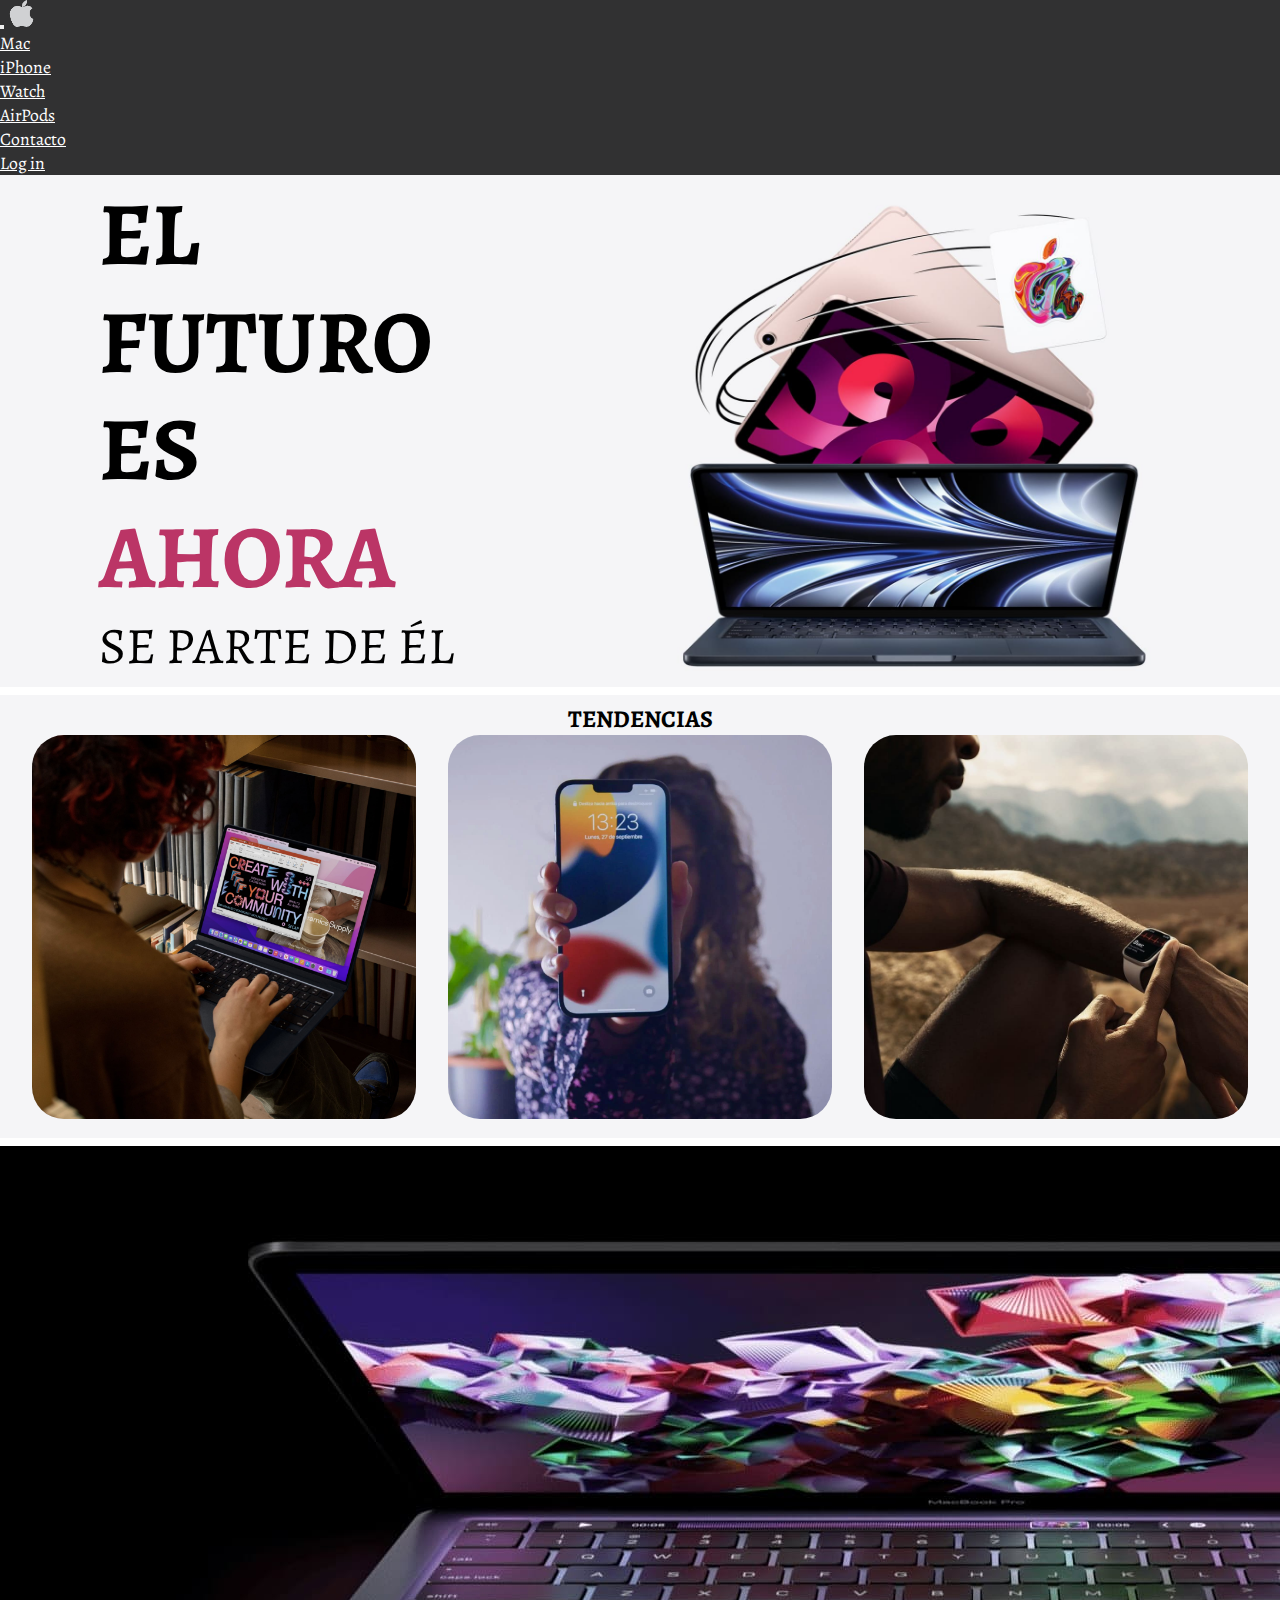
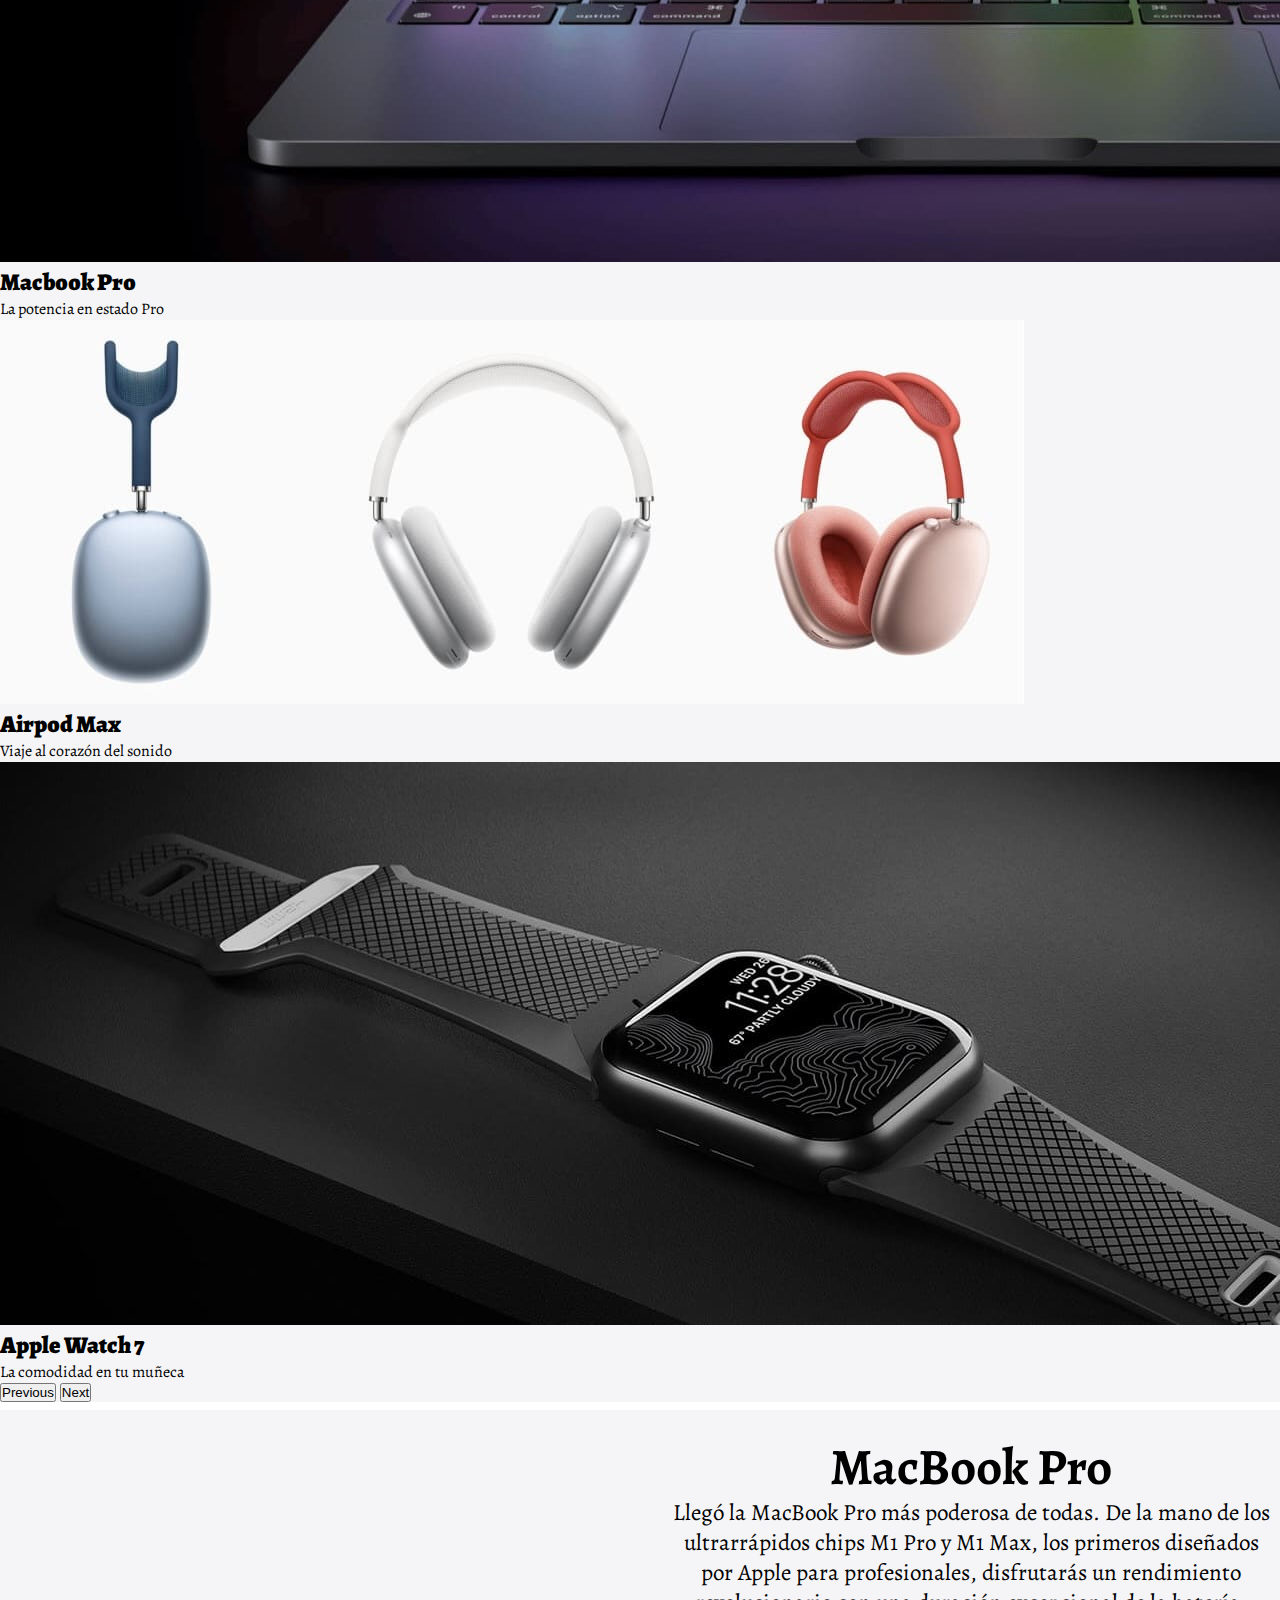
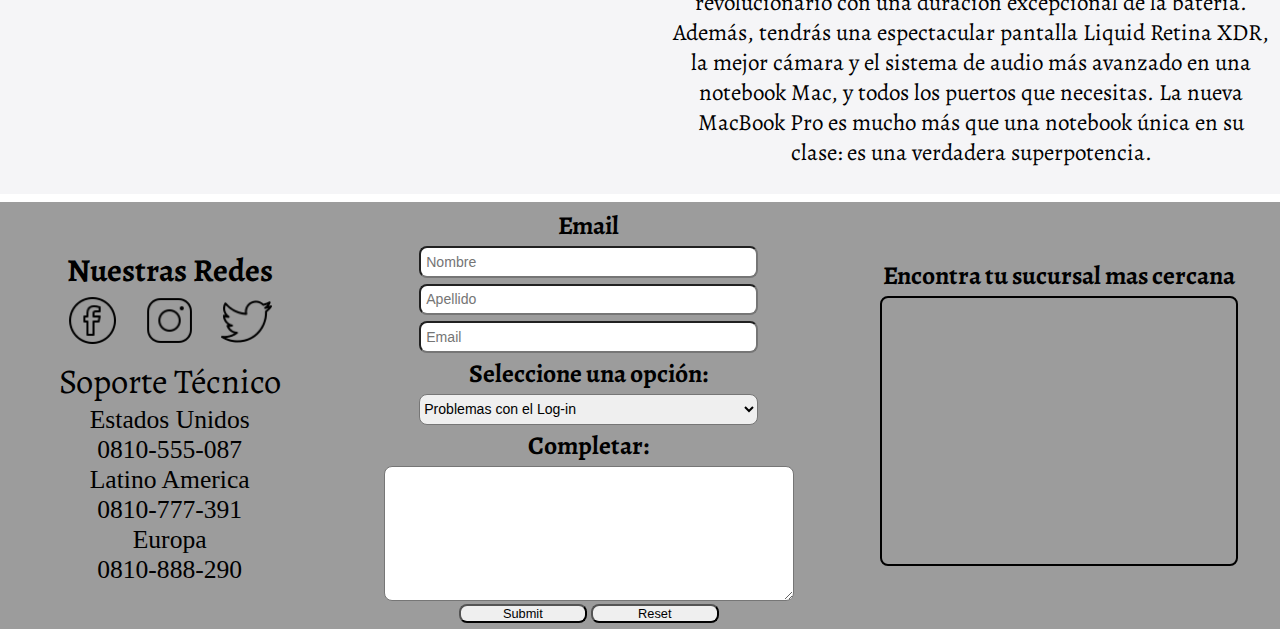
<file: index.html>
<!doctype html>
<html lang="en">

<head>
    <title>Apple - Inicio</title>
    <meta charset="utf-8">
    <meta name="viewport" content="width=device-width, initial-scale=1">
    <link rel="shorcut icon" href="http://assets.stickpng.com/images/580b57fcd9996e24bc43c516.png">
    <link href="https://cdn.jsdelivr.net/npm/bootstrap@5.2.0/dist/css/bootstrap.min.css" rel="stylesheet"
        integrity="sha384-gH2yIJqKdNHPEq0n4Mqa/HGKIhSkIHeL5AyhkYV8i59U5AR6csBvApHHNl/vI1Bx" crossorigin="anonymous">
    <link rel="stylesheet" href="./css/style.css">
    <meta name="keywords" content="Apple, Tecnologia, Airpods, iPhone, MacBook, Watch, Comunidad Apple">
    <meta name="description" content="En nuestra tienda encontraras lo ultimo en tecnologia digital, con la calidad y garantia que ofrece Apple.">
</head>

<body>
    <h1 class="noneh1">Apple Store</h1>
    <!-- INICIO NAVBAR -->
    <header class="sticky-top">
        <nav class="navbar navbar-expand-md nav-color navbar-dark shadow-sm">
            <div class="container-fluid">
                <button class="navbar-toggler border-0" type="button" data-bs-toggle="collapse"
                    data-bs-target="#navbarTogglerDemo03" aria-controls="navbarTogglerDemo03" aria-expanded="false"
                    aria-label="Toggle navigation">
                    <span class="navbar-toggler-icon"></span>
                </button>
                <a href="./index.html">
                    <img class="logo" src="./img/logo.png" alt="Logo Apple" />
                </a>
                <div class="collapse navbar-collapse" id="navbarTogglerDemo03">
                    <ul class="navbar-nav me-auto mb-lg-0">
                        <li class="nav-item">
                            <a class="nav-link active" aria-current="page" href="./pages/mac.html">Mac</a>
                        </li>
                        <li class="nav-item">
                            <a class="nav-link active" aria-current="page" href="./pages/iphone.html">iPhone</a>
                        </li>
                        <li class="nav-item">
                            <a class="nav-link active" aria-current="page" href="./pages/watch.html">Watch</a>
                        </li>
                        <li class="nav-item">
                            <a class="nav-link active" aria-current="page" href="./pages/airpods.html">AirPods</a>
                        </li>
                        <li class="nav-item">
                            <a class="nav-link active" aria-current="page" href="#Contacto">Contacto</a>
                        </li>
                        <li class="nav-item">
                            <a class="nav-link active" aria-current="page" href="./pages/log-in.html">Log in</a>
                        </li>
                    </ul>
                </div>
            </div>
        </nav>
    </header>
    <!-- FIN NAVBAR -->
    <main>
        <!-- INICIO BANNER -->
        <div class="banner">
            <div class="tituloBanner">
                <h2 class="textoPrincipal">EL FUTURO ES <br> <span class="colorLila">AHORA</span></h2>
                <h2>SE PARTE DE ÉL</h2>
            </div>
            <div class="imgBanner">
                <img src="./img/Banner.jpeg" alt="Productos" class="imgBanner">
            </div>
        </div>
        <!-- FIN BANNER -->
        <!-- INICIO SECTION 1 -->
        <section class="section1">
            <h2>TENDENCIAS</h2>
            <div class="fotos">
                <a href="./pages/mac.html">
                    <img src="./img/Mac Air.jpeg" alt="Macbook Air" class="tamañoFotos shadow">
                </a>
                <a href="./pages/iphone.html">
                    <img src="./img/iPhone 13.jpeg" alt="iPhone 13" class="tamañoFotos shadow">
                </a>
                <a href="./pages/watch.html">
                    <img src="./img/A Watch 7.jpeg" alt="Apple Watch 7" class="tamañoFotos shadow">
                </a>
            </div>
        </section>
        <!-- FIN SECTION 1 -->
        <!-- INICIO CAROUSEL -->
        <div id="carouselExampleInterval" class="d-none d-sm-block carousel slide  border-bottom border-whiteS"
            data-bs-ride="carousel">
            <div class="carousel-inner">
                <!-- Foto 1 -->
                <div class="carousel-item active" data-bs-interval="5000">
                    <img src="./img/Banner 1.jpeg" class="d-block w-100" alt="Macbook Pro">
                    <div class="carousel-caption d-none d-md-block">
                        <h2 class="fs-1 font-style-h2">Macbook Pro</h2>
                        <p class="fs-4 font-style-p">La potencia en estado Pro</p>
                    </div>
                </div>
                <!-- Foto 2 -->
                <div class="carousel-item" data-bs-interval="5000">
                    <img src="./img/Banner 2.jpeg" class="d-block w-100" alt="Airpod Max">
                    <div class="carousel-caption d-none d-md-block">
                        <h2 class="fs-1 font-style-h2 text-black">Airpod Max</h2>
                        <p class="fs-4 font-style-p text-black">Viaje al corazón del sonido</p>
                    </div>
                </div>
                <!-- Foto 3 -->
                <div class="carousel-item" data-bs-interval="5000">
                    <img src="./img/Banner 3.jpeg" class="d-block w-100" alt="Watch 7">
                    <div class="carousel-caption d-none d-md-block">
                        <h2 class="fs-1 font-style-h2">Apple Watch 7</h2>
                        <p class="fs-4 font-style-p">La comodidad en tu muñeca</p>
                    </div>
                </div>
            </div>
            <button class="carousel-control-prev" type="button" data-bs-target="#carouselExampleInterval"
                data-bs-slide="prev">
                <span class="carousel-control-prev-icon" aria-hidden="true"></span>
                <span class="visually-hidden">Previous</span>
            </button>
            <button class="carousel-control-next" type="button" data-bs-target="#carouselExampleInterval"
                data-bs-slide="next">
                <span class="carousel-control-next-icon" aria-hidden="true"></span>
                <span class="visually-hidden">Next</span>
            </button>
        </div>
        <!-- FIN CAROUSEL -->
        <!-- INICIO SECTION 2 -->
        <section class="section2">
            <div class="textoVideo">
                <h2 class="wow animate__animated animate__backInRight">MacBook Pro</h2>
                <p>Llegó la <span class="colorLila">MacBook Pro</span> más poderosa de todas. De la mano de los
                    ultrarrápidos chips M1 Pro y M1
                    Max, los
                    primeros
                    diseñados por Apple para profesionales, disfrutarás un rendimiento revolucionario con una
                    duración excepcional
                    de la batería. Además, tendrás una espectacular pantalla Liquid Retina XDR, la mejor cámara
                    y el sistema de
                    audio más avanzado en una notebook Mac, y todos los puertos que necesitas. La nueva <span
                        class="colorLila">MacBook
                        Pro</span> es mucho más
                    que
                    una notebook única en su clase: es una verdadera superpotencia.</p>
            </div>
            <div class="contenedorVideo">
                <iframe width="100%" height="100%" src="https://www.youtube.com/embed/YbjANlUzVGg?controls=0"
                    title="YouTube video player" frameborder="0"
                    allow="accelerometer; autoplay; clipboard-write; encrypted-media; gyroscope; picture-in-picture"
                    allowfullscreen>
                </iframe>
            </div>
        </section>
        <!-- FIN SECTION 2 -->

    </main>
    <!-- INICIO FOOTER -->
    <footer class="footer">
        <!-- REDES SOCIALES Y TELEFONO-->
        <div class="socialTelefono">
            <h4 class="tituloRedes">Nuestras Redes</h4>
            <div class="iconSocial">
                <a href="https://es-la.facebook.com/apple/" target="_blank">
                    <img src="./img/Facebook.png" alt="Facebook">
                </a>
                <a href="https://www.instagram.com/apple/?hl=es-la" target="_blank">
                    <img src="./img/Instagram.png" alt="Instagram">
                </a>
                <a href="https://twitter.com/apple" target="_blank">
                    <img src="./img/Twitter.png" alt="Twitter">
                </a>
            </div>
            <div class="telefono">
                <h4 id="Contacto">Soporte Técnico</h4>
                <p>Estados Unidos<br>0810-555-087</p>
                <p>Latino America<br>0810-777-391</p>
                <p>Europa<br>0810-888-290</p>
            </div>
        </div>
        <!-- FIN REDES SOCIALES Y TELEFONO-->
        <!-- INICIO EMAIL -->
        <div class="email">
            <h4 class="subtitulo-email">Email</h4>
            <form action="#" method="get" class="formulario">
                <input class="caja-email" type="text" name="Nombre" placeholder="Nombre" required />
                <input class="caja-email" type="text" name="Apellido" placeholder="Apellido" required />
                <input class="caja-email" type="email" name="Email" placeholder="Email" required />
                <label class="subtitulo-email" for="consulta">Seleccione una opción:</label>
                <select class="caja-email" name="consulta" required>
                    <option value="Problemas_con_el_log-in">Problemas con el Log-in</option>
                    <option value="Reparacion">Reparar un equipo</option>
                    <option value="Garantia">Garantia</option>
                    <option value="Otro">Otro</option>
                </select>
                <label class="subtitulo-email" for="comentario">Completar:</label>
                <textarea name="comentario" cols="30" rows="5" placeholder="Breve reseña de su consulta" required
                    class="marginTop">
                    </textarea>
                <!-- BOTONES -->
                <div class="boton">
                    <input type="submit">
                    <input type="reset">
                </div>
                <!-- FIN BOTONES -->
            </form>
        </div>
        <!-- FIN EMAIL-->
        <!-- MAPA -->
        <div class="contenedorMapa">
            <h4>Encontra tu sucursal mas cercana</h4>
            <div class="mapa">
                <iframe
                    src="https://www.google.com/maps/embed?pb=!1m18!1m12!1m3!1d3022.42233098887!2d-73.97919068474411!3d40.752734979327535!2m3!1f0!2f0!3f0!3m2!1i1024!2i768!4f13.1!3m3!1m2!1s0x89c259018a375afb%3A0x1667f45cbf9b2173!2sApple%20Grand%20Central!5e0!3m2!1ses-419!2sar!4v1658621114405!5m2!1ses-419!2sar"
                    width="100%" height="100%" style="border:2px black solid;" allowfullscreen="" loading="lazy"
                    referrerpolicy="no-referrer-when-downgrade">
                </iframe>
            </div>
        </div>
        <!-- FIN MAPA -->
    </footer>
    <!-- FIN FOOTER -->

    <script src="https://cdn.jsdelivr.net/npm/bootstrap@5.2.0/dist/js/bootstrap.bundle.min.js"
        integrity="sha384-A3rJD856KowSb7dwlZdYEkO39Gagi7vIsF0jrRAoQmDKKtQBHUuLZ9AsSv4jD4Xa"
        crossorigin="anonymous"></script>
</body>

</html>
</file>
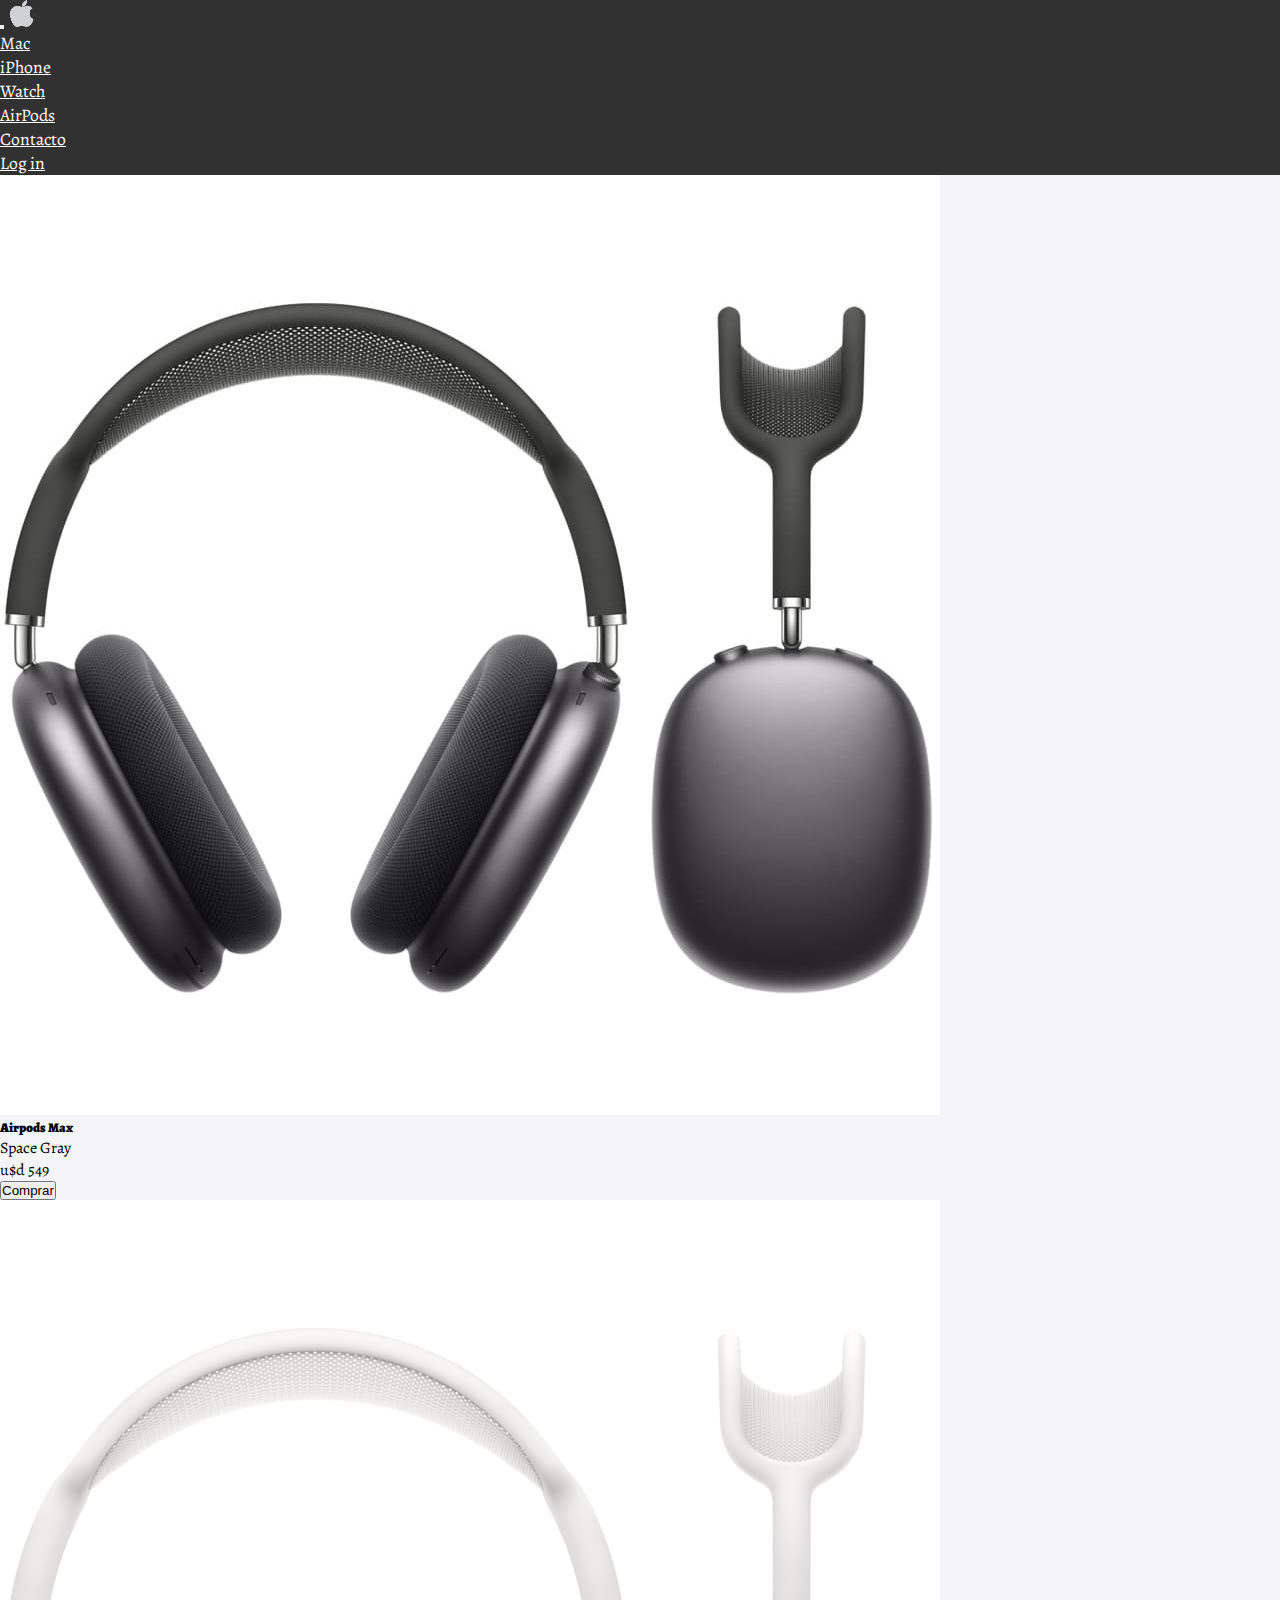
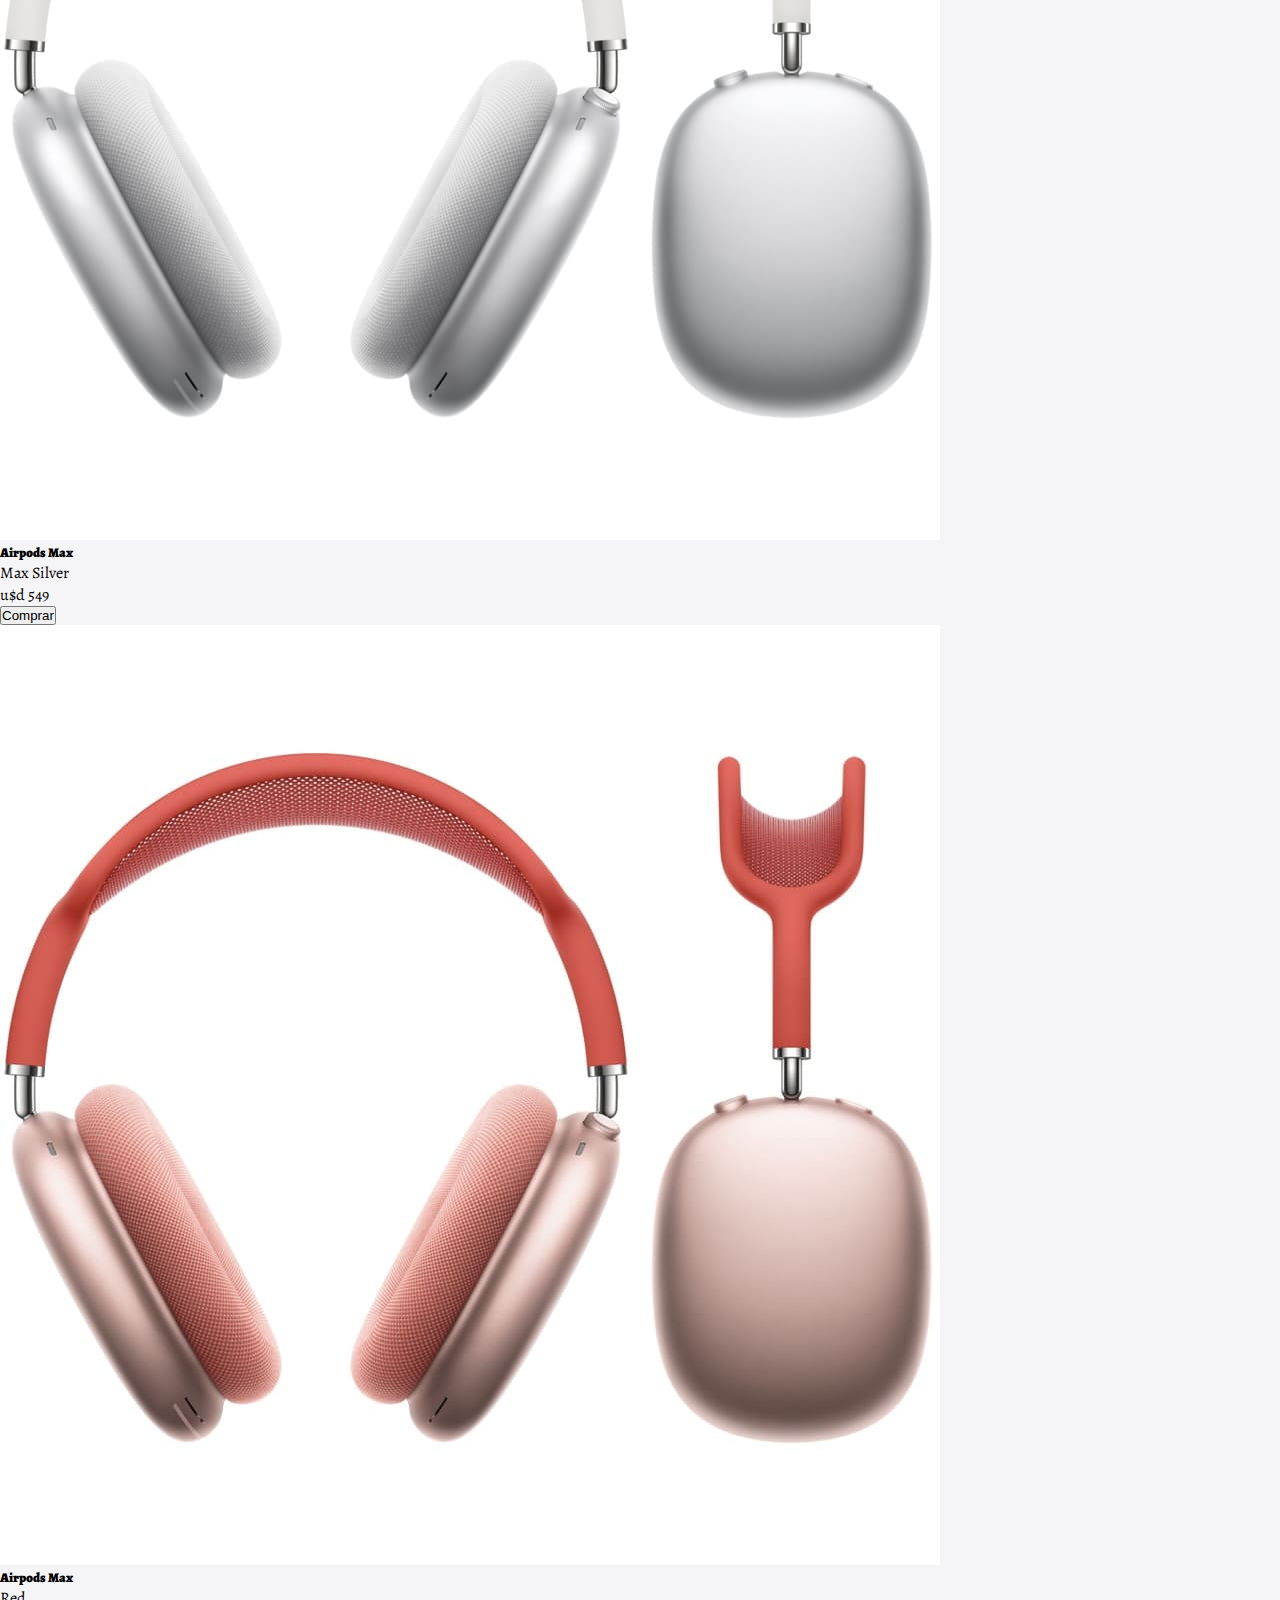
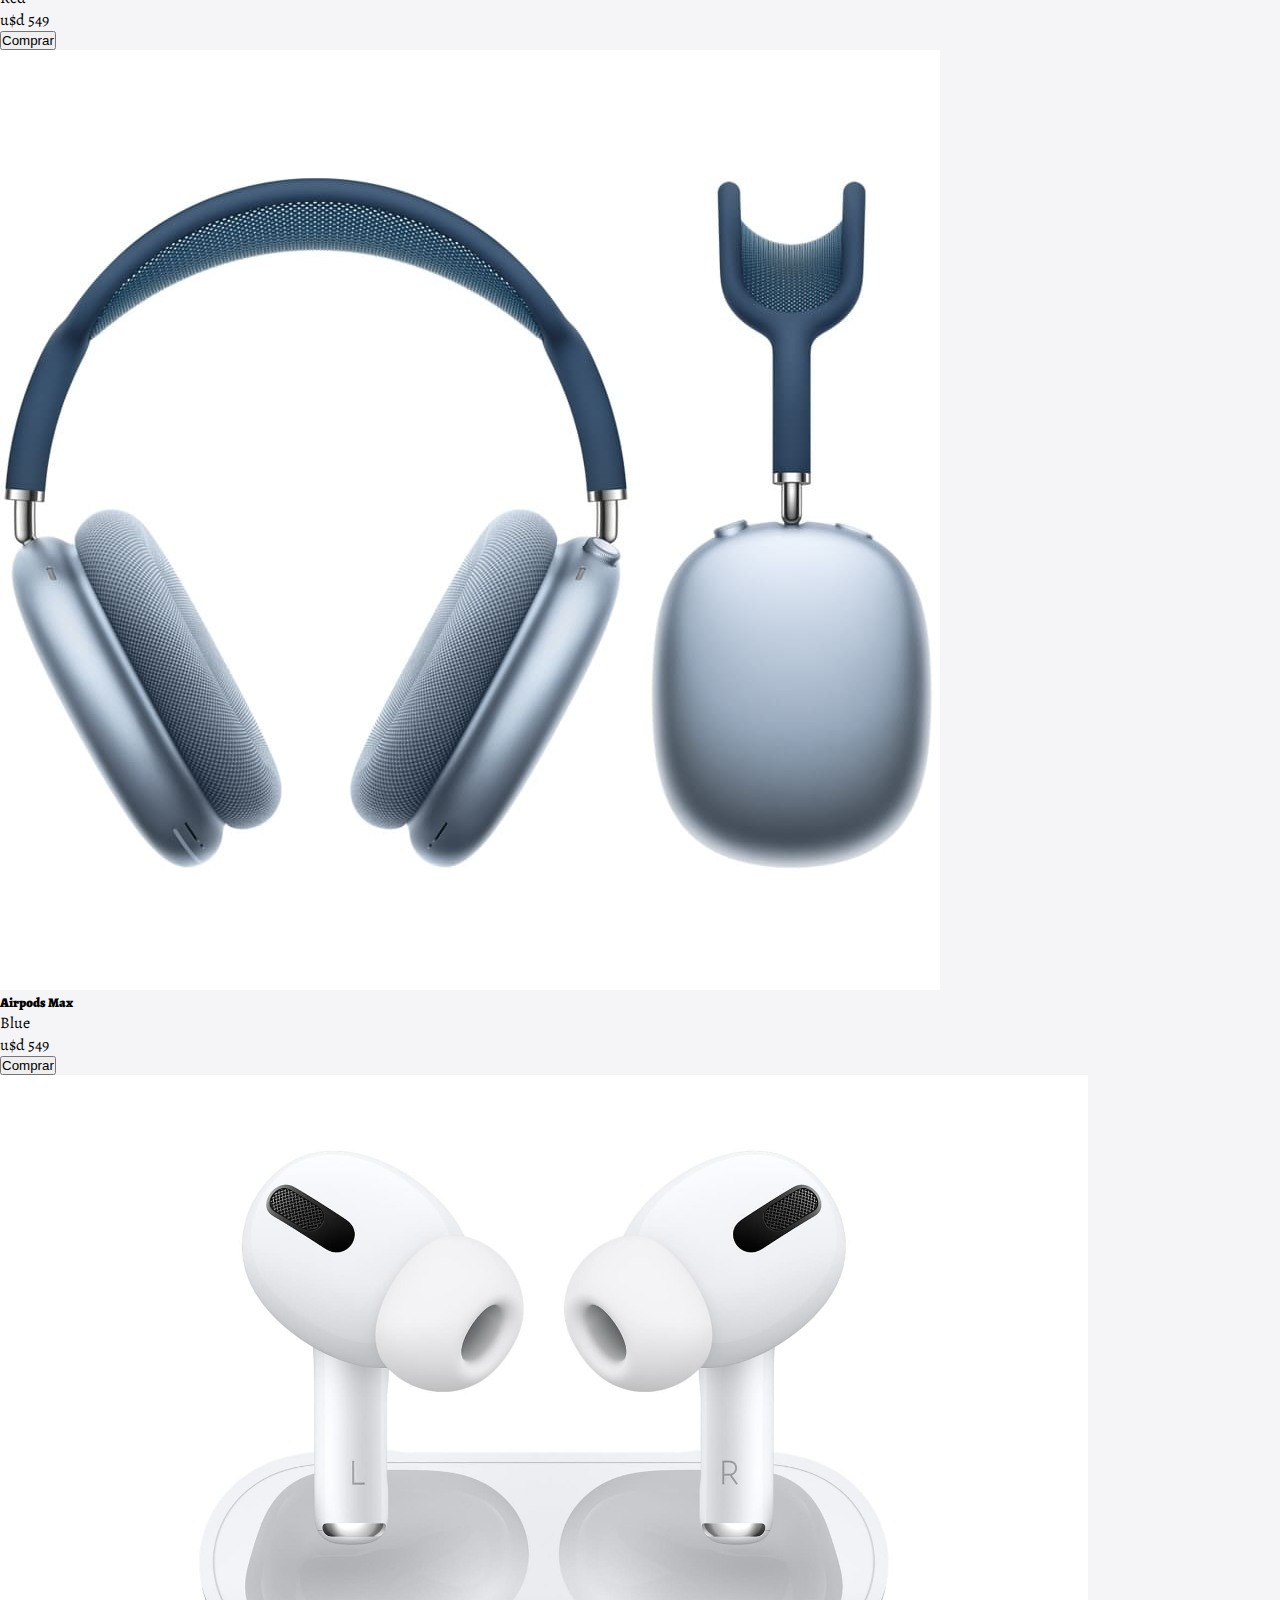
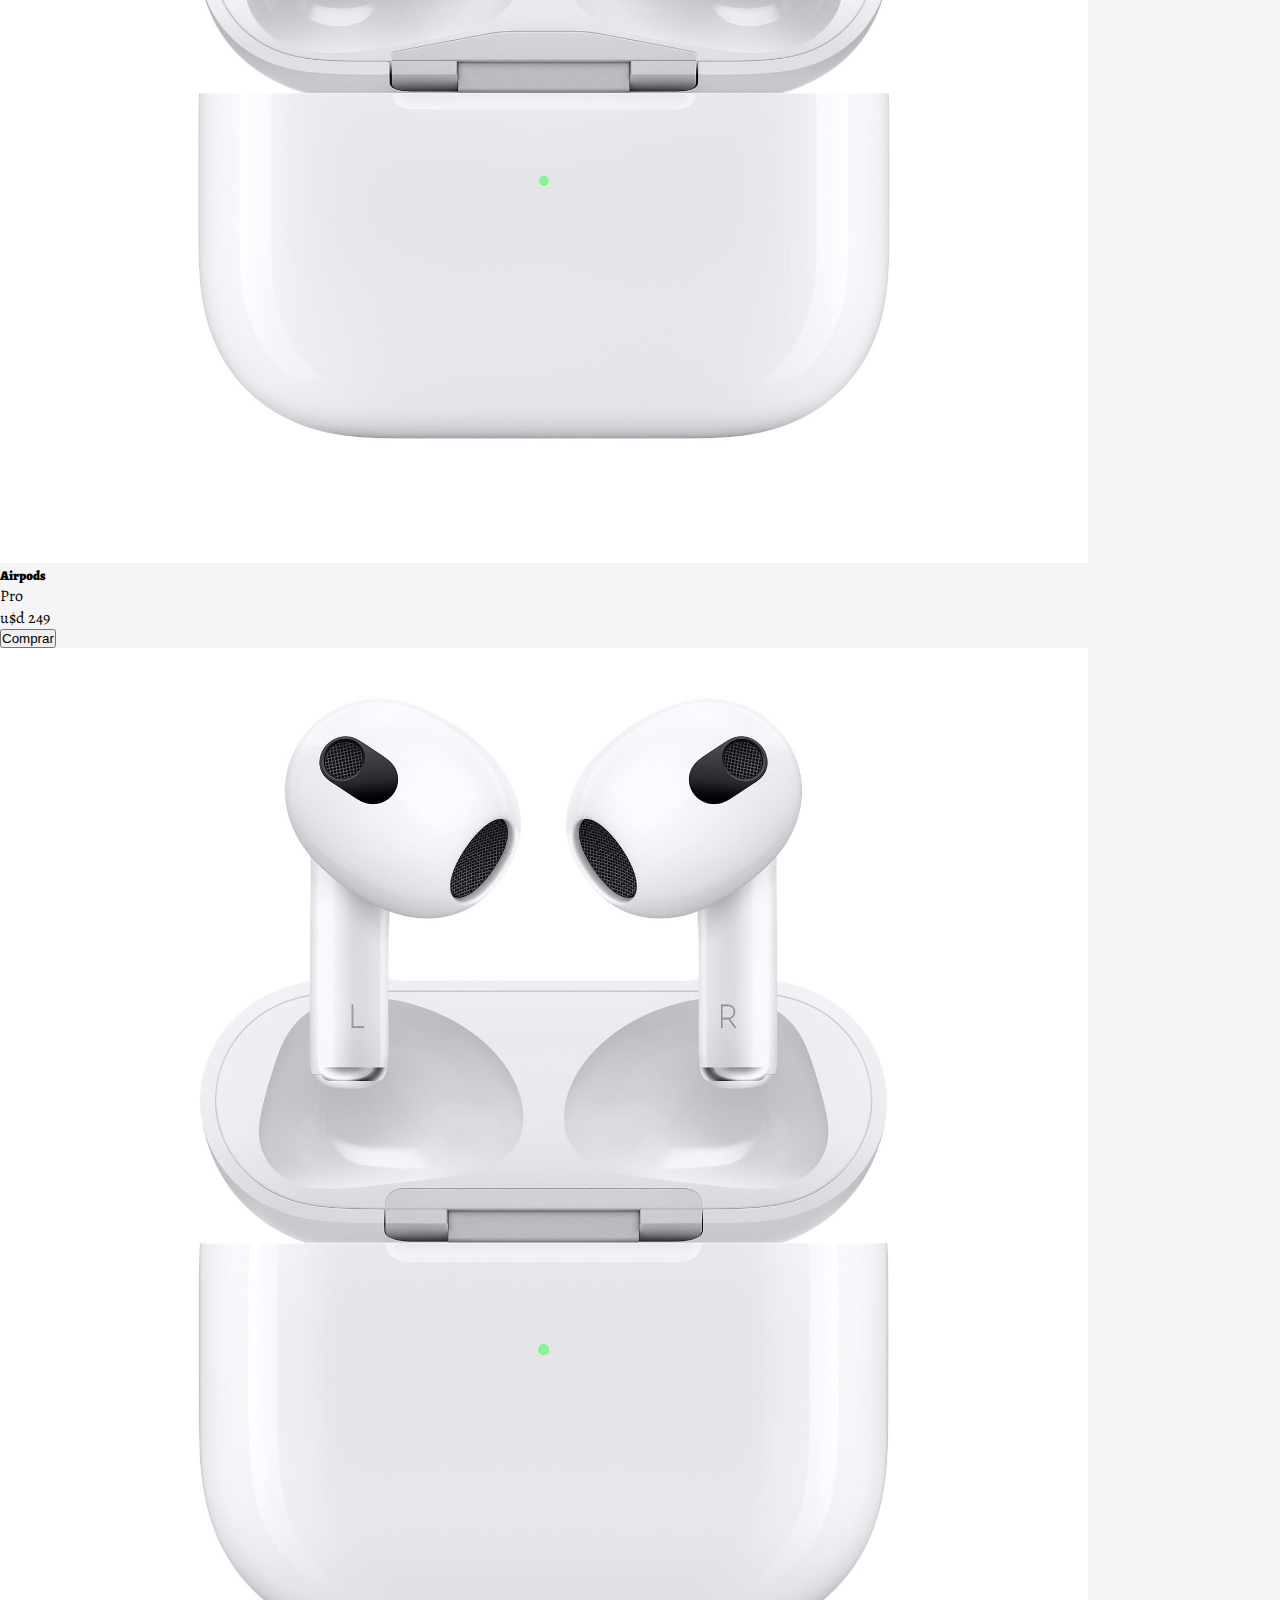
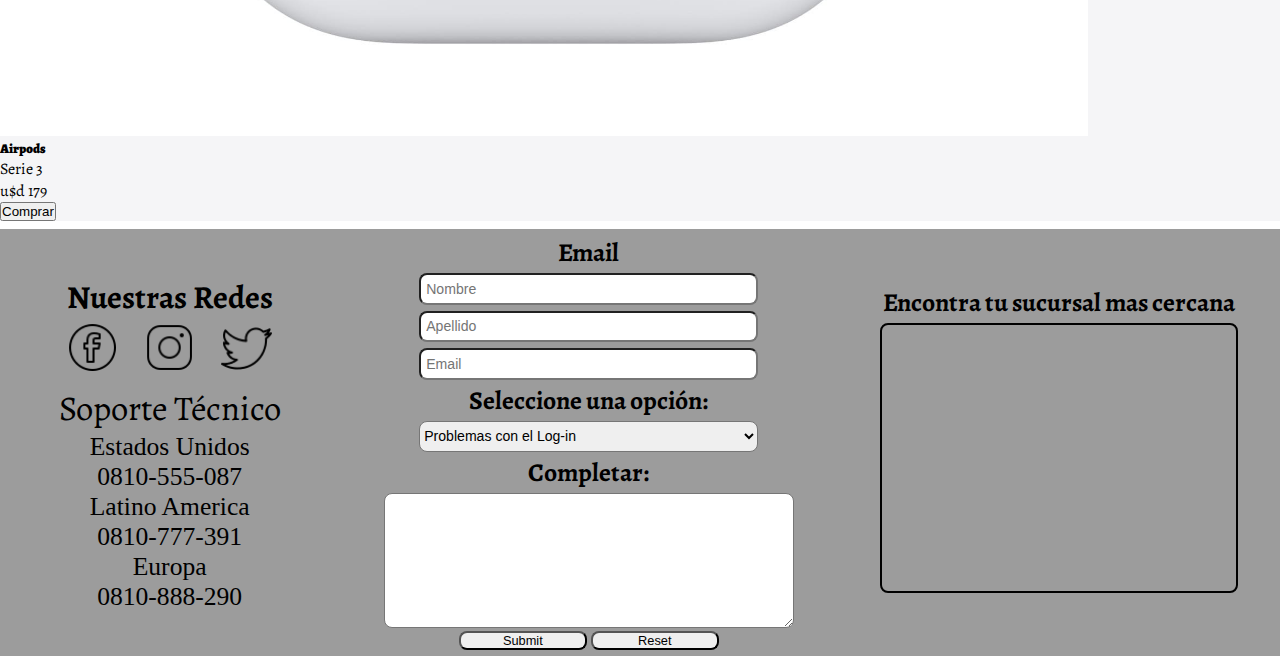
<file: pages/airpods.html>
<!doctype html>
<html lang="en">

<head>
    <title>Apple - Airpods</title>
    <meta charset="utf-8">
    <meta name="viewport" content="width=device-width, initial-scale=1">
    <link rel="shorcut icon" href="http://assets.stickpng.com/images/580b57fcd9996e24bc43c516.png">
    <link href="https://cdn.jsdelivr.net/npm/bootstrap@5.2.0/dist/css/bootstrap.min.css" rel="stylesheet"
        integrity="sha384-gH2yIJqKdNHPEq0n4Mqa/HGKIhSkIHeL5AyhkYV8i59U5AR6csBvApHHNl/vI1Bx" crossorigin="anonymous">
    <link rel="stylesheet" href="../css/style.css">
    <meta name="keywords" content="Apple, Airpod, Auriculares, Inalambrico, Musica">
    <meta name="description"
        content="Disfruta la Musica a otro nivel con los auricualres de Apple, busca el que mejor se adapte a tu estilo.">
</head>

<body>
    <h1 class="noneh1">Airpod</h1>
    <!-- Inicio Navbar -->
    <header class="sticky-top">
        <nav class="navbar navbar-expand-md nav-color navbar-dark shadow-sm mb-3">
            <div class="container-fluid">
                <button class="navbar-toggler border-0" type="button" data-bs-toggle="collapse"
                    data-bs-target="#navbarTogglerDemo03" aria-controls="navbarTogglerDemo03" aria-expanded="false"
                    aria-label="Toggle navigation">
                    <span class="navbar-toggler-icon"></span>
                </button>
                <a href="../index.html">
                    <img class="logo" src="../img/logo.png" alt="Logo Apple" />
                </a>
                <div class="collapse navbar-collapse" id="navbarTogglerDemo03">
                    <ul class="navbar-nav me-auto mb-lg-0">
                        <li class="nav-item">
                            <a class="nav-link active" aria-current="page" href="./mac.html">Mac</a>
                        </li>
                        <li class="nav-item">
                            <a class="nav-link active" aria-current="page" href="./iphone.html">iPhone</a>
                        </li>
                        <li class="nav-item">
                            <a class="nav-link active" aria-current="page" href="./watch.html">Watch</a>
                        </li>
                        <li class="nav-item">
                            <a class="nav-link active" aria-current="page" href="./airpods.html">AirPods</a>
                        </li>
                        <li class="nav-item">
                            <a class="nav-link active" aria-current="page" href="#Contacto">Contacto</a>
                        </li>
                        <li class="nav-item">
                            <a class="nav-link active" aria-current="page" href="./log-in.html">Log in</a>
                        </li>
                    </ul>
                </div>
            </div>
        </nav>
    </header>
    <!-- Fin Navbar -->
    <!-- Inicio Main -->
    <main class="main">
        <div class="container text-center">
            <div class="row">
                <!-- Inicio Foto 1 -->
                <div class="col-lg-6">
                    <div class="card mb-3 shadow" style="max-width: 100%;">
                        <div class="row g-0">
                            <div class="col-md-6">
                                <img src="../img/AirpodsMax Space Gray.jpeg" class="img-fluid rounded-start tamaño-foto"
                                    alt="Airpods Max Space Gray">
                            </div>
                            <div class="col-md-6">
                                <div class="card-body">
                                    <h5 class="card-title fs-1">Airpods Max</h5>
                                    <p class="mb-1 card-text fs-3">Space Gray</p>
                                    <p class="mb-2 fs-3">u$d 549</p>
                                    <button type="button" class="btn btn-secondary shadow">Comprar</button>
                                </div>
                            </div>
                        </div>
                    </div>
                </div>
                <!-- Fin Foto 1 -->
                <!-- Inicio Foto 2 -->
                <div class="col-lg-6">
                    <div class="card mb-3 shadow" style="max-width: 100%;">
                        <div class="row g-0">
                            <div class="col-md-6">
                                <img src="../img/AirpodsMax Silver.jpeg" class="img-fluid rounded-start tamaño-foto"
                                    alt="Airpods Max Silver">
                            </div>
                            <div class="col-md-6">
                                <div class="card-body">
                                    <h5 class="card-title fs-1">Airpods Max</h5>
                                    <p class="mb-1 card-text fs-3">Max Silver</p>
                                    <p class="mb-2 fs-3">u$d 549</p>
                                    <button type="button" class="btn btn-secondary shadow">Comprar</button>
                                </div>
                            </div>
                        </div>
                    </div>
                </div>
                <!-- Fin Foto 2 -->
            </div>
        </div>
        <div class="container text-center">
            <div class="row">
                <!-- Inicio Foto 3 -->
                <div class="col-lg-6">
                    <div class="card mb-3 shadow" style="max-width: 100%;">
                        <div class="row g-0">
                            <div class="col-md-6">
                                <img src="../img/AirpodsMax Red.jpeg" class="img-fluid rounded-start tamaño-foto"
                                    alt="Airpods Max Red">
                            </div>
                            <div class="col-md-6">
                                <div class="card-body">
                                    <h5 class="card-title fs-1">Airpods Max</h5>
                                    <p class="mb-1 card-text fs-3">Red</p>
                                    <p class="mb-2 fs-3">u$d 549</p>
                                    <button type="button" class="btn btn-secondary shadow">Comprar</button>
                                </div>
                            </div>
                        </div>
                    </div>
                </div>
                <!-- Fin Foto 3 -->
                <!-- Inicio Foto 4 -->
                <div class="col-lg-6">
                    <div class="card mb-3 shadow" style="max-width: 100%;">
                        <div class="row g-0">
                            <div class="col-md-6">
                                <img src="../img/AirpodsMax Blue.jpeg" class="img-fluid rounded-start tamaño-foto"
                                    alt="Airpods Max Blue">
                            </div>
                            <div class="col-md-6">
                                <div class="card-body">
                                    <h5 class="card-title fs-1">Airpods Max</h5>
                                    <p class="mb-1 card-text fs-3">Blue</p>
                                    <p class="mb-2 fs-3">u$d 549</p>
                                    <button type="button" class="btn btn-secondary shadow">Comprar</button>
                                </div>
                            </div>
                        </div>
                    </div>
                </div>
                <!-- Fin Foto 4 -->
            </div>
        </div>
        <div class="container text-center">
            <div class="row">
                <!-- Inicio Foto 5 -->
                <div class="col-lg-6">
                    <div class="card mb-3 shadow" style="max-width: 100%;">
                        <div class="row g-0">
                            <div class="col-md-6">
                                <img src="../img/AirpodsPro.jpeg" class="img-fluid rounded-start tamaño-foto"
                                    alt="Airpods Pro">
                            </div>
                            <div class="col-md-6">
                                <div class="card-body">
                                    <h5 class="card-title fs-1">Airpods</h5>
                                    <p class="mb-1 card-text fs-3">Pro</p>
                                    <p class="mb-2 fs-3">u$d 249</p>
                                    <button type="button" class="btn btn-secondary shadow">Comprar</button>
                                </div>
                            </div>
                        </div>
                    </div>
                </div>
                <!-- Fin Foto 5 -->
                <!-- Inicio Foto 6 -->
                <div class="col-lg-6">
                    <div class="card mb-3 shadow" style="max-width: 100%;">
                        <div class="row g-0">
                            <div class="col-md-6">
                                <img src="../img/Airpods 3.jpeg" class="img-fluid rounded-start tamaño-foto"
                                    alt="Airpod 3">
                            </div>
                            <div class="col-md-6">
                                <div class="card-body">
                                    <h5 class="card-title fs-1">Airpods</h5>
                                    <p class="mb-1 card-text fs-3">Serie 3</p>
                                    <p class="mb-2 fs-3">u$d 179</p>
                                    <button type="button" class="btn btn-secondary shadow">Comprar</button>
                                </div>
                            </div>
                        </div>
                    </div>
                </div>
                <!-- Fin Foto 6 -->
            </div>
        </div>
    </main>
    <!-- Fin Main -->
    <!-- INICIO FOOTER -->
    <footer class="footer">
        <!-- REDES SOCIALES Y TELEFONO-->
        <div class="socialTelefono">
            <h4 class="tituloRedes">Nuestras Redes</h4>
            <div class="iconSocial">
                <a href="https://es-la.facebook.com/apple/" target="_blank">
                    <img src="../img/Facebook.png" alt="Facebook">
                </a>
                <a href="https://www.instagram.com/apple/?hl=es-la" target="_blank">
                    <img src="../img/Instagram.png" alt="Instagram">
                </a>
                <a href="https://twitter.com/apple" target="_blank">
                    <img src="../img/Twitter.png" alt="Twitter">
                </a>
            </div>
            <div class="telefono">
                <h4 id="Contacto">Soporte Técnico</h4>
                <p>Estados Unidos<br>0810-555-087</p>
                <p>Latino America<br>0810-777-391</p>
                <p>Europa<br>0810-888-290</p>
            </div>
        </div>
        <!-- FIN REDES SOCIALES Y TELEFONO-->
        <!-- INICIO EMAIL -->
        <div class="email">
            <h4 class="subtitulo-email">Email</h4>
            <form action="#" method="get" class="formulario">
                <input class="caja-email" type="text" name="Nombre" placeholder="Nombre" required />
                <input class="caja-email" type="text" name="Apellido" placeholder="Apellido" required />
                <input class="caja-email" type="email" name="Email" placeholder="Email" required />
                <label class="subtitulo-email" for="consulta">Seleccione una opción:</label>
                <select class="caja-email" name="consulta" required>
                    <option value="Problemas_con_el_log-in">Problemas con el Log-in</option>
                    <option value="Reparacion">Reparar un equipo</option>
                    <option value="Garantia">Garantia</option>
                    <option value="Otro">Otro</option>
                </select>
                <label class="subtitulo-email" for="comentario">Completar:</label>
                <textarea name="comentario" cols="30" rows="5" placeholder="Breve reseña de su consulta" required
                    class="marginTop">
                    </textarea>
                <!-- BOTONES -->
                <div class="boton">
                    <input type="submit">
                    <input type="reset">
                </div>
                <!-- FIN BOTONES -->
            </form>
        </div>
        <!-- FIN EMAIL-->
        <!-- MAPA -->
        <div class="contenedorMapa">
            <h4>Encontra tu sucursal mas cercana</h4>
            <div class="mapa">
                <iframe
                    src="https://www.google.com/maps/embed?pb=!1m18!1m12!1m3!1d3022.42233098887!2d-73.97919068474411!3d40.752734979327535!2m3!1f0!2f0!3f0!3m2!1i1024!2i768!4f13.1!3m3!1m2!1s0x89c259018a375afb%3A0x1667f45cbf9b2173!2sApple%20Grand%20Central!5e0!3m2!1ses-419!2sar!4v1658621114405!5m2!1ses-419!2sar"
                    width="100%" height="100%" style="border:2px black solid;" allowfullscreen="" loading="lazy"
                    referrerpolicy="no-referrer-when-downgrade">
                </iframe>
            </div>
        </div>
        <!-- FIN MAPA -->
    </footer>
    <!-- FIN FOOTER -->

    <script src="https://cdn.jsdelivr.net/npm/bootstrap@5.2.0/dist/js/bootstrap.bundle.min.js"
        integrity="sha384-A3rJD856KowSb7dwlZdYEkO39Gagi7vIsF0jrRAoQmDKKtQBHUuLZ9AsSv4jD4Xa"
        crossorigin="anonymous"></script>
</body>

</html>
</file>
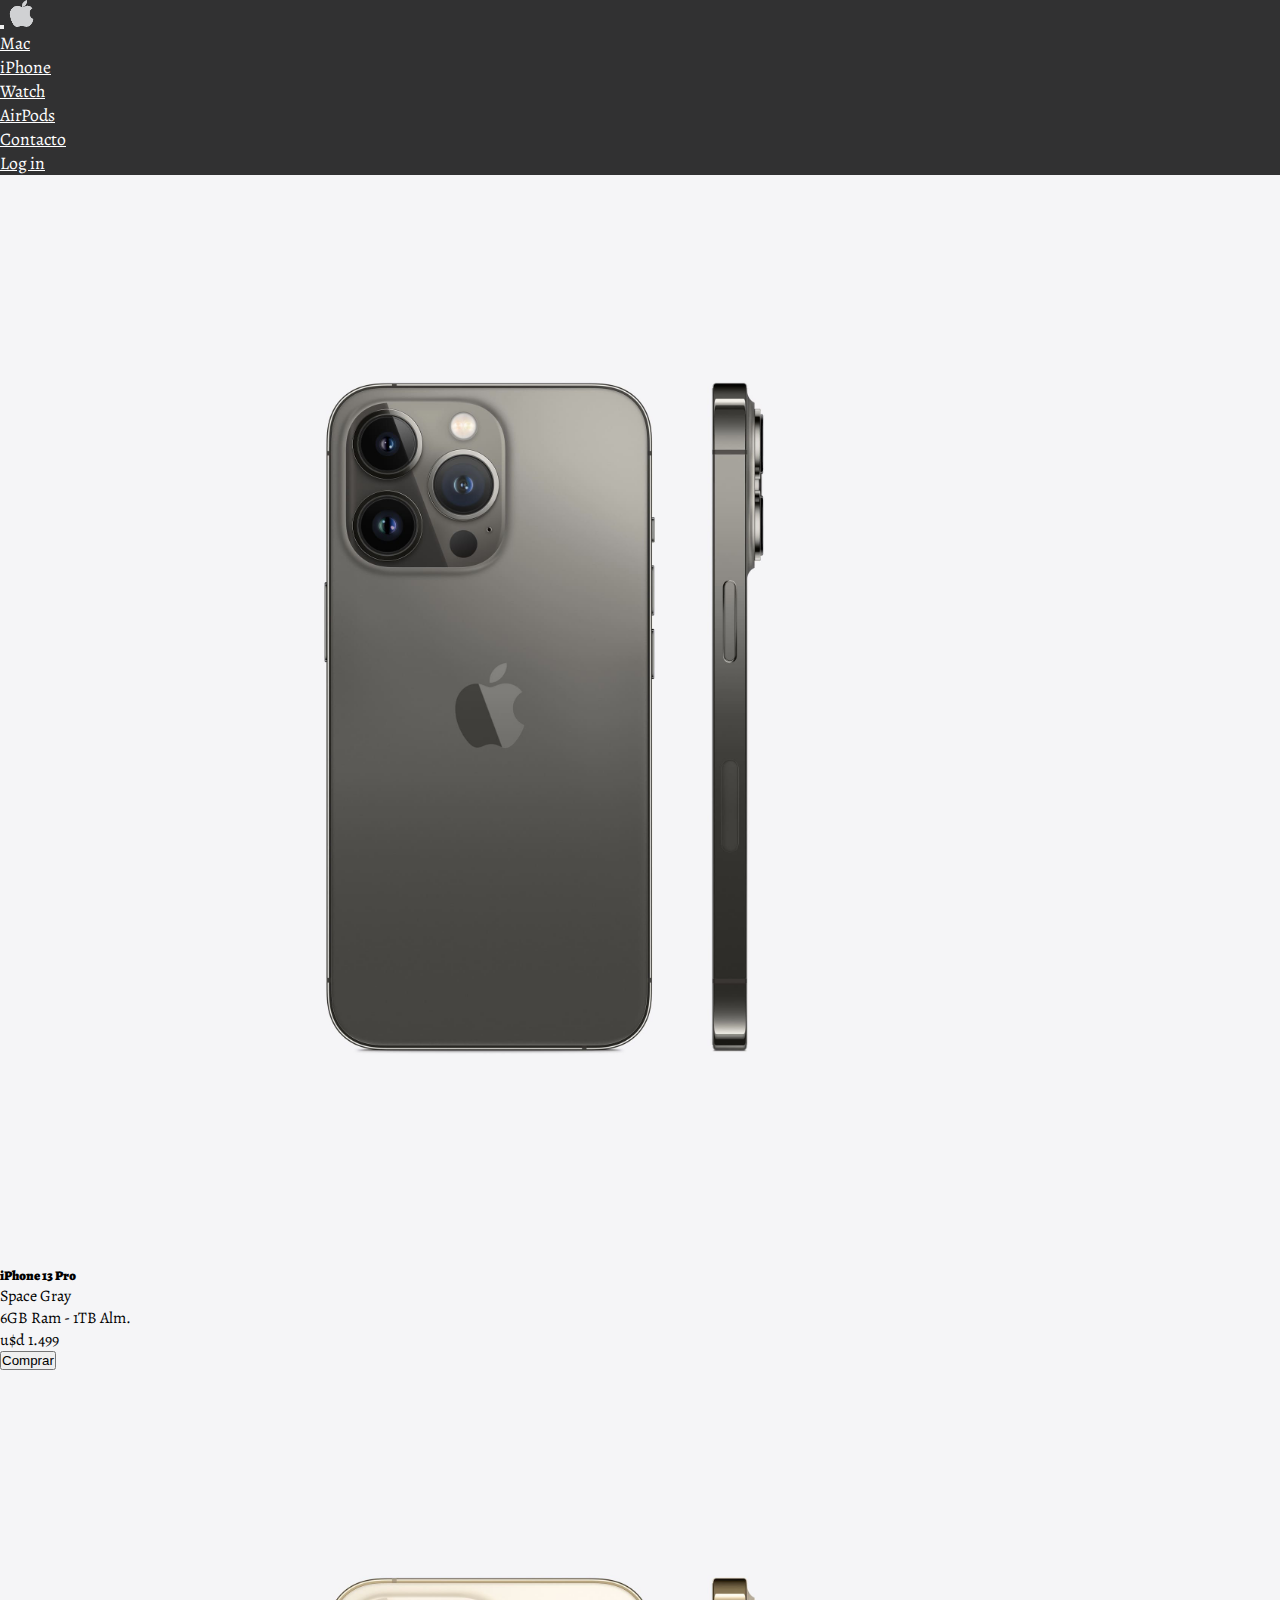
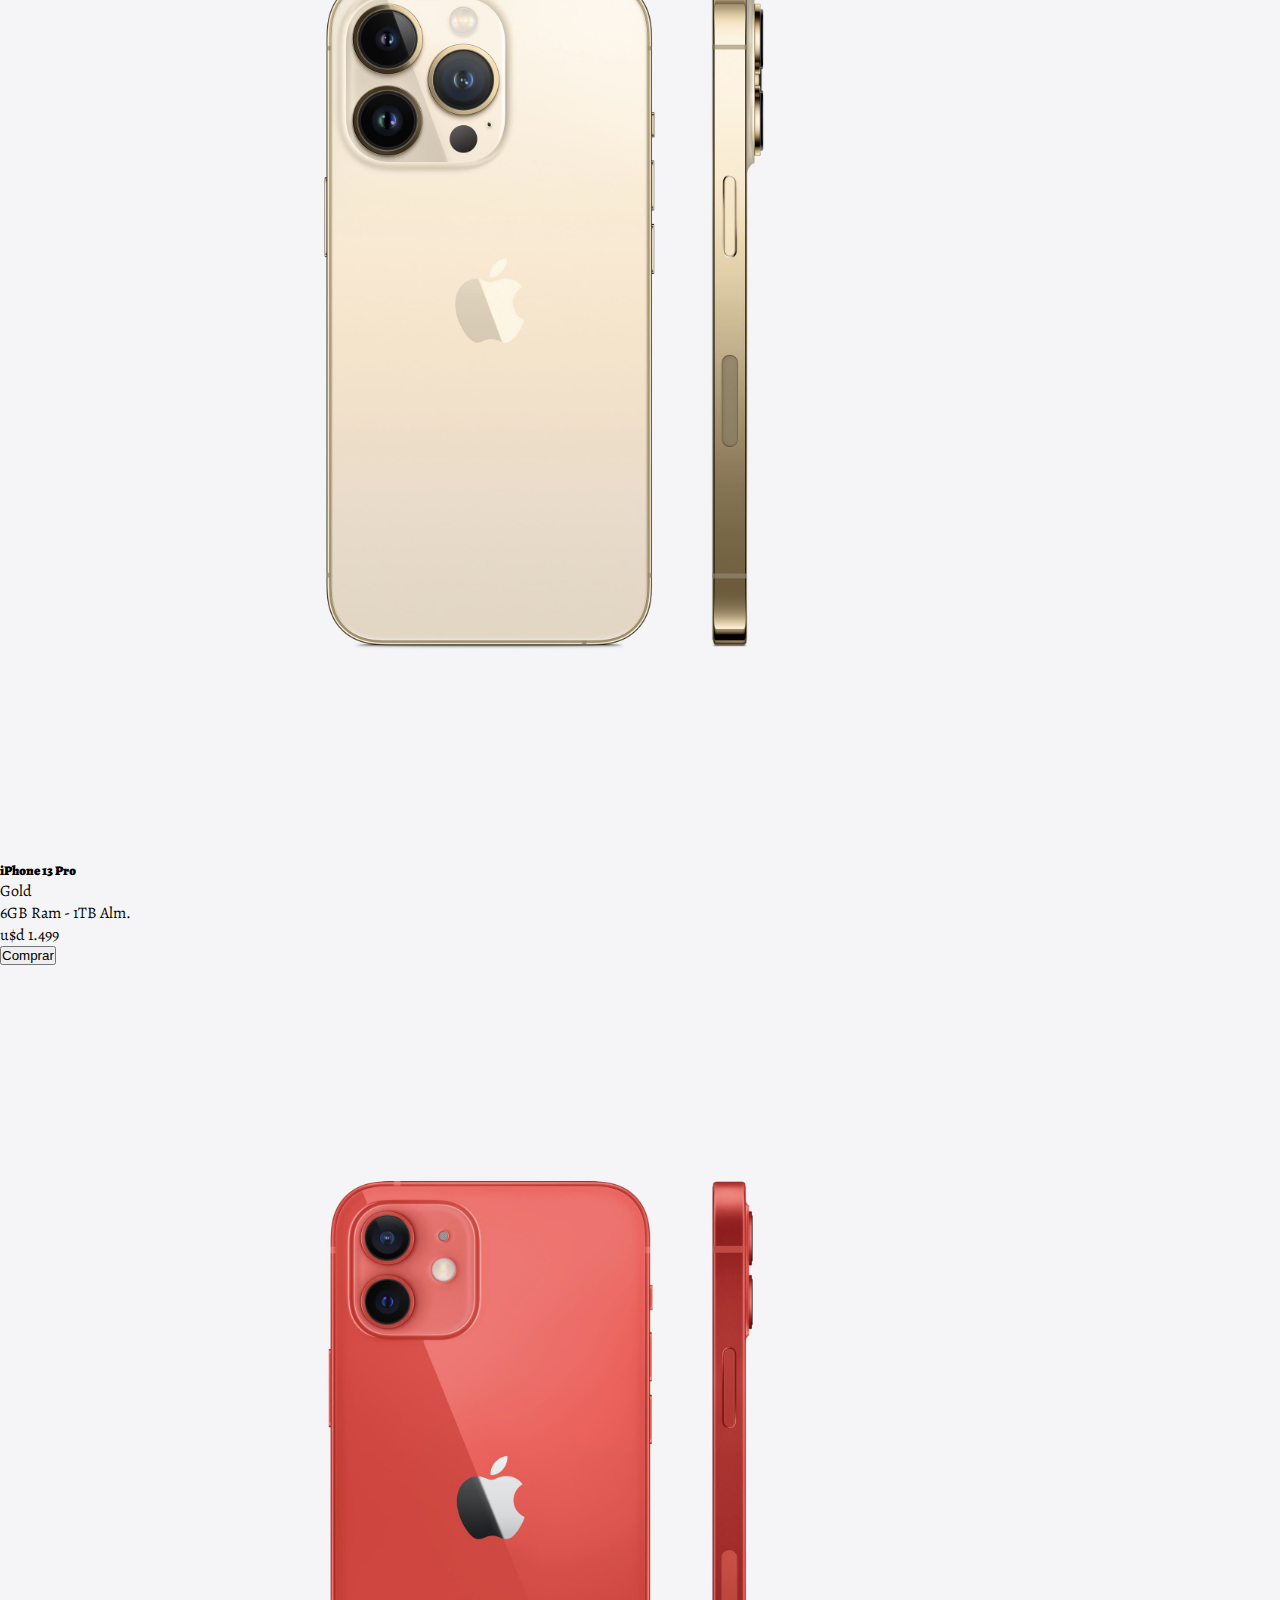
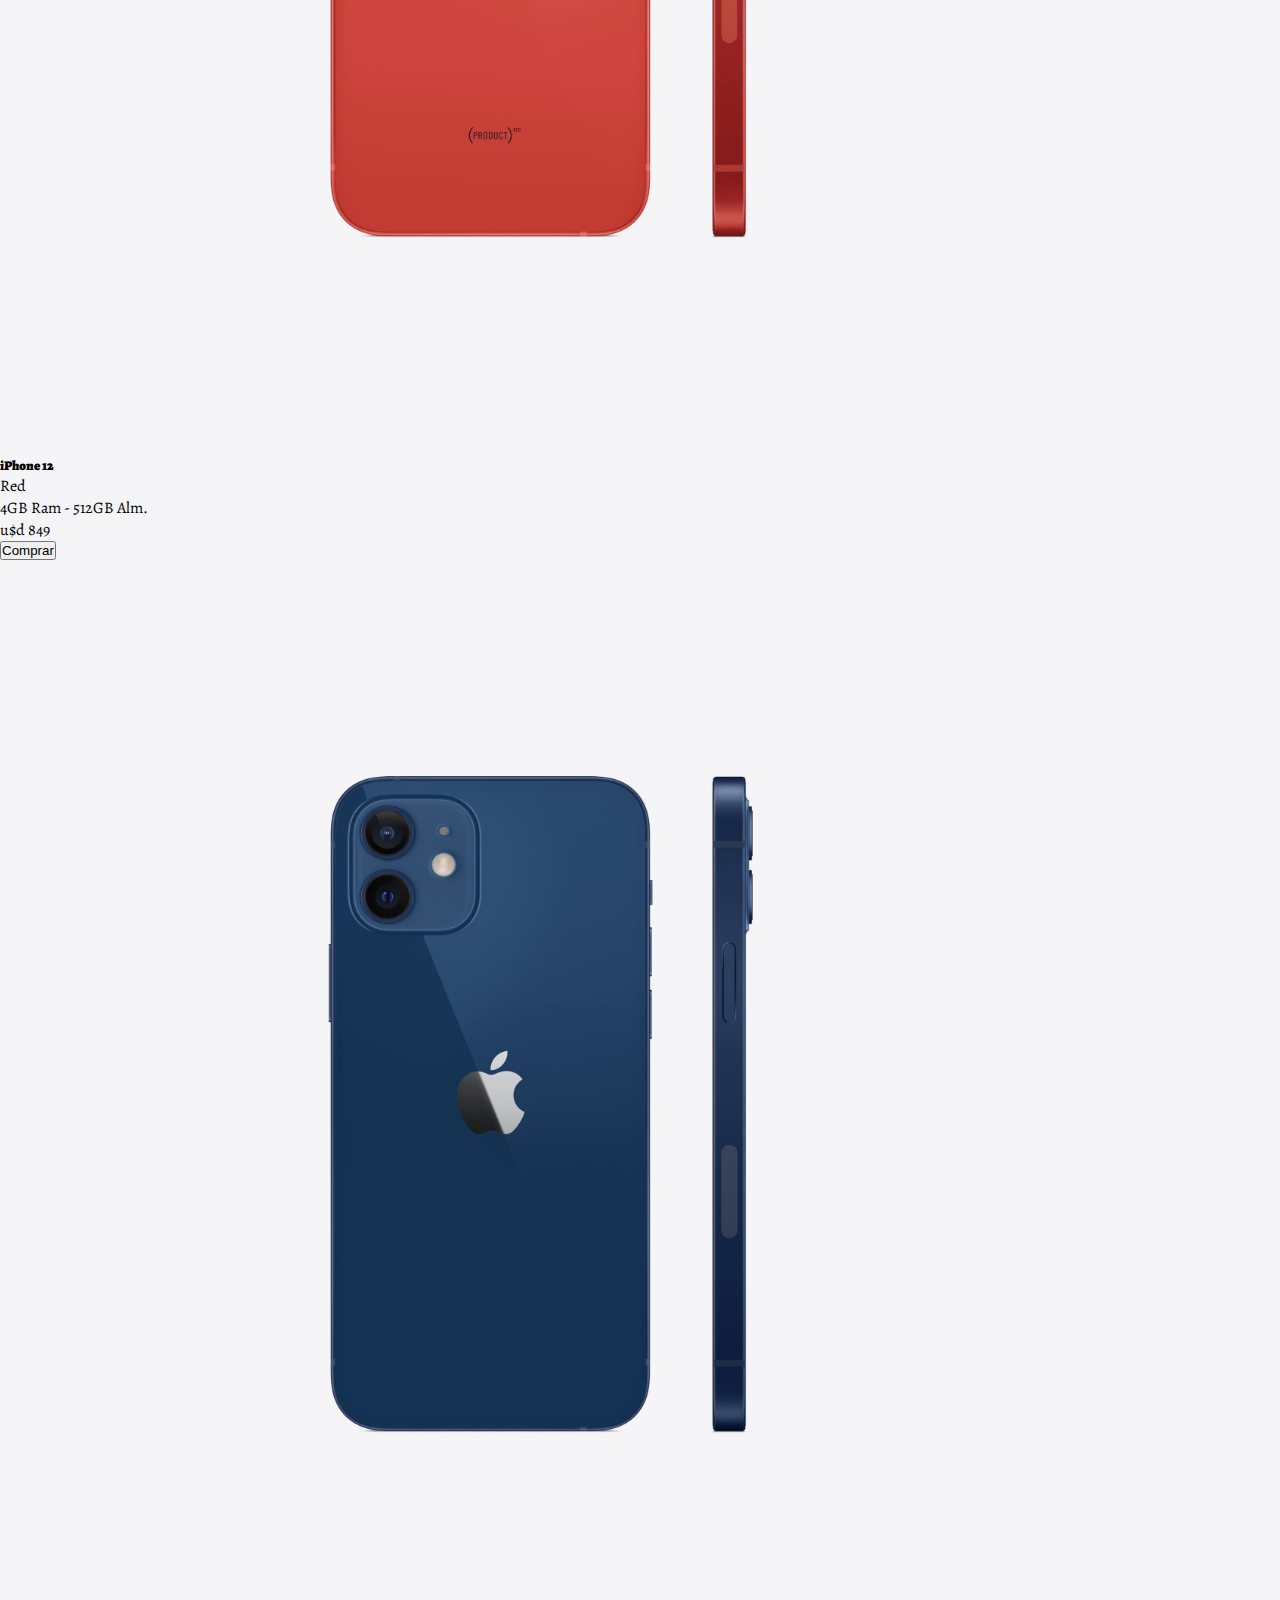
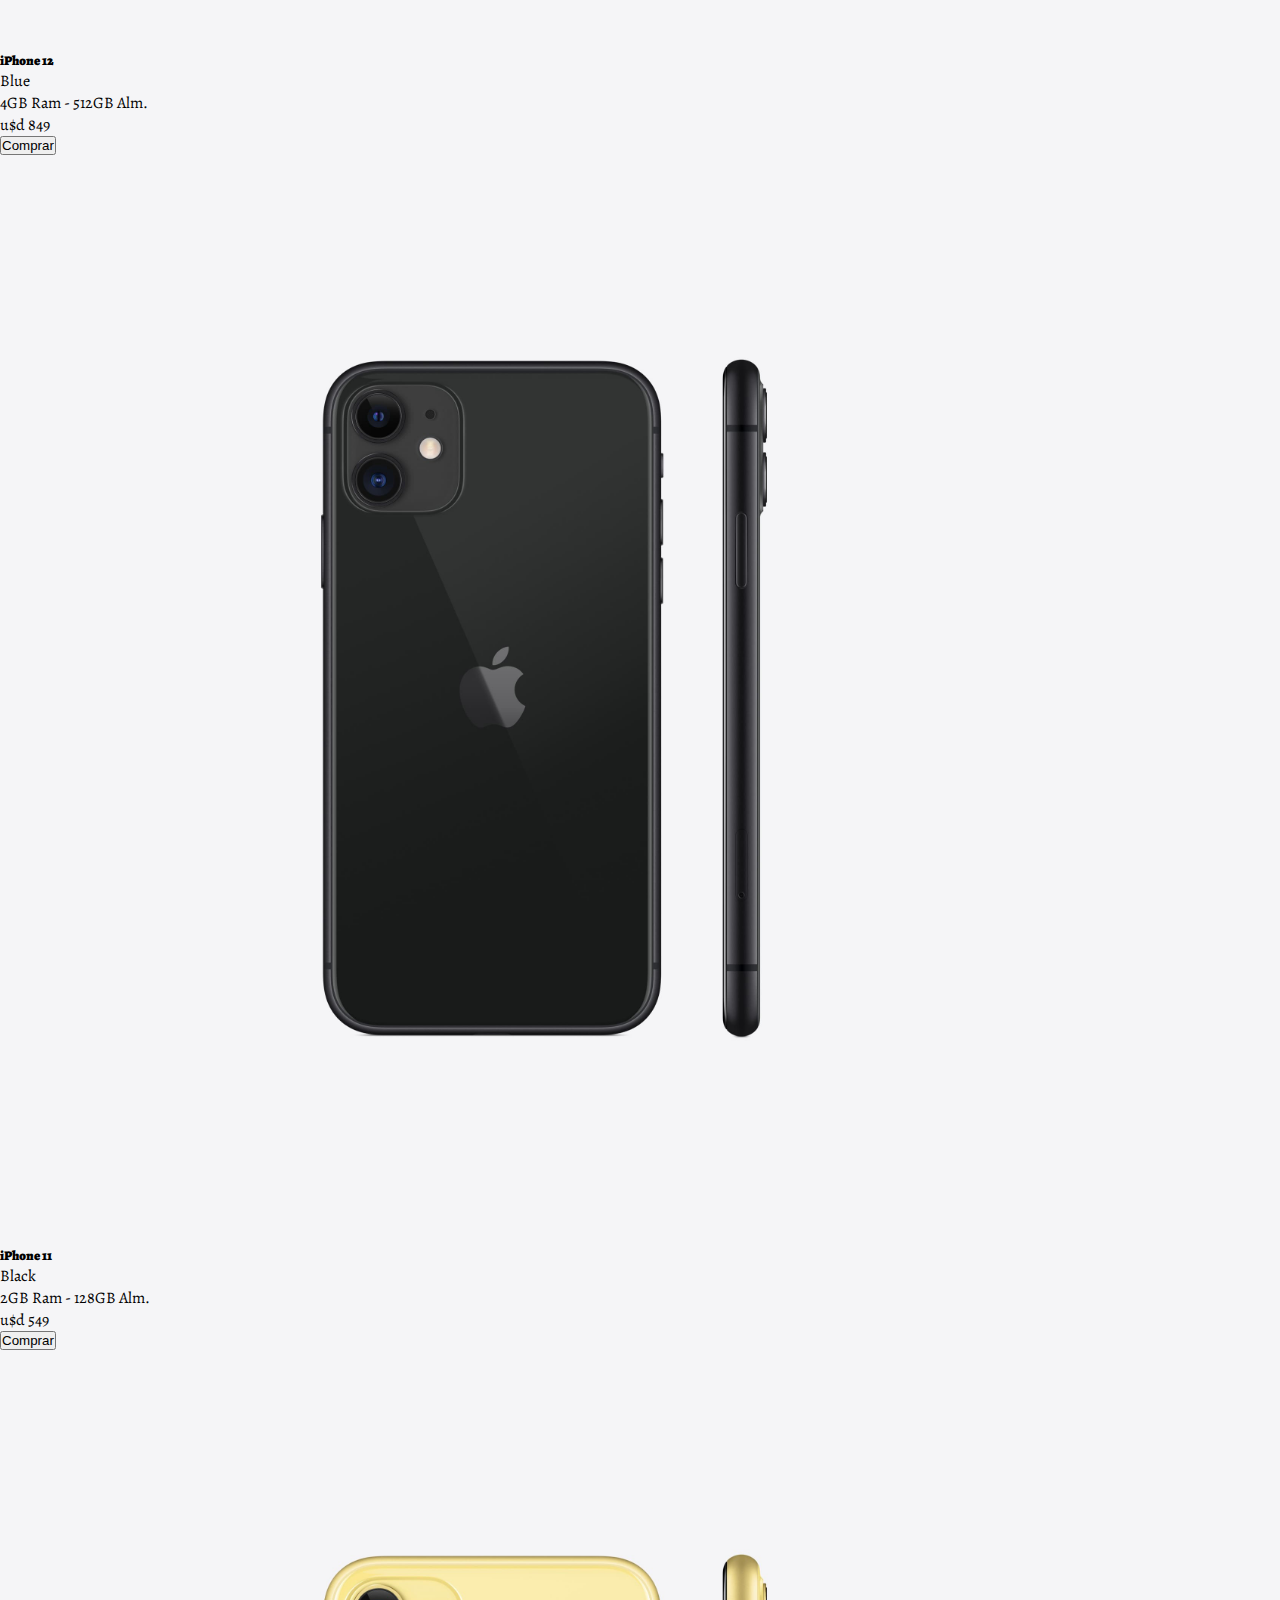
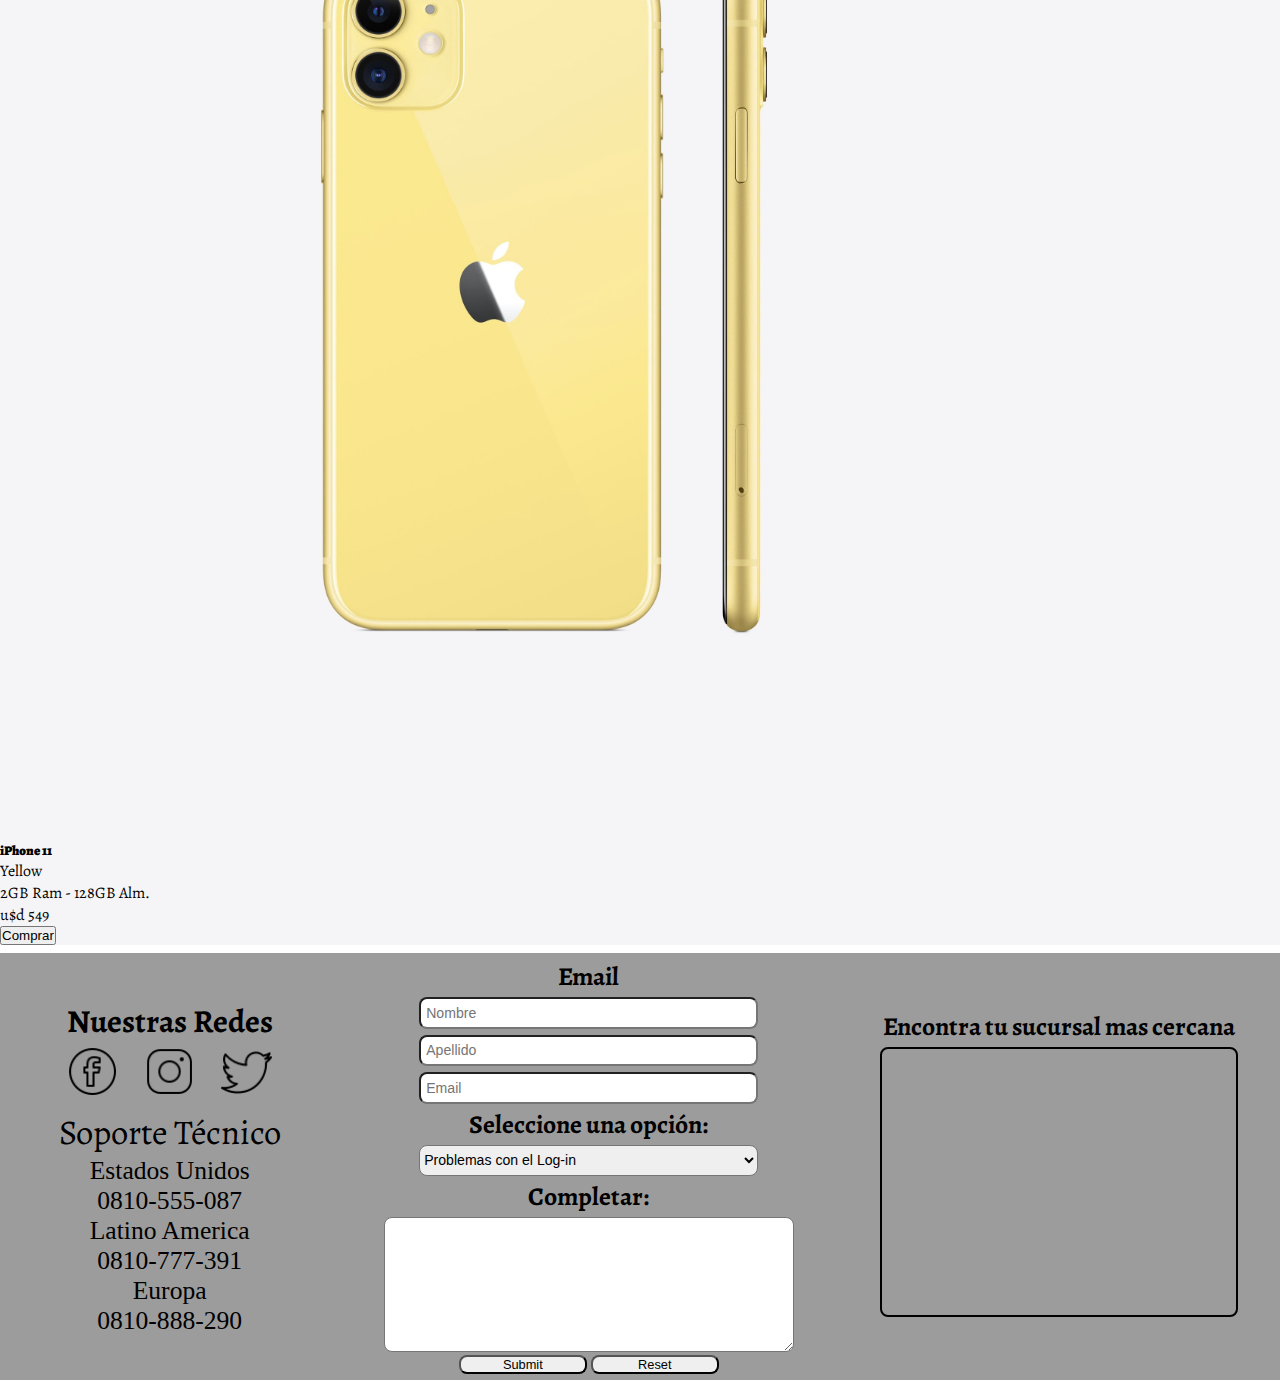
<file: pages/iphone.html>
<!doctype html>
<html lang="en">

<head>
    <title>Apple - iPhone</title>
    <meta charset="utf-8">
    <meta name="viewport" content="width=device-width, initial-scale=1">
    <link rel="shorcut icon" href="http://assets.stickpng.com/images/580b57fcd9996e24bc43c516.png">
    <link href="https://cdn.jsdelivr.net/npm/bootstrap@5.2.0/dist/css/bootstrap.min.css" rel="stylesheet"
        integrity="sha384-gH2yIJqKdNHPEq0n4Mqa/HGKIhSkIHeL5AyhkYV8i59U5AR6csBvApHHNl/vI1Bx" crossorigin="anonymous">
    <link rel="stylesheet" href="../css/style.css">
    <meta name="keywords" content="Apple, iPhone, Celular, Smartphone">
    <meta name="description"
        content="La potencia digital en tu bolsillo, encontra el Smartphone que estabas necesitando.">
</head>

<body>
    <h1 class="noneh1">iPhone</h1>
    <!-- Inicio Navbar -->
    <header class="sticky-top">
        <nav class="navbar navbar-expand-md nav-color navbar-dark shadow-sm mb-3">
            <div class="container-fluid">
                <button class="navbar-toggler border-0" type="button" data-bs-toggle="collapse"
                    data-bs-target="#navbarTogglerDemo03" aria-controls="navbarTogglerDemo03" aria-expanded="false"
                    aria-label="Toggle navigation">
                    <span class="navbar-toggler-icon"></span>
                </button>
                <a href="../index.html">
                    <img class="logo" src="../img/logo.png" alt="Logo Apple" />
                </a>
                <div class="collapse navbar-collapse" id="navbarTogglerDemo03">
                    <ul class="navbar-nav me-auto mb-lg-0">
                        <li class="nav-item">
                            <a class="nav-link active" aria-current="page" href="./mac.html">Mac</a>
                        </li>
                        <li class="nav-item">
                            <a class="nav-link active" aria-current="page" href="./iphone.html">iPhone</a>
                        </li>
                        <li class="nav-item">
                            <a class="nav-link active" aria-current="page" href="./watch.html">Watch</a>
                        </li>
                        <li class="nav-item">
                            <a class="nav-link active" aria-current="page" href="./airpods.html">AirPods</a>
                        </li>
                        <li class="nav-item">
                            <a class="nav-link active" aria-current="page" href="#Contacto">Contacto</a>
                        </li>
                        <li class="nav-item">
                            <a class="nav-link active" aria-current="page" href="./log-in.html">Log in</a>
                        </li>
                    </ul>
                </div>
            </div>
        </nav>
    </header>
    <!-- Fin Navbar -->
    <!-- Inicio Main -->
    <main class="main">
        <div class="container text-center">
            <div class="row">
                <!-- Inicio Foto 1 -->
                <div class="col-lg-6">
                    <div class="card mb-3 shadow" style="max-width: 100%;">
                        <div class="row g-0">
                            <div class="col-md-6">
                                <img src="../img/iPhone13pro Space Gray.jpeg"
                                    class="img-fluid rounded-start tamaño-foto" alt="iPhone 13 Pro Space Gray">
                            </div>
                            <div class="col-md-6">
                                <div class="card-body">
                                    <h5 class="card-title fs-1">iPhone 13 Pro</h5>
                                    <p class="mb-1 card-text fs-3">Space Gray</p>
                                    <p class="mb-1 card-text fs-3">6GB Ram - 1TB Alm.</p>
                                    <p class="mb-2 fs-3">u$d 1.499</p>
                                    <button type="button" class="btn btn-secondary shadow">Comprar</button>
                                </div>
                            </div>
                        </div>
                    </div>
                </div>
                <!-- Fin Foto 1 -->
                <!-- Inicio Foto 2 -->
                <div class="col-lg-6">
                    <div class="card mb-3 shadow" style="max-width: 100%;">
                        <div class="row g-0">
                            <div class="col-md-6">
                                <img src="../img/iPhone13pro Gold.jpeg" class="img-fluid rounded-start tamaño-foto"
                                    alt="iPhone 13 Pro Gold">
                            </div>
                            <div class="col-md-6">
                                <div class="card-body">
                                    <h5 class="card-title fs-1">iPhone 13 Pro</h5>
                                    <p class="mb-1 card-text fs-3">Gold</p>
                                    <p class="mb-1 card-text fs-3">6GB Ram - 1TB Alm.</p>
                                    <p class="mb-2 fs-3">u$d 1.499</p>
                                    <button type="button" class="btn btn-secondary shadow">Comprar</button>
                                </div>
                            </div>
                        </div>
                    </div>
                </div>
                <!-- Fin Foto 2 -->
            </div>
        </div>
        <div class="container text-center">
            <div class="row">
                <!-- Inicio Foto 3 -->
                <div class="col-lg-6">
                    <div class="card mb-3 shadow" style="max-width: 100%;">
                        <div class="row g-0">
                            <div class="col-md-6">
                                <img src="../img/iPhone12 Red.jpeg" class="img-fluid rounded-start tamaño-foto"
                                    alt="iPhone 12 Red">
                            </div>
                            <div class="col-md-6">
                                <div class="card-body">
                                    <h5 class="card-title fs-1">iPhone 12</h5>
                                    <p class="mb-1 card-text fs-3">Red</p>
                                    <p class="mb-1 card-text fs-3">4GB Ram - 512GB Alm.</p>
                                    <p class="mb-2 fs-3">u$d 849</p>
                                    <button type="button" class="btn btn-secondary shadow">Comprar</button>
                                </div>
                            </div>
                        </div>
                    </div>
                </div>
                <!-- Fin Foto 3 -->
                <!-- Inicio Foto 4 -->
                <div class="col-lg-6">
                    <div class="card mb-3 shadow" style="max-width: 100%;">
                        <div class="row g-0">
                            <div class="col-md-6">
                                <img src="../img/iPhone12 Blue .jpeg" class="img-fluid rounded-start tamaño-foto"
                                    alt="iPhone 12 Blue">
                            </div>
                            <div class="col-md-6">
                                <div class="card-body">
                                    <h5 class="card-title fs-1">iPhone 12</h5>
                                    <p class="mb-1 card-text fs-3">Blue</p>
                                    <p class="mb-1 card-text fs-3">4GB Ram - 512GB Alm.</p>
                                    <p class="mb-2 fs-3">u$d 849</p>
                                    <button type="button" class="btn btn-secondary shadow">Comprar</button>
                                </div>
                            </div>
                        </div>
                    </div>
                </div>
                <!-- Fin Foto 4 -->
            </div>
        </div>
        <div class="container text-center">
            <div class="row">
                <!-- Inicio Foto 5 -->
                <div class="col-lg-6">
                    <div class="card mb-3 shadow" style="max-width: 100%;">
                        <div class="row g-0">
                            <div class="col-md-6">
                                <img src="../img/iPhone11 Black.jpeg" class="img-fluid rounded-start tamaño-foto"
                                    alt="iPhone 11 Black">
                            </div>
                            <div class="col-md-6">
                                <div class="card-body">
                                    <h5 class="card-title fs-1">iPhone 11</h5>
                                    <p class="mb-1 card-text fs-3">Black</p>
                                    <p class="mb-1 card-text fs-3">2GB Ram - 128GB Alm.</p>
                                    <p class="mb-2 fs-3">u$d 549</p>
                                    <button type="button" class="btn btn-secondary shadow">Comprar</button>
                                </div>
                            </div>
                        </div>
                    </div>
                </div>
                <!-- Fin Foto 5 -->
                <!-- Inicio Foto 6 -->
                <div class="col-lg-6">
                    <div class="card mb-3 shadow" style="max-width: 100%;">
                        <div class="row g-0">
                            <div class="col-md-6">
                                <img src="../img/iPhone11 Yellow.jpeg" class="img-fluid rounded-start tamaño-foto"
                                    alt="iPhone 11 Yellow">
                            </div>
                            <div class="col-md-6">
                                <div class="card-body">
                                    <h5 class="card-title fs-1">iPhone 11</h5>
                                    <p class="mb-1 card-text fs-3"> Yellow</p>
                                    <p class="mb-1 card-text fs-3">2GB Ram - 128GB Alm.</p>
                                    <p class="mb-2 fs-3">u$d 549</p>
                                    <button type="button" class="btn btn-secondary shadow">Comprar</button>
                                </div>
                            </div>
                        </div>
                    </div>
                </div>
                <!-- Fin Foto 6 -->
            </div>
        </div>
    </main>
    <!-- Fin Main -->
    <!-- INICIO FOOTER -->
    <footer class="footer">
        <!-- REDES SOCIALES Y TELEFONO-->
        <div class="socialTelefono">
            <h4 class="tituloRedes">Nuestras Redes</h4>
            <div class="iconSocial">
                <a href="https://es-la.facebook.com/apple/" target="_blank">
                    <img src="../img/Facebook.png" alt="Facebook">
                </a>
                <a href="https://www.instagram.com/apple/?hl=es-la" target="_blank">
                    <img src="../img/Instagram.png" alt="Instagram">
                </a>
                <a href="https://twitter.com/apple" target="_blank">
                    <img src="../img/Twitter.png" alt="Twitter">
                </a>
            </div>
            <div class="telefono">
                <h4 id="Contacto">Soporte Técnico</h4>
                <p>Estados Unidos<br>0810-555-087</p>
                <p>Latino America<br>0810-777-391</p>
                <p>Europa<br>0810-888-290</p>
            </div>
        </div>
        <!-- FIN REDES SOCIALES Y TELEFONO-->
        <!-- INICIO EMAIL -->
        <div class="email">
            <h4 class="subtitulo-email">Email</h4>
            <form action="#" method="get" class="formulario">
                <input class="caja-email" type="text" name="Nombre" placeholder="Nombre" required />
                <input class="caja-email" type="text" name="Apellido" placeholder="Apellido" required />
                <input class="caja-email" type="email" name="Email" placeholder="Email" required />
                <label class="subtitulo-email" for="consulta">Seleccione una opción:</label>
                <select class="caja-email" name="consulta" required>
                    <option value="Problemas_con_el_log-in">Problemas con el Log-in</option>
                    <option value="Reparacion">Reparar un equipo</option>
                    <option value="Garantia">Garantia</option>
                    <option value="Otro">Otro</option>
                </select>
                <label class="subtitulo-email" for="comentario">Completar:</label>
                <textarea name="comentario" cols="30" rows="5" placeholder="Breve reseña de su consulta" required
                    class="marginTop">
                    </textarea>
                <!-- BOTONES -->
                <div class="boton">
                    <input type="submit">
                    <input type="reset">
                </div>
                <!-- FIN BOTONES -->
            </form>
        </div>
        <!-- FIN EMAIL-->
        <!-- MAPA -->
        <div class="contenedorMapa">
            <h4>Encontra tu sucursal mas cercana</h4>
            <div class="mapa">
                <iframe
                    src="https://www.google.com/maps/embed?pb=!1m18!1m12!1m3!1d3022.42233098887!2d-73.97919068474411!3d40.752734979327535!2m3!1f0!2f0!3f0!3m2!1i1024!2i768!4f13.1!3m3!1m2!1s0x89c259018a375afb%3A0x1667f45cbf9b2173!2sApple%20Grand%20Central!5e0!3m2!1ses-419!2sar!4v1658621114405!5m2!1ses-419!2sar"
                    width="100%" height="100%" style="border:2px black solid;" allowfullscreen="" loading="lazy"
                    referrerpolicy="no-referrer-when-downgrade">
                </iframe>
            </div>
        </div>
        <!-- FIN MAPA -->
    </footer>
    <!-- FIN FOOTER -->
    
    <script src="https://cdn.jsdelivr.net/npm/bootstrap@5.2.0/dist/js/bootstrap.bundle.min.js"
        integrity="sha384-A3rJD856KowSb7dwlZdYEkO39Gagi7vIsF0jrRAoQmDKKtQBHUuLZ9AsSv4jD4Xa"
        crossorigin="anonymous"></script>
</body>

</html>
</file>
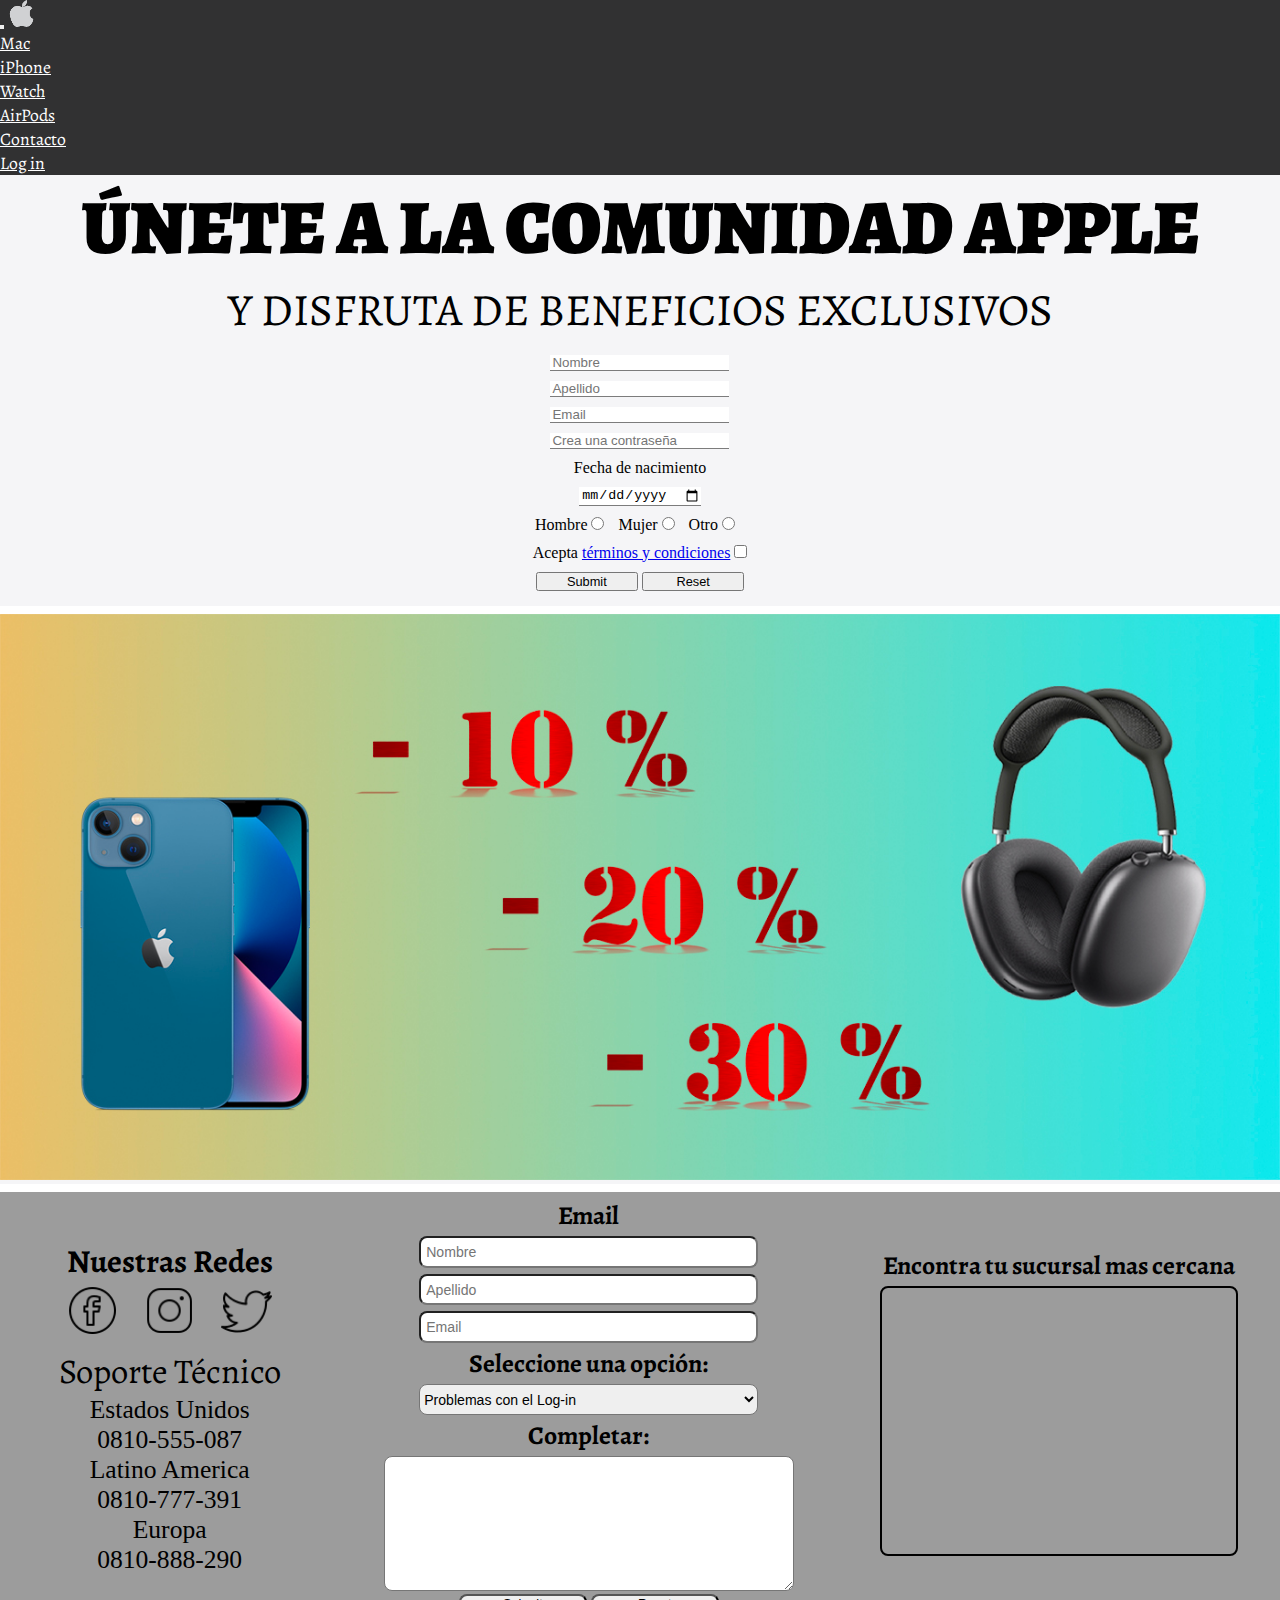
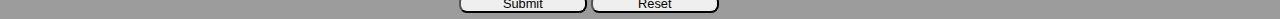
<file: pages/log-in.html>
<!doctype html>
<html lang="en">

<head>
    <title>Apple - Log in</title>
    <meta charset="utf-8">
    <meta name="viewport" content="width=device-width, initial-scale=1">
    <link rel="shorcut icon" href="http://assets.stickpng.com/images/580b57fcd9996e24bc43c516.png">
    <link href="https://cdn.jsdelivr.net/npm/bootstrap@5.2.0/dist/css/bootstrap.min.css" rel="stylesheet"
        integrity="sha384-gH2yIJqKdNHPEq0n4Mqa/HGKIhSkIHeL5AyhkYV8i59U5AR6csBvApHHNl/vI1Bx" crossorigin="anonymous">
    <link rel="stylesheet" href="../css/style.css">
    <meta name="keywords" content="Apple, Comunidad, Beneficios, Descuentos">
    <meta name="description" content="Se parte de esta comunidad y disfruta de beneficios exclusivos.">
</head>

<body>
    <!-- Inicio Navbar -->
    <header class="sticky-top">
        <nav class="navbar navbar-expand-md nav-color navbar-dark shadow-sm mb-3">
            <div class="container-fluid">
                <button class="navbar-toggler border-0" type="button" data-bs-toggle="collapse"
                    data-bs-target="#navbarTogglerDemo03" aria-controls="navbarTogglerDemo03" aria-expanded="false"
                    aria-label="Toggle navigation">
                    <span class="navbar-toggler-icon"></span>
                </button>
                <a href="../index.html">
                    <img class="logo" src="../img/logo.png" alt="Logo Apple" />
                </a>
                <div class="collapse navbar-collapse" id="navbarTogglerDemo03">
                    <ul class="navbar-nav me-auto mb-lg-0">
                        <li class="nav-item">
                            <a class="nav-link active" aria-current="page" href="./mac.html">Mac</a>
                        </li>
                        <li class="nav-item">
                            <a class="nav-link active" aria-current="page" href="./iphone.html">iPhone</a>
                        </li>
                        <li class="nav-item">
                            <a class="nav-link active" aria-current="page" href="./watch.html">Watch</a>
                        </li>
                        <li class="nav-item">
                            <a class="nav-link active" aria-current="page" href="./airpods.html">AirPods</a>
                        </li>
                        <li class="nav-item">
                            <a class="nav-link active" aria-current="page" href="#Contacto">Contacto</a>
                        </li>
                        <li class="nav-item">
                            <a class="nav-link active" aria-current="page" href="./log-in.html">Log in</a>
                        </li>
                    </ul>
                </div>
            </div>
        </nav>
    </header>
    <!-- Fin Navbar -->
    <!-- Inicio Main -->
    <main class="mainLog">
        <h1>ÚNETE A LA COMUNIDAD APPLE</h1>
        <h2>Y DISFRUTA DE BENEFICIOS EXCLUSIVOS</h2>
        <div class="contenedorForm">
            <form action="#" method="get" class="form">
                <input class="inputBottom marginForm" type="text" name="Nombre" placeholder="Nombre" required />
                <input class="inputBottom marginForm" type="text" name="Apellido" placeholder="Apellido" required />
                <input class="inputBottom marginForm" type="email" name="Email" placeholder="Email" required />
                <input class="inputBottom marginForm" type="password" name="Contraseña"
                    placeholder="Crea una contraseña" required>
                <label class="marginForm" for="Fecha de nacimiento">Fecha de nacimiento</label>
                <input class="inputBottom marginForm" type="date" name="Fecha de nacimiento" required>
                <div class="marginForm">
                    <span>Hombre</span>
                    <input class="marginR" type="radio" name="sexo" value="Hombre">
                    <span>Mujer</span>
                    <input class="marginR" type="radio" name="sexo" value="Mujer">
                    <span>Otro</span>
                    <input class="marginR" type="radio" name="sexo" id="Otro">
                </div>
                <div class="marginForm">
                    <span>Acepta <a href="https://www.apple.com/es/shop/browse/open/salespolicies"
                            target="_blank">términos
                            y
                            condiciones</a></span>
                    <input type="checkbox" name="acepta" value="Si" required>
                </div>
                <div class="botonesLogin">
                    <input type="submit">
                    <input type="reset">
                </div>
            </form>
        </div>
    </main>
    <!-- Fin Main -->
    <!-- INICIO BANNER -->
    <div class="bannerLogin">
        <img src="../img/Banner Log-in.jpeg" alt="10,20 y hasta 30% off">
    </div>
    <!-- FIN BANNER -->
    <!-- INICIO FOOTER -->
    <footer class="footer">
        <!-- REDES SOCIALES Y TELEFONO-->
        <div class="socialTelefono">
            <h4 class="tituloRedes">Nuestras Redes</h4>
            <div class="iconSocial">
                <a href="https://es-la.facebook.com/apple/" target="_blank">
                    <img src="../img/Facebook.png" alt="Facebook">
                </a>
                <a href="https://www.instagram.com/apple/?hl=es-la" target="_blank">
                    <img src="../img/Instagram.png" alt="Instagram">
                </a>
                <a href="https://twitter.com/apple" target="_blank">
                    <img src="../img/Twitter.png" alt="Twitter">
                </a>
            </div>
            <div class="telefono">
                <h4 id="Contacto">Soporte Técnico</h4>
                <p>Estados Unidos<br>0810-555-087</p>
                <p>Latino America<br>0810-777-391</p>
                <p>Europa<br>0810-888-290</p>
            </div>
        </div>
        <!-- FIN REDES SOCIALES Y TELEFONO-->
        <!-- INICIO EMAIL -->
        <div class="email">
            <h4 class="subtitulo-email">Email</h4>
            <form action="#" method="get" class="formulario">
                <input class="caja-email" type="text" name="Nombre" placeholder="Nombre" required />
                <input class="caja-email" type="text" name="Apellido" placeholder="Apellido" required />
                <input class="caja-email" type="email" name="Email" placeholder="Email" required />
                <label class="subtitulo-email" for="consulta">Seleccione una opción:</label>
                <select class="caja-email" name="consulta" required>
                    <option value="Problemas_con_el_log-in">Problemas con el Log-in</option>
                    <option value="Reparacion">Reparar un equipo</option>
                    <option value="Garantia">Garantia</option>
                    <option value="Otro">Otro</option>
                </select>
                <label class="subtitulo-email" for="comentario">Completar:</label>
                <textarea name="comentario" cols="30" rows="5" placeholder="Breve reseña de su consulta" required
                    class="marginTop">
                    </textarea>
                <!-- BOTONES -->
                <div class="boton">
                    <input type="submit">
                    <input type="reset">
                </div>
                <!-- FIN BOTONES -->
            </form>
        </div>
        <!-- FIN EMAIL-->
        <!-- MAPA -->
        <div class="contenedorMapa">
            <h4>Encontra tu sucursal mas cercana</h4>
            <div class="mapa">
                <iframe
                    src="https://www.google.com/maps/embed?pb=!1m18!1m12!1m3!1d3022.42233098887!2d-73.97919068474411!3d40.752734979327535!2m3!1f0!2f0!3f0!3m2!1i1024!2i768!4f13.1!3m3!1m2!1s0x89c259018a375afb%3A0x1667f45cbf9b2173!2sApple%20Grand%20Central!5e0!3m2!1ses-419!2sar!4v1658621114405!5m2!1ses-419!2sar"
                    width="100%" height="100%" style="border:2px black solid;" allowfullscreen="" loading="lazy"
                    referrerpolicy="no-referrer-when-downgrade">
                </iframe>
            </div>
        </div>
        <!-- FIN MAPA -->
    </footer>
    <!-- FIN FOOTER -->
    <script src="https://cdn.jsdelivr.net/npm/bootstrap@5.2.0/dist/js/bootstrap.bundle.min.js"
        integrity="sha384-A3rJD856KowSb7dwlZdYEkO39Gagi7vIsF0jrRAoQmDKKtQBHUuLZ9AsSv4jD4Xa"
        crossorigin="anonymous"></script>
</body>

</html>
</file>
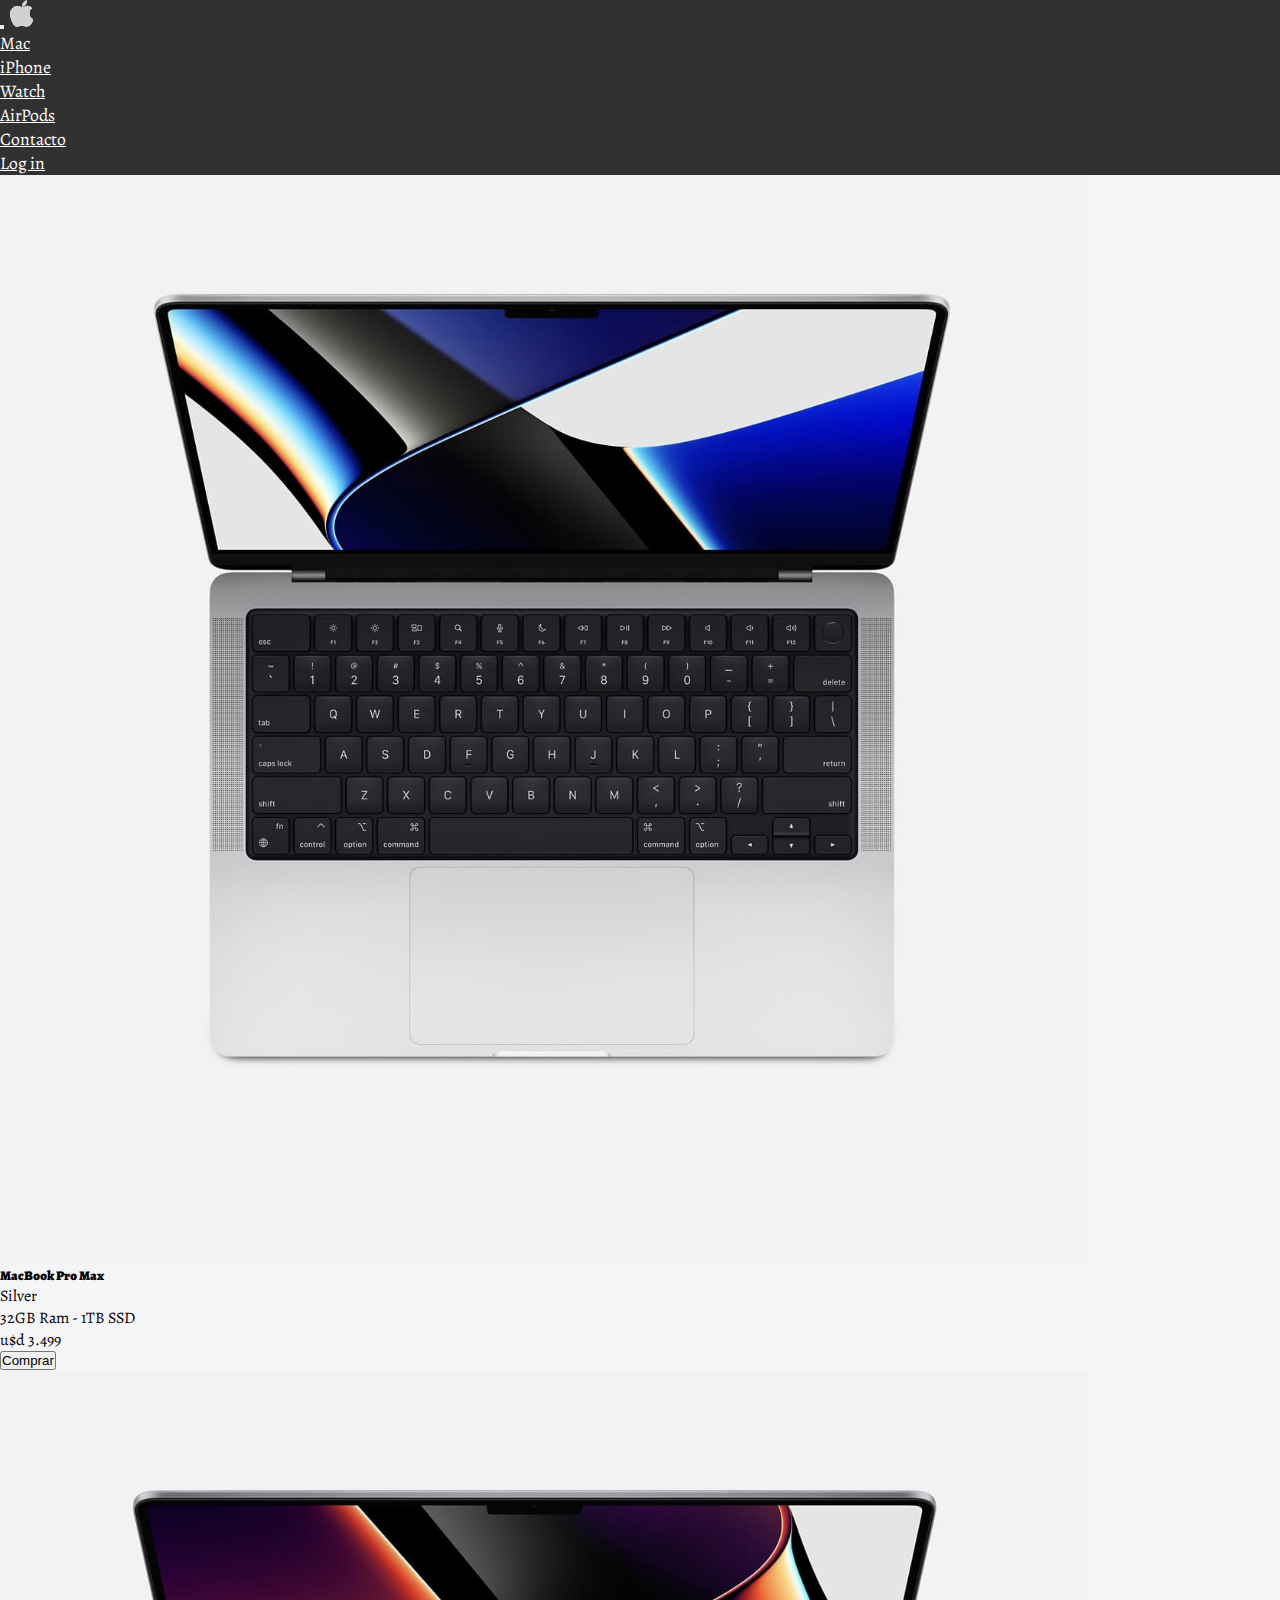
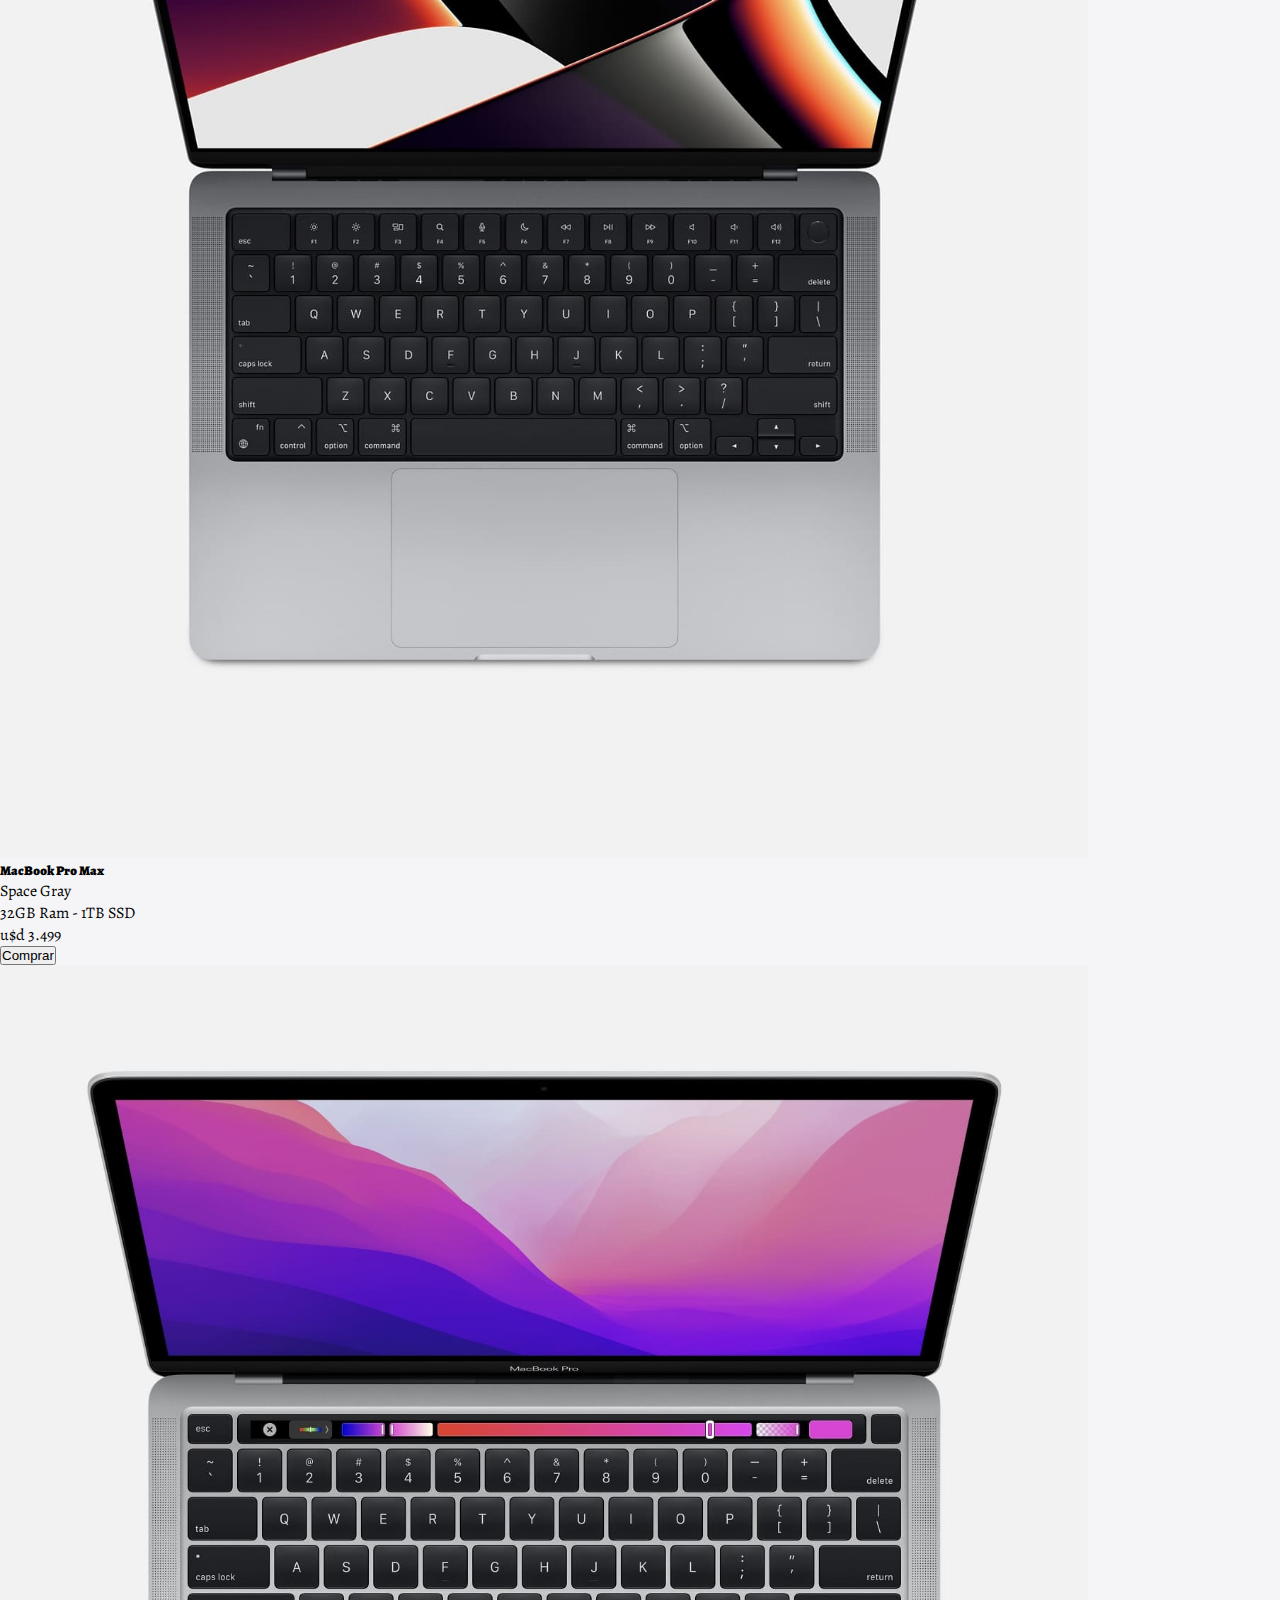
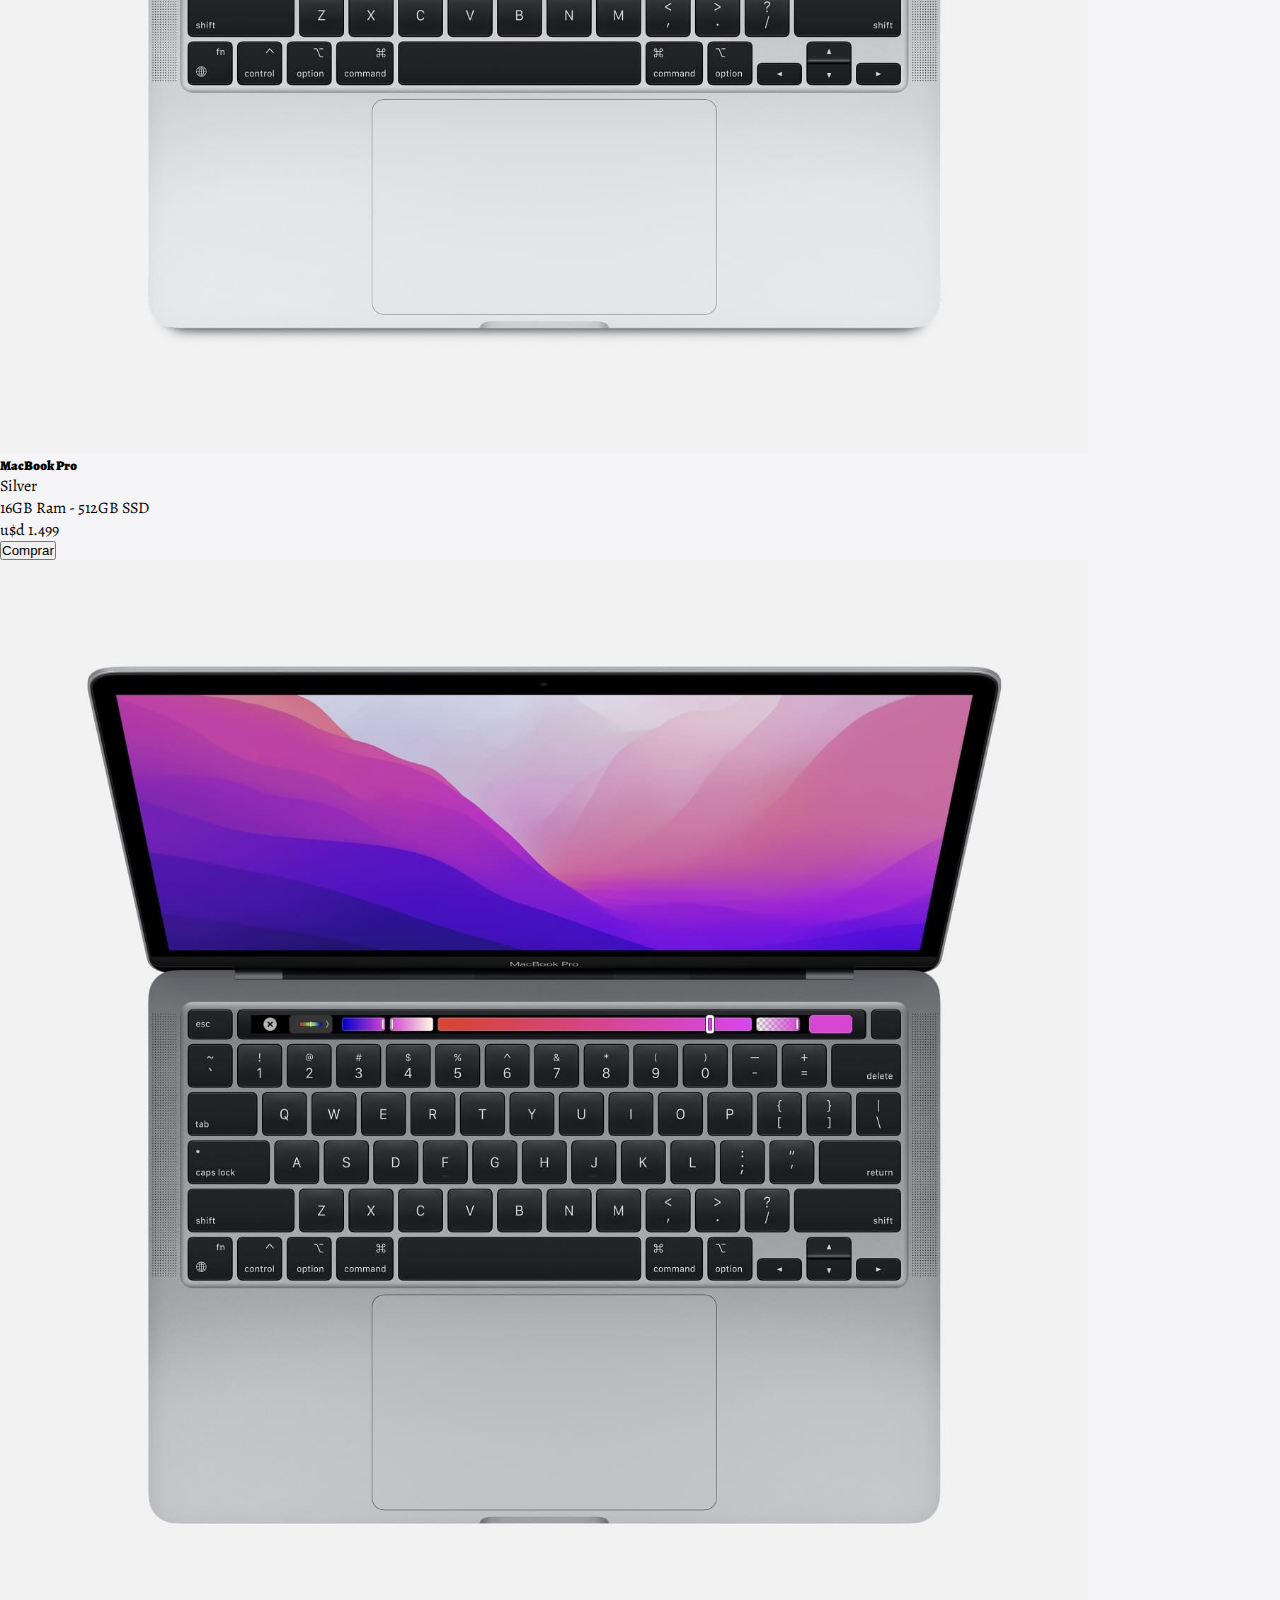
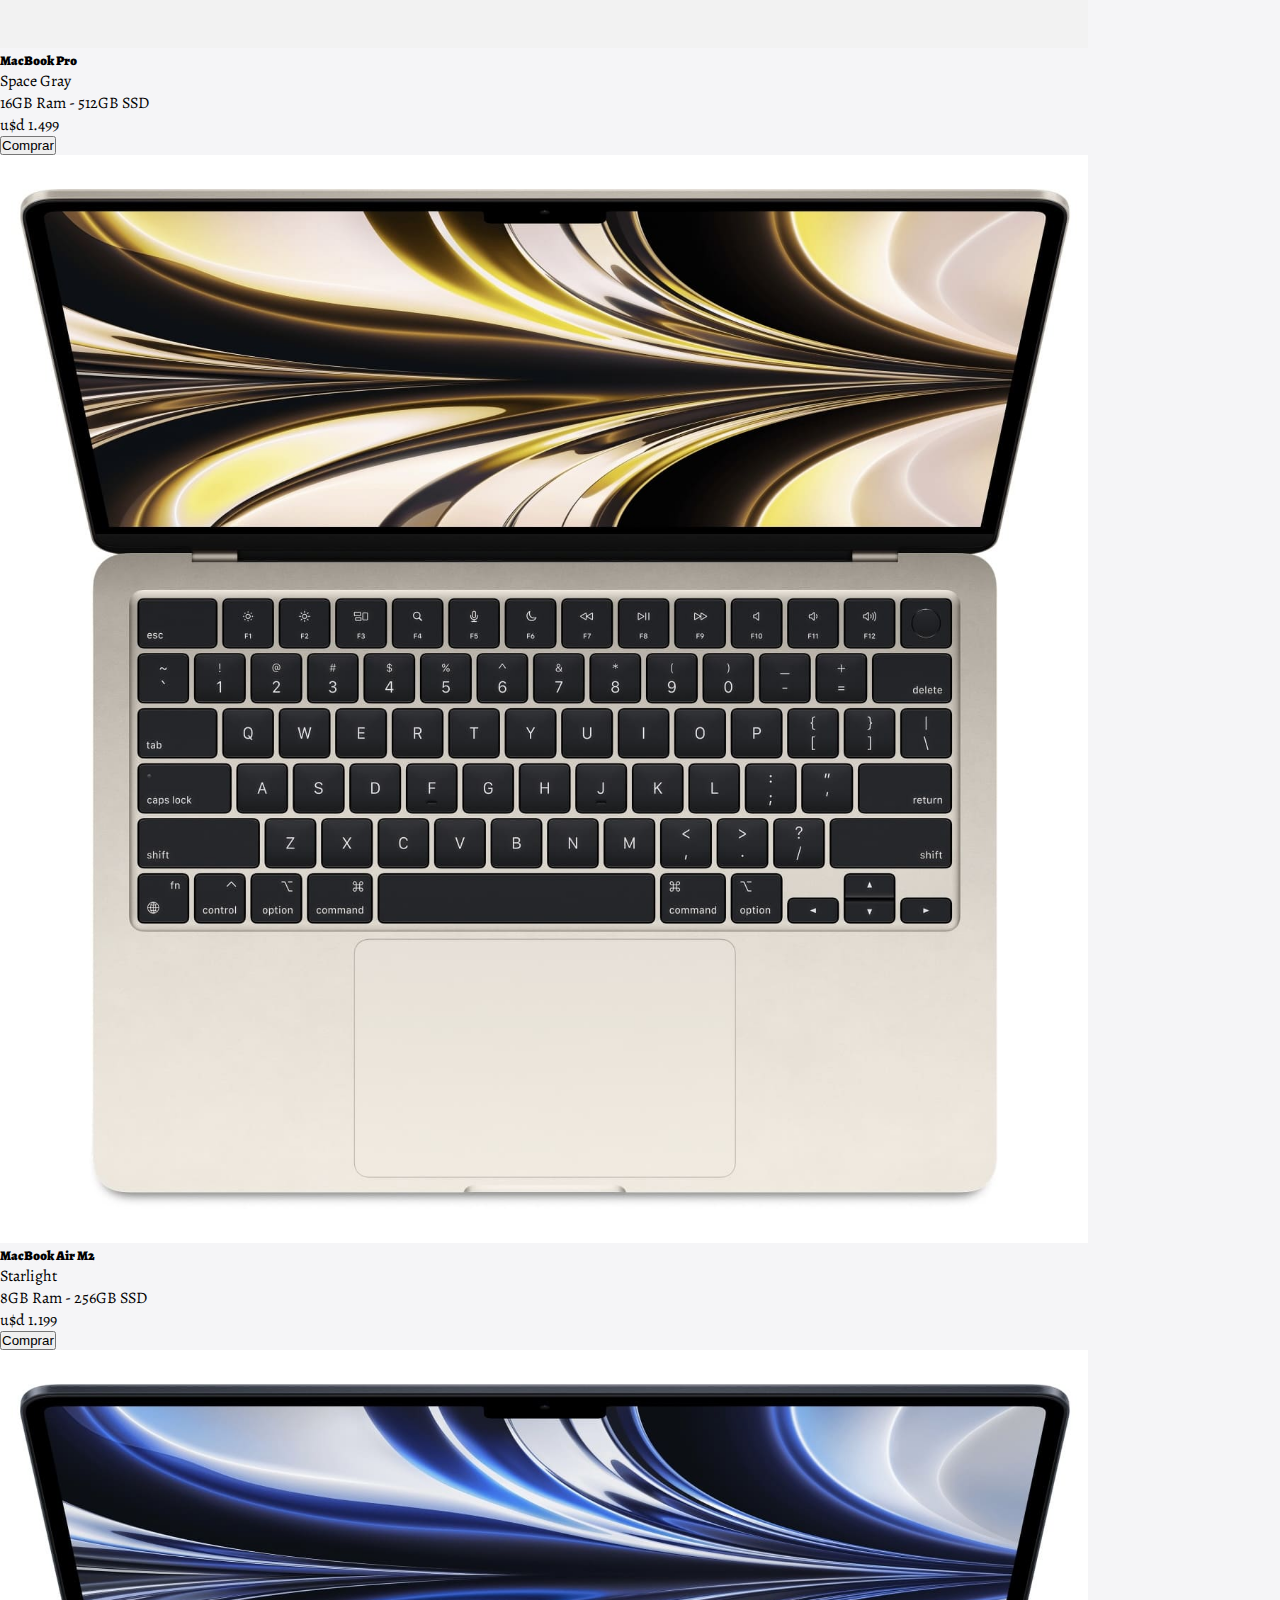
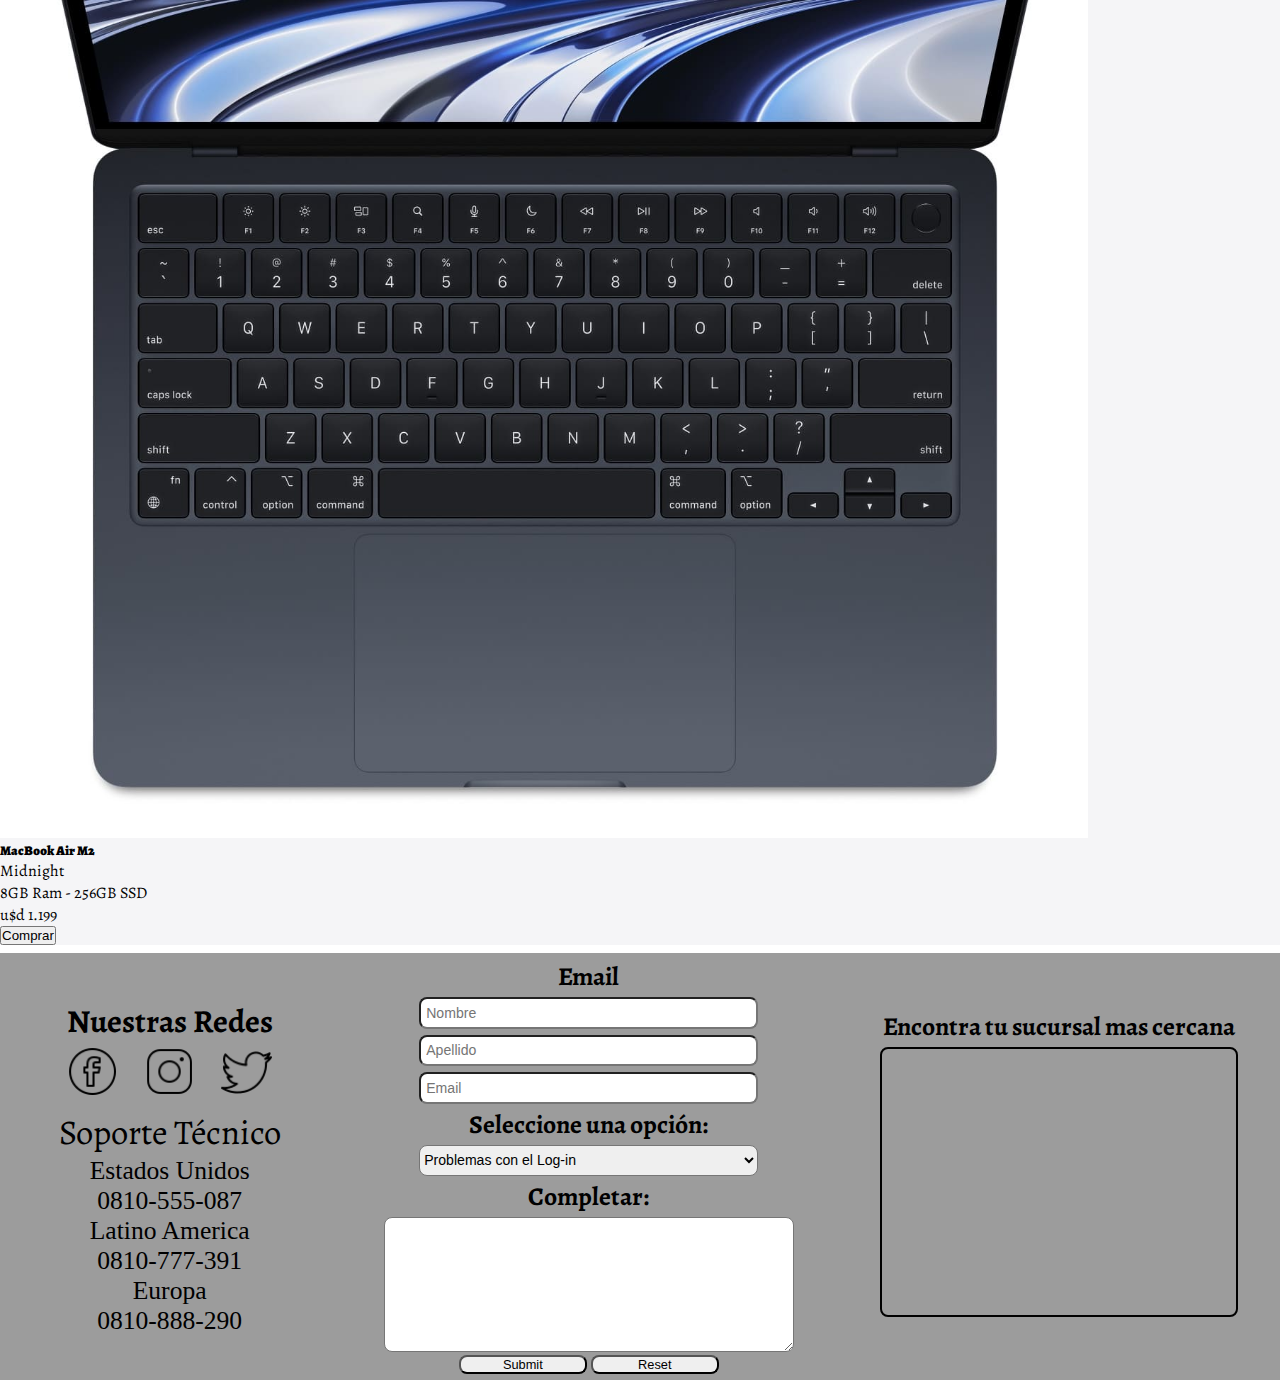
<file: pages/mac.html>
<!doctype html>
<html lang="en">

<head>
    <title>Apple - MacBook</title>
    <meta charset="utf-8">
    <meta name="viewport" content="width=device-width, initial-scale=1">
    <link rel="shorcut icon" href="http://assets.stickpng.com/images/580b57fcd9996e24bc43c516.png">
    <link href="https://cdn.jsdelivr.net/npm/bootstrap@5.2.0/dist/css/bootstrap.min.css" rel="stylesheet"
        integrity="sha384-gH2yIJqKdNHPEq0n4Mqa/HGKIhSkIHeL5AyhkYV8i59U5AR6csBvApHHNl/vI1Bx" crossorigin="anonymous">
    <link rel="stylesheet" href="../css/style.css">
    <meta name="keywords" content="Apple, MacBook, Notebook, Trabajo, Estudio">
    <meta name="description" content="No es una Notebook es una MacBook, ya sea trabajo o estudio nada iguala su potencia y confort.">
</head>

<body>
    <h1 class="noneh1">MacBook</h1>
    <!-- Inicio Navbar -->
    <header class="sticky-top">
        <nav class="navbar navbar-expand-md nav-color navbar-dark shadow-sm mb-3">
            <div class="container-fluid">
                <button class="navbar-toggler border-0" type="button" data-bs-toggle="collapse"
                    data-bs-target="#navbarTogglerDemo03" aria-controls="navbarTogglerDemo03" aria-expanded="false"
                    aria-label="Toggle navigation">
                    <span class="navbar-toggler-icon"></span>
                </button>
                <a href="../index.html">
                    <img class="logo" src="../img/logo.png" alt="Logo Apple" />
                </a>
                <div class="collapse navbar-collapse" id="navbarTogglerDemo03">
                    <ul class="navbar-nav me-auto mb-lg-0">
                        <li class="nav-item">
                            <a class="nav-link active" aria-current="page" href="./mac.html">Mac</a>
                        </li>
                        <li class="nav-item">
                            <a class="nav-link active" aria-current="page" href="./iphone.html">iPhone</a>
                        </li>
                        <li class="nav-item">
                            <a class="nav-link active" aria-current="page" href="./watch.html">Watch</a>
                        </li>
                        <li class="nav-item">
                            <a class="nav-link active" aria-current="page" href="./airpods.html">AirPods</a>
                        </li>
                        <li class="nav-item">
                            <a class="nav-link active" aria-current="page" href="#Contacto">Contacto</a>
                        </li>
                        <li class="nav-item">
                            <a class="nav-link active" aria-current="page" href="./log-in.html">Log in</a>
                        </li>
                    </ul>
                </div>
            </div>
        </nav>
    </header>
    <!-- Fin Navbar -->
    <!-- Inicio Main -->
    <main class="main">
        <div class="container text-center">
            <div class="row">
                <!-- Inicio Foto 1 -->
                <div class="col-lg-6">
                    <div class="card mb-3 shadow" style="max-width: 100%;">
                        <div class="row g-0">
                            <div class="col-md-6">
                                <img src="../img/MacProMax Silver.jpg" class="img-fluid rounded-start tamaño-foto"
                                    alt="MacBook Pro Max Silver">
                            </div>
                            <div class="col-md-6">
                                <div class="card-body">
                                    <h5 class="card-title fs-1">MacBook Pro Max </h5>
                                    <p class="mb-1 card-text fs-3">Silver</p>
                                    <p class="mb-1 card-text fs-3">32GB Ram - 1TB SSD</p>
                                    <p class="mb-2 fs-3">u$d 3.499</p>
                                    <button type="button" class="btn btn-secondary shadow">Comprar</button>
                                </div>
                            </div>
                        </div>
                    </div>
                </div>
                <!-- Fin Foto 1 -->
                <!-- Inicio Foto 2 -->
                <div class="col-lg-6">
                    <div class="card mb-3 shadow" style="max-width: 100%;">
                        <div class="row g-0">
                            <div class="col-md-6">
                                <img src="../img/MacProMax Gray.jpg" class="img-fluid rounded-start tamaño-foto"
                                    alt="MacBook Pro Max Space Gray">
                            </div>
                            <div class="col-md-6">
                                <div class="card-body">
                                    <h5 class="card-title fs-1">MacBook Pro Max</h5>
                                    <p class="mb-1 card-text fs-3">Space Gray</p>
                                    <p class="mb-1 card-text fs-3">32GB Ram - 1TB SSD</p>
                                    <p class="mb-2 fs-3">u$d 3.499</p>
                                    <button type="button" class="btn btn-secondary shadow">Comprar</button>
                                </div>
                            </div>
                        </div>
                    </div>
                </div>
                <!-- Fin Foto 2 -->
            </div>
        </div>
        <div class="container text-center">
            <div class="row">
                <!-- Inicio Foto 3 -->
                <div class="col-lg-6">
                    <div class="card mb-3 shadow" style="max-width: 100%;">
                        <div class="row g-0">
                            <div class="col-md-6">
                                <img src="../img/MacPro Silver.jpg" class="img-fluid rounded-start tamaño-foto"
                                    alt="MacBook Pro Silver">
                            </div>
                            <div class="col-md-6">
                                <div class="card-body">
                                    <h5 class="card-title fs-1">MacBook Pro</h5>
                                    <p class="mb-1 card-text fs-3">Silver</p>
                                    <p class="mb-1 card-text fs-3">16GB Ram - 512GB SSD</p>
                                    <p class="mb-2 fs-3">u$d 1.499</p>
                                    <button type="button" class="btn btn-secondary shadow">Comprar</button>
                                </div>
                            </div>
                        </div>
                    </div>
                </div>
                <!-- Fin Foto 3 -->
                <!-- Inicio Foto 4 -->
                <div class="col-lg-6">
                    <div class="card mb-3 shadow" style="max-width: 100%;">
                        <div class="row g-0">
                            <div class="col-md-6">
                                <img src="../img/MacPro Gray.jpg" class="img-fluid rounded-start tamaño-foto"
                                    alt="MacBook Pro Space Gray">
                            </div>
                            <div class="col-md-6">
                                <div class="card-body">
                                    <h5 class="card-title fs-1">MacBook Pro</h5>
                                    <p class="mb-1 card-text fs-3">Space Gray</p>
                                    <p class="mb-1 card-text fs-3">16GB Ram - 512GB SSD</p>
                                    <p class="mb-2 fs-3">u$d 1.499</p>
                                    <button type="button" class="btn btn-secondary shadow">Comprar</button>
                                </div>
                            </div>
                        </div>
                    </div>
                </div>
                <!-- Fin Foto 4 -->
            </div>
        </div>
        <div class="container text-center">
            <div class="row">
                <!-- Inicio Foto 5 -->
                <div class="col-lg-6">
                    <div class="card mb-3 shadow" style="max-width: 100%;">
                        <div class="row g-0">
                            <div class="col-md-6">
                                <img src="../img/MacAir Starlight.jpg" class="img-fluid rounded-start tamaño-foto"
                                    alt="MacBook Air M2 Starlight">
                            </div>
                            <div class="col-md-6">
                                <div class="card-body">
                                    <h5 class="card-title fs-1">MacBook Air M2</h5>
                                    <p class="mb-1 card-text fs-3">Starlight</p>
                                    <p class="mb-1 card-text fs-3">8GB Ram - 256GB SSD</p>
                                    <p class="mb-2 fs-3">u$d 1.199</p>
                                    <button type="button" class="btn btn-secondary shadow">Comprar</button>
                                </div>
                            </div>
                        </div>
                    </div>
                </div>
                <!-- Fin Foto 5 -->
                <!-- Inicio Foto 6 -->
                <div class="col-lg-6">
                    <div class="card mb-3 shadow" style="max-width: 100%;">
                        <div class="row g-0">
                            <div class="col-md-6">
                                <img src="../img/MacAir Midnight.jpg" class="img-fluid rounded-start tamaño-foto"
                                    alt="MacBook Air M2 Midnight">
                            </div>
                            <div class="col-md-6">
                                <div class="card-body">
                                    <h5 class="card-title fs-1">MacBook Air M2</h5>
                                    <p class="mb-1 card-text fs-3">Midnight</p>
                                    <p class="mb-1 card-text fs-3">8GB Ram - 256GB SSD</p>
                                    <p class="mb-2 fs-3">u$d 1.199</p>
                                    <button type="button" class="btn btn-secondary shadow">Comprar</button>
                                </div>
                            </div>
                        </div>
                    </div>
                </div>
                <!-- Fin Foto 6 -->
            </div>
        </div>
    </main>
    <!-- Fin Main -->
    <!-- INICIO FOOTER -->
    <footer class="footer">
        <!-- REDES SOCIALES Y TELEFONO-->
        <div class="socialTelefono">
            <h4 class="tituloRedes">Nuestras Redes</h4>
            <div class="iconSocial">
                <a href="https://es-la.facebook.com/apple/" target="_blank">
                    <img src="../img/Facebook.png" alt="Facebook">
                </a>
                <a href="https://www.instagram.com/apple/?hl=es-la" target="_blank">
                    <img src="../img/Instagram.png" alt="Instagram">
                </a>
                <a href="https://twitter.com/apple" target="_blank">
                    <img src="../img/Twitter.png" alt="Twitter">
                </a>
            </div>
            <div class="telefono">
                <h4 id="Contacto">Soporte Técnico</h4>
                <p>Estados Unidos<br>0810-555-087</p>
                <p>Latino America<br>0810-777-391</p>
                <p>Europa<br>0810-888-290</p>
            </div>
        </div>
        <!-- FIN REDES SOCIALES Y TELEFONO-->
        <!-- INICIO EMAIL -->
        <div class="email">
            <h4 class="subtitulo-email">Email</h4>
            <form action="#" method="get" class="formulario">
                <input class="caja-email" type="text" name="Nombre" placeholder="Nombre" required />
                <input class="caja-email" type="text" name="Apellido" placeholder="Apellido" required />
                <input class="caja-email" type="email" name="Email" placeholder="Email" required />
                <label class="subtitulo-email" for="consulta">Seleccione una opción:</label>
                <select class="caja-email" name="consulta" required>
                    <option value="Problemas_con_el_log-in">Problemas con el Log-in</option>
                    <option value="Reparacion">Reparar un equipo</option>
                    <option value="Garantia">Garantia</option>
                    <option value="Otro">Otro</option>
                </select>
                <label class="subtitulo-email" for="comentario">Completar:</label>
                <textarea name="comentario" cols="30" rows="5" placeholder="Breve reseña de su consulta" required
                    class="marginTop">
                    </textarea>
                <!-- BOTONES -->
                <div class="boton">
                    <input type="submit">
                    <input type="reset">
                </div>
                <!-- FIN BOTONES -->
            </form>
        </div>
        <!-- FIN EMAIL-->
        <!-- MAPA -->
        <div class="contenedorMapa">
            <h4>Encontra tu sucursal mas cercana</h4>
            <div class="mapa">
                <iframe
                    src="https://www.google.com/maps/embed?pb=!1m18!1m12!1m3!1d3022.42233098887!2d-73.97919068474411!3d40.752734979327535!2m3!1f0!2f0!3f0!3m2!1i1024!2i768!4f13.1!3m3!1m2!1s0x89c259018a375afb%3A0x1667f45cbf9b2173!2sApple%20Grand%20Central!5e0!3m2!1ses-419!2sar!4v1658621114405!5m2!1ses-419!2sar"
                    width="100%" height="100%" style="border:2px black solid;" allowfullscreen="" loading="lazy"
                    referrerpolicy="no-referrer-when-downgrade">
                </iframe>
            </div>
        </div>
        <!-- FIN MAPA -->
    </footer>
    <!-- FIN FOOTER -->

    <script src="https://cdn.jsdelivr.net/npm/bootstrap@5.2.0/dist/js/bootstrap.bundle.min.js"
        integrity="sha384-A3rJD856KowSb7dwlZdYEkO39Gagi7vIsF0jrRAoQmDKKtQBHUuLZ9AsSv4jD4Xa"
        crossorigin="anonymous"></script>
</body>

</html>
</file>
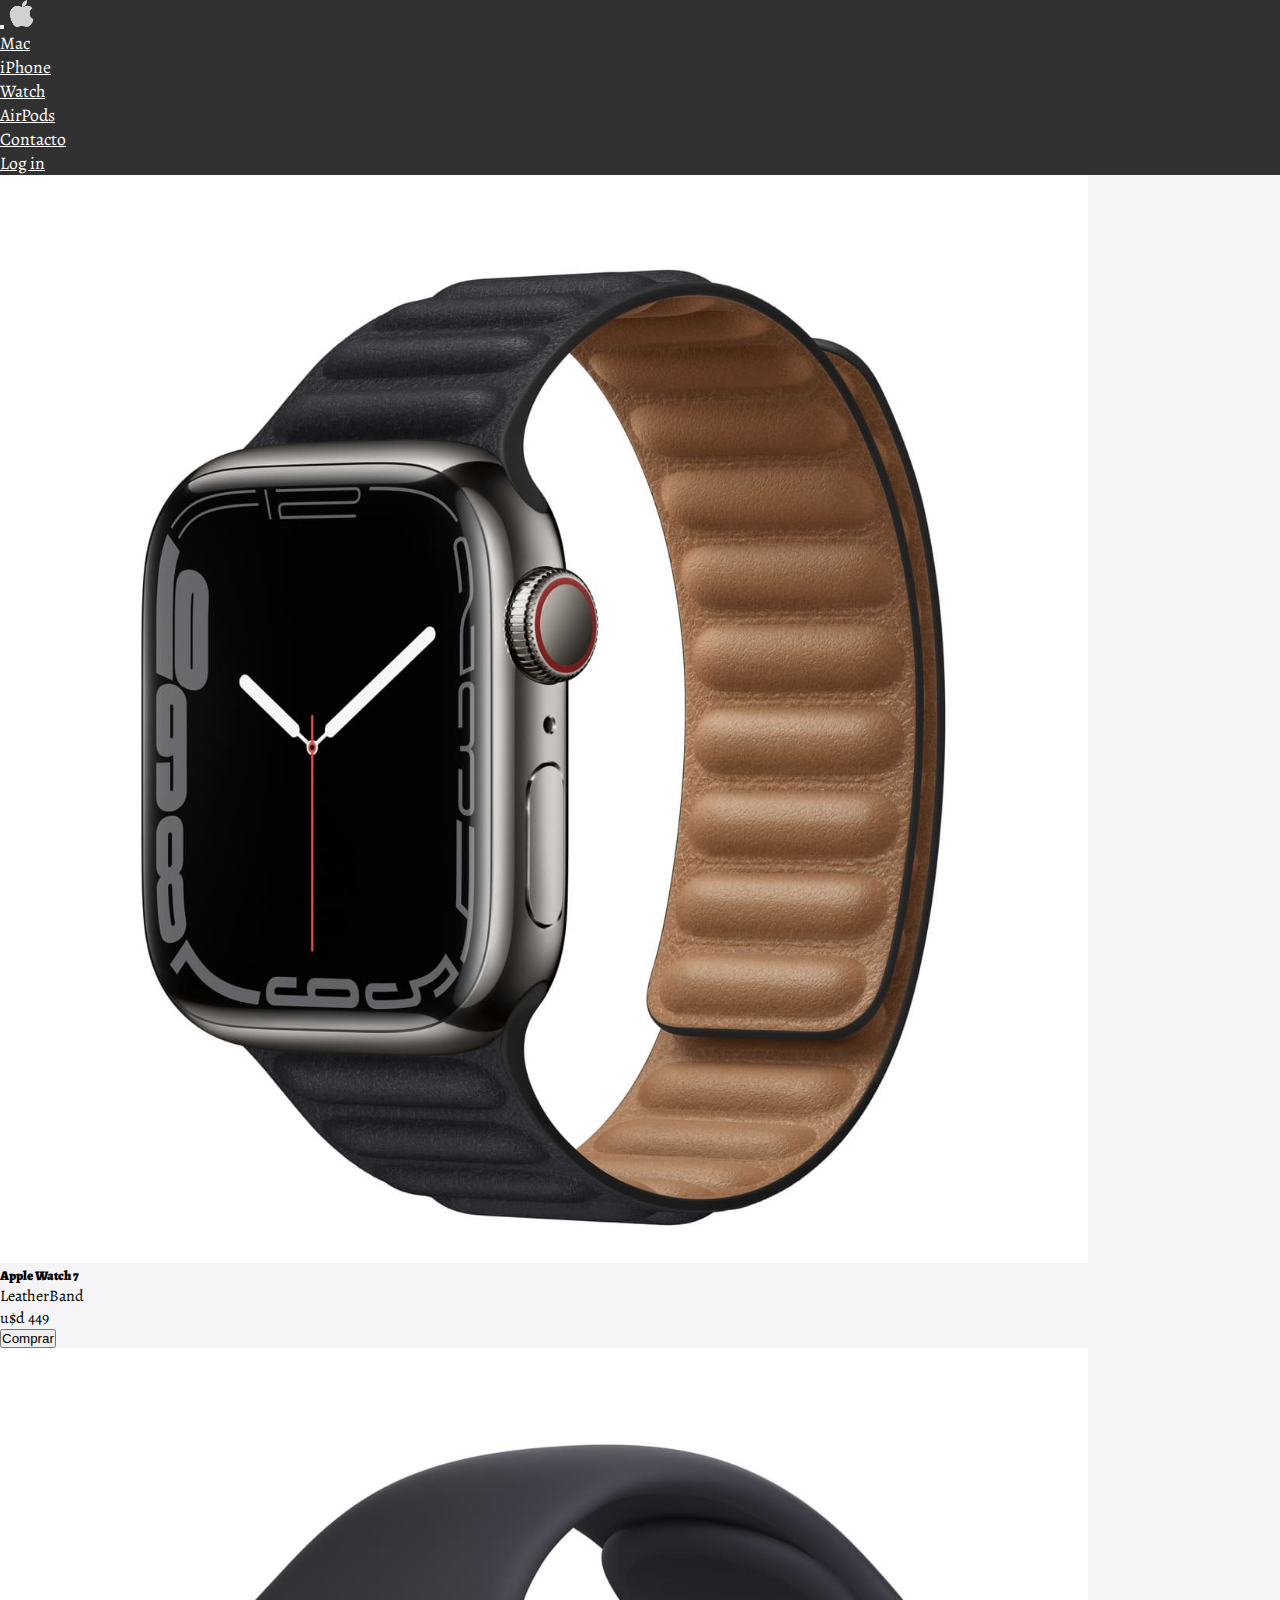
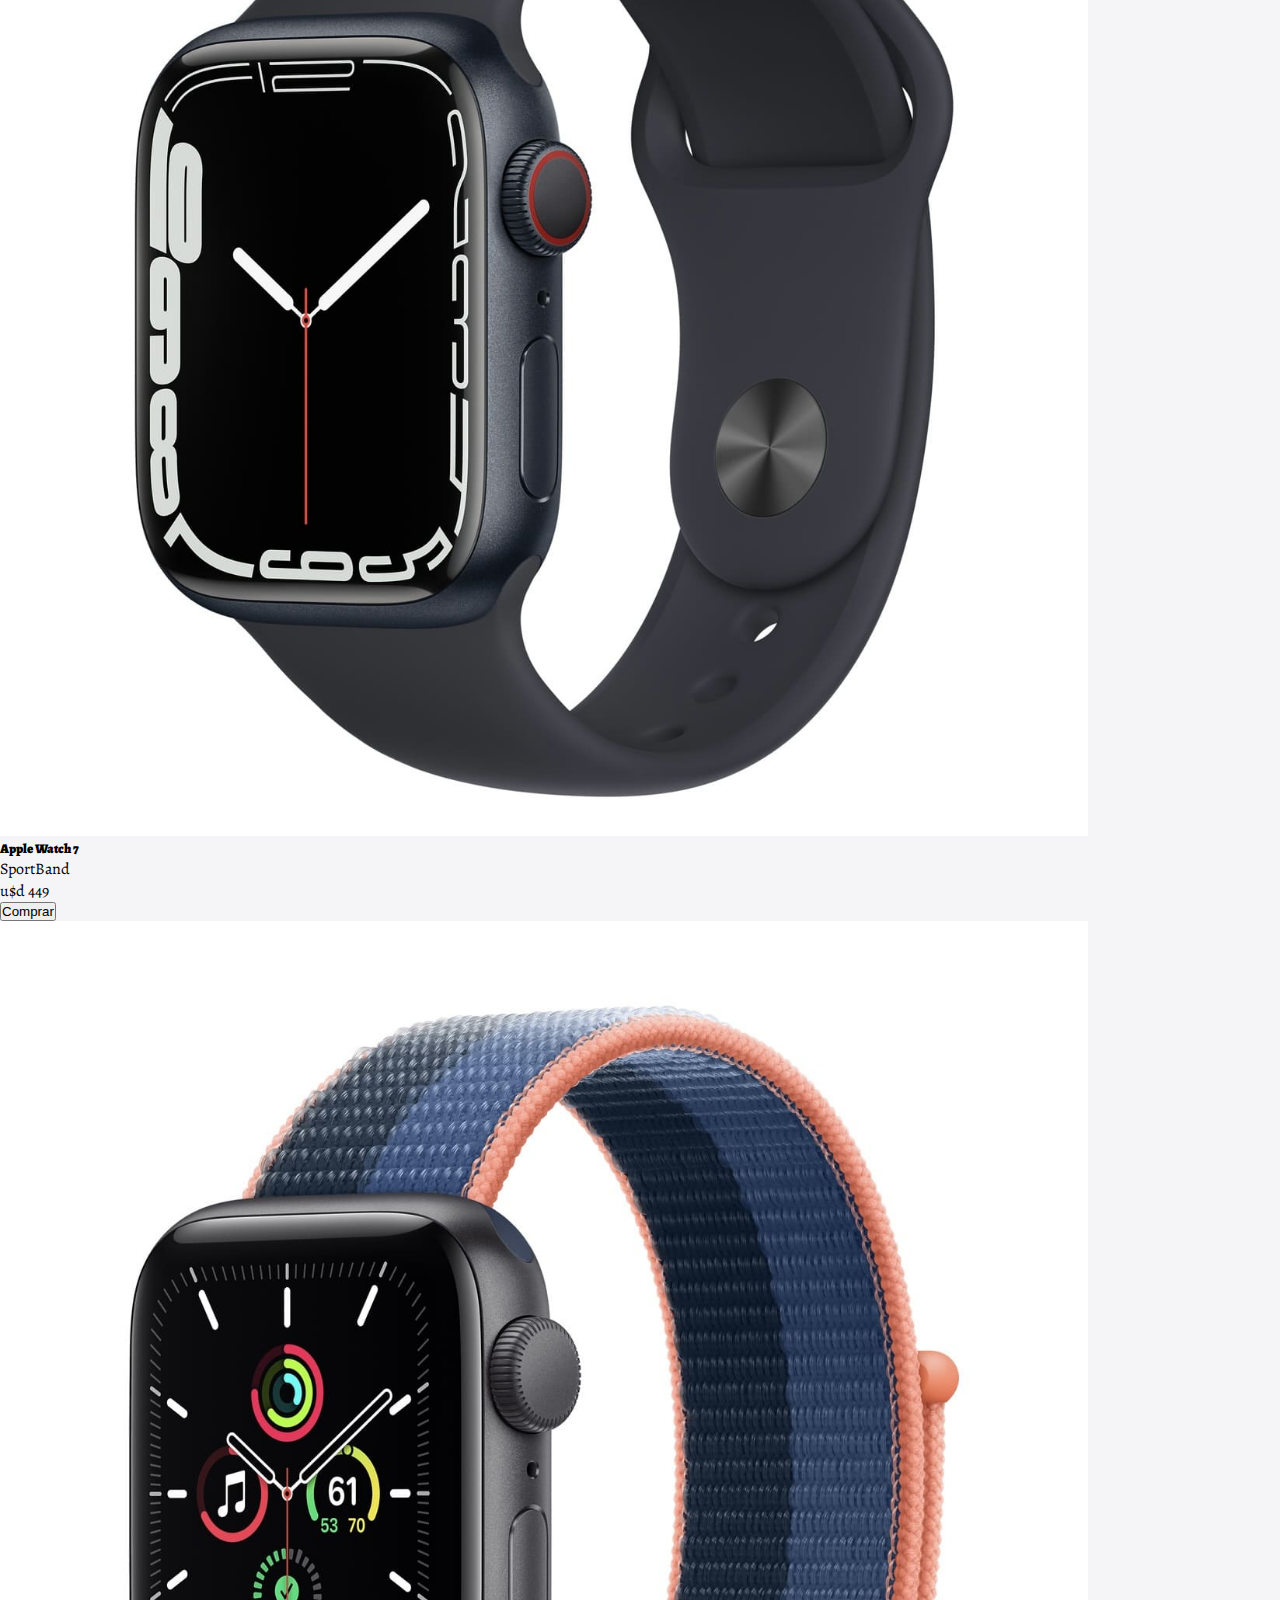
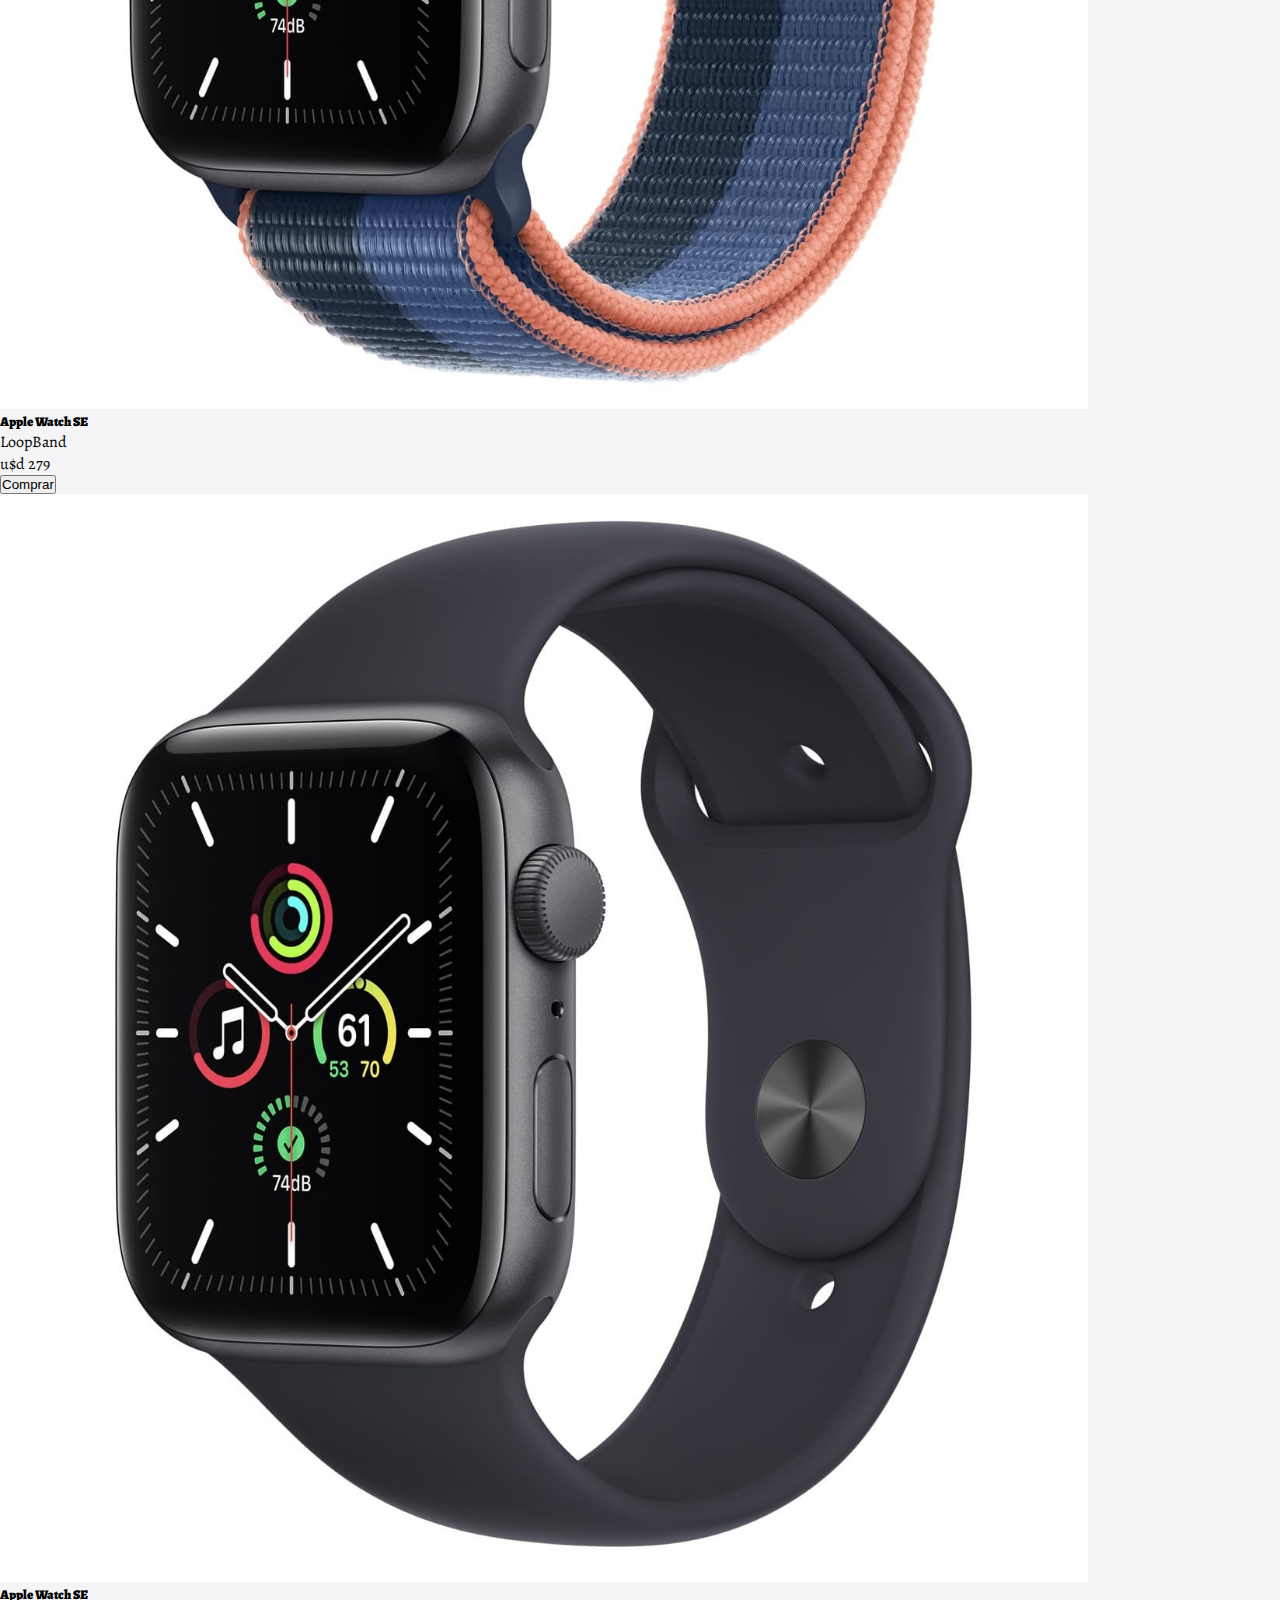
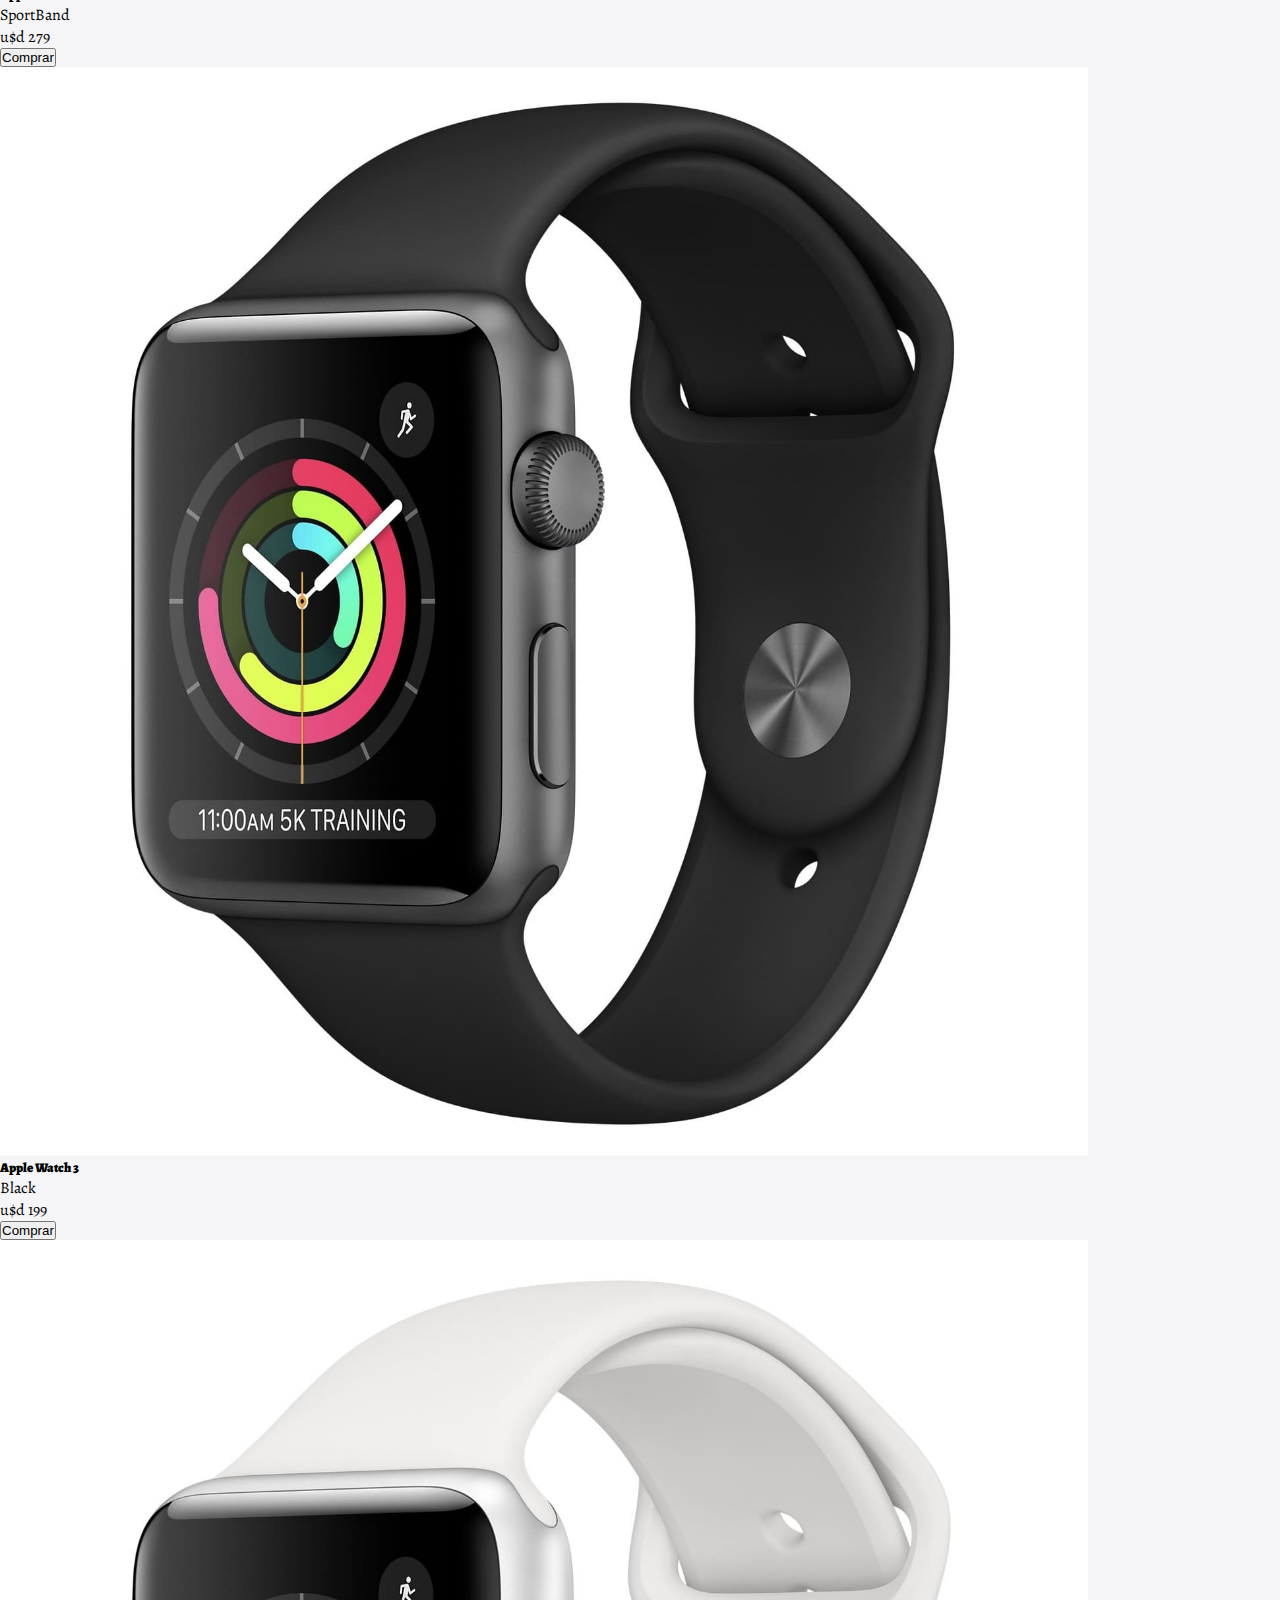
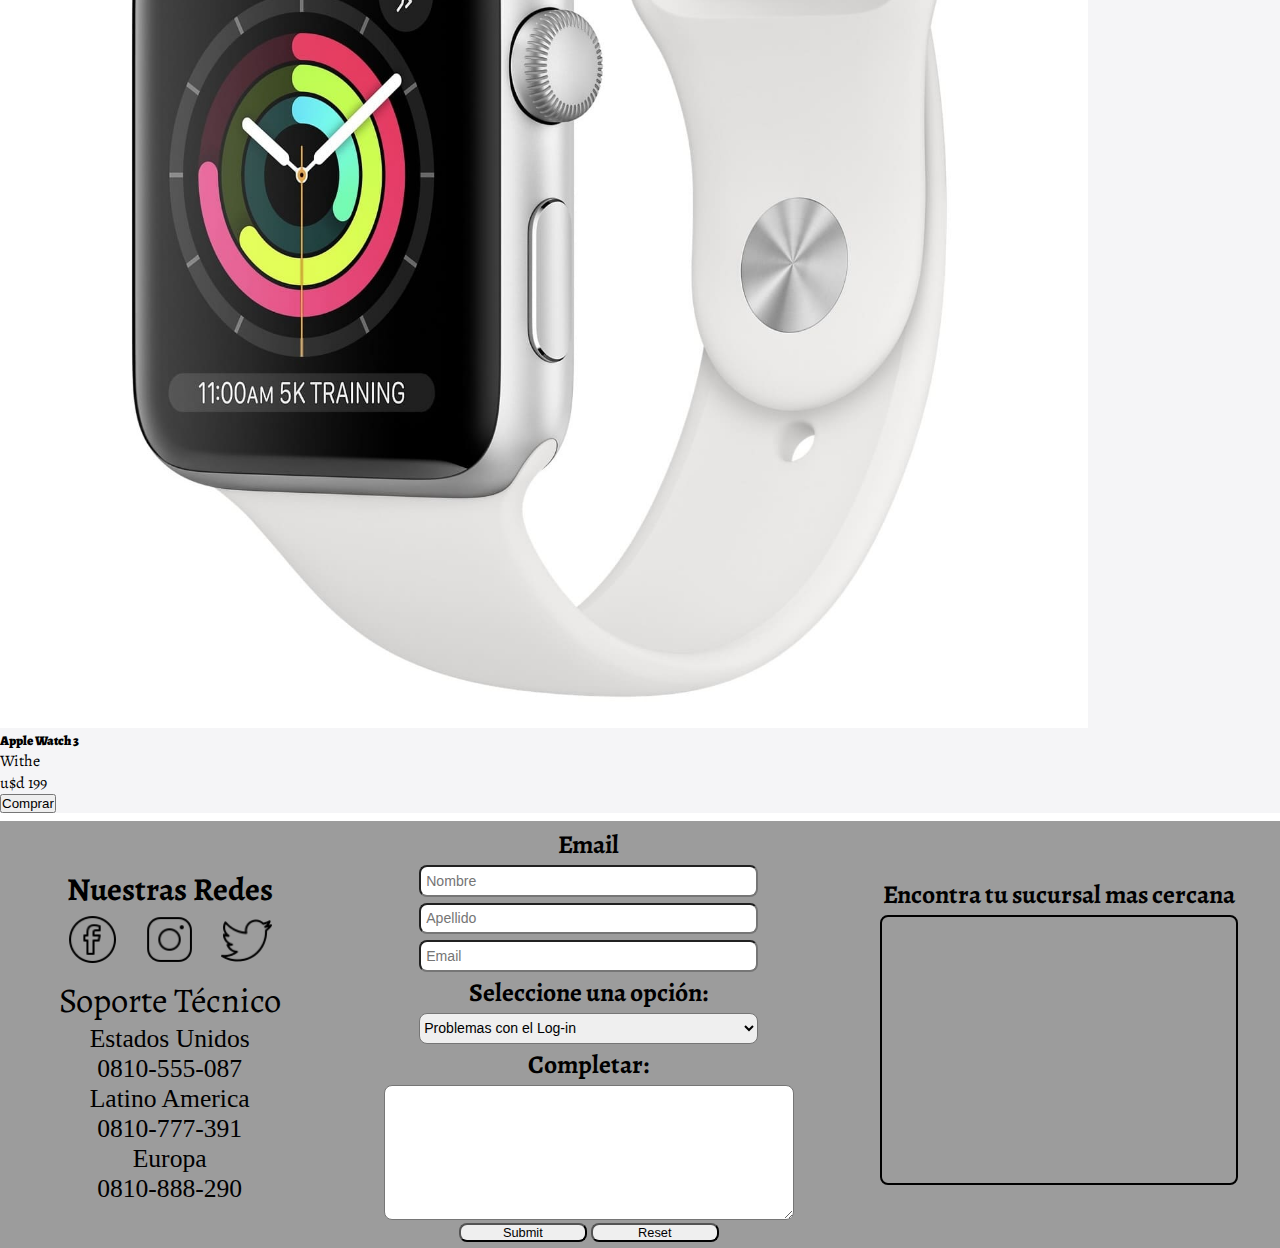
<file: pages/watch.html>
<!doctype html>
<html lang="en">

<head>
    <title>Apple - Apple Watch</title>
    <meta charset="utf-8">
    <meta name="viewport" content="width=device-width, initial-scale=1">
    <link rel="shorcut icon" href="http://assets.stickpng.com/images/580b57fcd9996e24bc43c516.png">
    <link href="https://cdn.jsdelivr.net/npm/bootstrap@5.2.0/dist/css/bootstrap.min.css" rel="stylesheet"
        integrity="sha384-gH2yIJqKdNHPEq0n4Mqa/HGKIhSkIHeL5AyhkYV8i59U5AR6csBvApHHNl/vI1Bx" crossorigin="anonymous">
    <link rel="stylesheet" href="../css/style.css">
    <meta name="keywords" content="Apple, Watch, Reloj, Inteligente, Deporte, Salud">
    <meta name="description" content="Controla tu salud y actividad diaria desde tu muñeca de una manera unica con los Apple Watch.">
</head>

<body>
    <h1 class="noneh1">Apple Watch</h1>
    <!-- Inicio Navbar -->
    <header class="sticky-top">
        <nav class="navbar navbar-expand-md nav-color navbar-dark shadow-sm mb-3">
            <div class="container-fluid">
                <button class="navbar-toggler border-0" type="button" data-bs-toggle="collapse"
                    data-bs-target="#navbarTogglerDemo03" aria-controls="navbarTogglerDemo03" aria-expanded="false"
                    aria-label="Toggle navigation">
                    <span class="navbar-toggler-icon"></span>
                </button>
                <a href="../index.html">
                    <img class="logo" src="../img/logo.png" alt="Logo Apple" />
                </a>
                <div class="collapse navbar-collapse" id="navbarTogglerDemo03">
                    <ul class="navbar-nav me-auto mb-lg-0">
                        <li class="nav-item">
                            <a class="nav-link active" aria-current="page" href="./mac.html">Mac</a>
                        </li>
                        <li class="nav-item">
                            <a class="nav-link active" aria-current="page" href="./iphone.html">iPhone</a>
                        </li>
                        <li class="nav-item">
                            <a class="nav-link active" aria-current="page" href="./watch.html">Watch</a>
                        </li>
                        <li class="nav-item">
                            <a class="nav-link active" aria-current="page" href="./airpods.html">AirPods</a>
                        </li>
                        <li class="nav-item">
                            <a class="nav-link active" aria-current="page" href="#Contacto">Contacto</a>
                        </li>
                        <li class="nav-item">
                            <a class="nav-link active" aria-current="page" href="./log-in.html">Log in</a>
                        </li>
                    </ul>
                </div>
            </div>
        </nav>
    </header>
    <!-- Fin Navbar -->
    <!-- Inicio Main -->
    <main class="main">
        <div class="container text-center">
            <div class="row">
                <!-- Inicio Foto 1 -->
                <div class="col-lg-6">
                    <div class="card mb-3 shadow" style="max-width: 100%;">
                        <div class="row g-0">
                            <div class="col-md-6">
                                <img src="../img/Watch7 LeatherBand.jpeg" class="img-fluid rounded-start tamaño-foto"
                                    alt="Apple Watch 7 LeatherBand">
                            </div>
                            <div class="col-md-6">
                                <div class="card-body">
                                    <h5 class="card-title fs-1">Apple Watch 7</h5>
                                    <p class="mb-1 card-text fs-3">LeatherBand</p>
                                    <p class="mb-2 fs-3">u$d 449</p>
                                    <button type="button" class="btn btn-secondary shadow">Comprar</button>
                                </div>
                            </div>
                        </div>
                    </div>
                </div>
                <!-- Fin Foto 1 -->
                <!-- Inicio Foto 2 -->
                <div class="col-lg-6">
                    <div class="card mb-3 shadow" style="max-width: 100%;">
                        <div class="row g-0">
                            <div class="col-md-6">
                                <img src="../img/Watch7 SportBand.jpeg" class="img-fluid rounded-start tamaño-foto"
                                    alt="Apple Watch 7 SportBand">
                            </div>
                            <div class="col-md-6">
                                <div class="card-body">
                                    <h5 class="card-title fs-1">Apple Watch 7</h5>
                                    <p class="mb-1 card-text fs-3">SportBand</p>
                                    <p class="mb-2 fs-3">u$d 449</p>
                                    <button type="button" class="btn btn-secondary shadow">Comprar</button>
                                </div>
                            </div>
                        </div>
                    </div>
                </div>
                <!-- Fin Foto 2 -->
            </div>
        </div>
        <div class="container text-center">
            <div class="row">
                <!-- Inicio Foto 3 -->
                <div class="col-lg-6">
                    <div class="card mb-3 shadow" style="max-width: 100%;">
                        <div class="row g-0">
                            <div class="col-md-6">
                                <img src="../img/WatchSE LoopBand.jpeg" class="img-fluid rounded-start tamaño-foto"
                                    alt="Apple Watch SE LoopBand">
                            </div>
                            <div class="col-md-6">
                                <div class="card-body">
                                    <h5 class="card-title fs-1">Apple Watch SE</h5>
                                    <p class="mb-1 card-text fs-3">LoopBand</p>
                                    <p class="mb-2 fs-3">u$d 279</p>
                                    <button type="button" class="btn btn-secondary shadow">Comprar</button>
                                </div>
                            </div>
                        </div>
                    </div>
                </div>
                <!-- Fin Foto 3 -->
                <!-- Inicio Foto 4 -->
                <div class="col-lg-6">
                    <div class="card mb-3 shadow" style="max-width: 100%;">
                        <div class="row g-0">
                            <div class="col-md-6">
                                <img src="../img/WatchSE SportBand.jpeg" class="img-fluid rounded-start tamaño-foto"
                                    alt="Apple Watch SE SportBand">
                            </div>
                            <div class="col-md-6">
                                <div class="card-body">
                                    <h5 class="card-title fs-1">Apple Watch SE</h5>
                                    <p class="mb-1 card-text fs-3">SportBand</p>
                                    <p class="mb-2 fs-3">u$d 279</p>
                                    <button type="button" class="btn btn-secondary shadow">Comprar</button>
                                </div>
                            </div>
                        </div>
                    </div>
                </div>
                <!-- Fin Foto 4 -->
            </div>
        </div>
        <div class="container text-center">
            <div class="row">
                <!-- Inicio Foto 5 -->
                <div class="col-lg-6">
                    <div class="card mb-3 shadow" style="max-width: 100%;">
                        <div class="row g-0">
                            <div class="col-md-6">
                                <img src="../img/Watch3 Black.jpeg" class="img-fluid rounded-start tamaño-foto"
                                    alt="Apple Watch 3 Black">
                            </div>
                            <div class="col-md-6">
                                <div class="card-body">
                                    <h5 class="card-title fs-1">Apple Watch 3</h5>
                                    <p class="mb-1 card-text fs-3">Black</p>
                                    <p class="mb-2 fs-3">u$d 199</p>
                                    <button type="button" class="btn btn-secondary shadow">Comprar</button>
                                </div>
                            </div>
                        </div>
                    </div>
                </div>
                <!-- Fin Foto 5 -->
                <!-- Inicio Foto 6 -->
                <div class="col-lg-6">
                    <div class="card mb-3 shadow" style="max-width: 100%;">
                        <div class="row g-0">
                            <div class="col-md-6">
                                <img src="../img/Watch3 Withe.jpeg" class="img-fluid rounded-start tamaño-foto"
                                    alt="Apple Watch 3 Withe">
                            </div>
                            <div class="col-md-6">
                                <div class="card-body">
                                    <h5 class="card-title fs-1">Apple Watch 3</h5>
                                    <p class="mb-1 card-text fs-3">Withe</p>
                                    <p class="mb-2 fs-3">u$d 199</p>
                                    <button type="button" class="btn btn-secondary shadow">Comprar</button>
                                </div>
                            </div>
                        </div>
                    </div>
                </div>
                <!-- Fin Foto 6 -->
            </div>
        </div>
    </main>
    <!-- Fin Main -->
    <!-- INICIO FOOTER -->
    <footer class="footer">
        <!-- REDES SOCIALES Y TELEFONO-->
        <div class="socialTelefono">
            <h4 class="tituloRedes">Nuestras Redes</h4>
            <div class="iconSocial">
                <a href="https://es-la.facebook.com/apple/" target="_blank">
                    <img src="../img/Facebook.png" alt="Facebook">
                </a>
                <a href="https://www.instagram.com/apple/?hl=es-la" target="_blank">
                    <img src="../img/Instagram.png" alt="Instagram">
                </a>
                <a href="https://twitter.com/apple" target="_blank">
                    <img src="../img/Twitter.png" alt="Twitter">
                </a>
            </div>
            <div class="telefono">
                <h4 id="Contacto">Soporte Técnico</h4>
                <p>Estados Unidos<br>0810-555-087</p>
                <p>Latino America<br>0810-777-391</p>
                <p>Europa<br>0810-888-290</p>
            </div>
        </div>
        <!-- FIN REDES SOCIALES Y TELEFONO-->
        <!-- INICIO EMAIL -->
        <div class="email">
            <h4 class="subtitulo-email">Email</h4>
            <form action="#" method="get" class="formulario">
                <input class="caja-email" type="text" name="Nombre" placeholder="Nombre" required />
                <input class="caja-email" type="text" name="Apellido" placeholder="Apellido" required />
                <input class="caja-email" type="email" name="Email" placeholder="Email" required />
                <label class="subtitulo-email" for="consulta">Seleccione una opción:</label>
                <select class="caja-email" name="consulta" required>
                    <option value="Problemas_con_el_log-in">Problemas con el Log-in</option>
                    <option value="Reparacion">Reparar un equipo</option>
                    <option value="Garantia">Garantia</option>
                    <option value="Otro">Otro</option>
                </select>
                <label class="subtitulo-email" for="comentario">Completar:</label>
                <textarea name="comentario" cols="30" rows="5" placeholder="Breve reseña de su consulta" required
                    class="marginTop">
                    </textarea>
                <!-- BOTONES -->
                <div class="boton">
                    <input type="submit">
                    <input type="reset">
                </div>
                <!-- FIN BOTONES -->
            </form>
        </div>
        <!-- FIN EMAIL-->
        <!-- MAPA -->
        <div class="contenedorMapa">
            <h4>Encontra tu sucursal mas cercana</h4>
            <div class="mapa">
                <iframe
                    src="https://www.google.com/maps/embed?pb=!1m18!1m12!1m3!1d3022.42233098887!2d-73.97919068474411!3d40.752734979327535!2m3!1f0!2f0!3f0!3m2!1i1024!2i768!4f13.1!3m3!1m2!1s0x89c259018a375afb%3A0x1667f45cbf9b2173!2sApple%20Grand%20Central!5e0!3m2!1ses-419!2sar!4v1658621114405!5m2!1ses-419!2sar"
                    width="100%" height="100%" style="border:2px black solid;" allowfullscreen="" loading="lazy"
                    referrerpolicy="no-referrer-when-downgrade">
                </iframe>
            </div>
        </div>
        <!-- FIN MAPA -->
    </footer>
    <!-- FIN FOOTER -->

    <script src="https://cdn.jsdelivr.net/npm/bootstrap@5.2.0/dist/js/bootstrap.bundle.min.js"
        integrity="sha384-A3rJD856KowSb7dwlZdYEkO39Gagi7vIsF0jrRAoQmDKKtQBHUuLZ9AsSv4jD4Xa"
        crossorigin="anonymous"></script>
</body>

</html>
</file>
<file: css/style.css>
@charset "UTF-8";
@import url("https://fonts.googleapis.com/css2?family=Alegreya:wght@400;700&display=swap");
/* TIPOGRAFIAS
font-family: 'Alegreya', serif;
*/
* {
  margin: 0;
  padding: 0;
  box-sizing: border-box; }

body {
  background-color: #f5f5f7; }
  body .noneh1 {
    display: none; }

.footer .email .subtitulo-email {
  text-align: center;
  font-family: 'Alegreya', serif;
  font-weight: 700;
  font-size: 4vw; }

.footer .email .caja-email {
  width: 45vw;
  height: 3.5vh;
  margin: 3px;
  border-radius: 8px;
  font-size: 3vw; }

header .nav-color {
  background-color: #313132; }

header .navbar-toggler {
  padding: 0px; }

header a .logo {
  width: 1.7rem; }

header .navbar-nav {
  width: 100%;
  justify-content: flex-end; }
  header .navbar-nav .nav-item a:hover {
    text-decoration: underline; }
  header .navbar-nav .nav-link.active {
    color: white;
    font-family: 'Alegreya', serif;
    font-size: 1.1rem; }

.banner {
  display: flex;
  flex-direction: column;
  align-items: center; }
  .banner .tituloBanner {
    text-align: center;
    animation-name: zoom;
    animation-duration: 0.5s;
    animation-iteration-count: unset; }
    .banner .tituloBanner .textoPrincipal {
      font-family: 'Alegreya', serif;
      font-weight: 700;
      font-size: 12vw;
      line-height: 1.2; }
      .banner .tituloBanner .textoPrincipal .colorLila {
        color: #bb3566; }
    .banner .tituloBanner h2 {
      font-family: 'Alegreya', serif;
      font-weight: 400;
      font-size: 8vw; }
  .banner .imgBanner {
    height: 95vw; }

.section1 {
  border-top: 5px white solid;
  display: flex;
  flex-direction: column;
  align-items: center; }
  .section1 h2 {
    margin-top: 8px;
    font-family: 'Alegreya', serif;
    font-weight: 700; }
  .section1 .fotos {
    display: flex;
    flex-direction: column;
    align-items: center;
    width: 100%; }
    .section1 .fotos .tamañoFotos {
      width: 90vw;
      border-radius: 5.5vw;
      margin-bottom: 12px; }
      .section1 .fotos .tamañoFotos:hover {
        transform: scale(1.05, 1.05);
        transition: 0.3s; }

.carousel .font-style-h2 {
  font-family: 'Alegreya', serif;
  font-weight: 900; }

.carousel .font-style-p {
  font-family: 'Alegreya', serif;
  font-weight: 400; }

.section2 {
  display: flex;
  flex-direction: column;
  text-align: center;
  border-top: 5px white solid; }
  .section2 .textoVideo {
    margin: 5px 8px; }
    .section2 .textoVideo h2 {
      font-family: 'Alegreya', serif;
      font-weight: 700;
      font-size: 10vw;
      line-height: 1.2; }
    .section2 .textoVideo p {
      font-family: 'Alegreya', serif;
      font-weight: 400;
      font-size: 3.7vw;
      line-height: 1.3; }
  .section2 .contenedorVideo {
    width: 100vw;
    height: 55vw;
    margin-bottom: 5px; }

.footer {
  background-color: #9C9C9C;
  display: grid;
  grid-template-columns: 1fr;
  grid-template-rows: auto;
  grid-template-areas: "socialTelefono" "email" "contenedorMapa";
  /*INICIO REDES SOCIALES Y TELEFONO*/
  /*FIN REDES SOCIALES Y TELEFONO*/
  /*INICIO EMAIL*/
  /*FIN EMAIL*/
  /*INICIO MAPA*/
  /*FIN MAPA*/ }
  .footer .socialTelefono {
    grid-area: socialTelefono;
    display: flex;
    flex-direction: column;
    align-items: center; }
    .footer .socialTelefono .tituloRedes {
      font-family: 'Alegreya', serif;
      font-size: 6vw;
      font-weight: 700;
      line-height: 1.2;
      padding: 5px;
      text-align: center; }
    .footer .socialTelefono .iconSocial {
      display: flex;
      justify-content: space-evenly;
      width: 65vw;
      margin-bottom: 8px; }
      .footer .socialTelefono .iconSocial a img {
        height: 10vw; }
    .footer .socialTelefono .telefono {
      text-align: center; }
      .footer .socialTelefono .telefono h4 {
        font-family: 'Alegreya', serif;
        font-weight: 400;
        font-size: 5.7vw; }
      .footer .socialTelefono .telefono p {
        font-size: 4vw; }
  .footer .email {
    grid-area: email; }
    .footer .email .formulario {
      display: flex;
      flex-direction: column;
      align-items: center; }
      .footer .email .formulario input {
        padding: 0px 5px; }
        .footer .email .formulario input:focus {
          background-color: #eaeaea; }
      .footer .email .formulario textarea {
        margin: 3px;
        border-radius: 8px;
        width: 60vw;
        height: 15vh;
        font-size: 3vw;
        padding: 2px 5px 0px 5px; }
        .footer .email .formulario textarea:focus {
          background-color: #eaeaea; }
      .footer .email .formulario .boton input {
        width: 23vw;
        height: auto;
        font-size: 3vw;
        border-radius: 8px; }
  .footer .contenedorMapa {
    grid-area: contenedorMapa;
    display: flex;
    flex-direction: column;
    align-items: center; }
    .footer .contenedorMapa h4 {
      text-align: center;
      font-family: 'Alegreya', serif;
      font-weight: 700;
      font-size: 4vw;
      margin-bottom: 3px;
      margin-top: 8px; }
    .footer .contenedorMapa .mapa {
      width: 80vw;
      height: 30vh;
      margin-bottom: 8px; }
    .footer .contenedorMapa iframe {
      border-radius: 8px; }

.main .container {
  max-width: 100%; }
  .main .container .row {
    align-items: center;
    justify-content: center; }
    .main .container .row .tamaño-foto {
      max-width: 85%; }
  .main .container h5 {
    font-family: 'Alegreya', serif;
    font-weight: 900; }
  .main .container p {
    font-family: 'Alegreya', serif;
    font-weight: 400; }

.mainLog {
  margin-bottom: 15px;
  display: flex;
  flex-direction: column;
  align-items: center;
  text-align: center; }
  .mainLog h1 {
    font-family: 'Alegreya', serif;
    font-weight: 900;
    font-size: 9vw; }
  .mainLog h2 {
    font-family: 'Alegreya', serif;
    font-weight: 400;
    font-size: 5.5vw; }
  .mainLog .form {
    display: flex;
    flex-direction: column;
    align-items: center; }
    .mainLog .form .inputBottom {
      border-bottom: 1px solid #7c7c7c;
      border-top: none;
      border-left: none;
      border-right: none;
      padding-left: 2px; }
    .mainLog .form .botonesLogin input {
      font-size: 3.6vw;
      width: 26vw; }
    .mainLog .form .marginR {
      margin-right: 10px; }
  .mainLog .marginForm {
    margin-bottom: 10px; }

.bannerLogin {
  width: 100%;
  border-top: 5px white solid;
  border-bottom: 5px white solid; }
  .bannerLogin img {
    width: 100%; }

@keyframes zoom {
  0% {
    transform: scale(0); }
  10% {
    transform: scale(0.1); }
  20% {
    transform: scale(0.2); }
  30% {
    transform: scale(0.3); }
  40% {
    transform: scale(0.4); }
  50% {
    transform: scale(0.5); }
  60% {
    transform: scale(0.6); }
  70% {
    transform: scale(0.7); }
  80% {
    transform: scale(0.8); }
  90% {
    transform: scale(0.9); }
  100% {
    transform: scale(1); } }

@media (min-width: 768px) {
  .banner {
    flex-direction: row;
    justify-content: space-evenly; }
    .banner .tituloBanner {
      text-align: left; }
      .banner .tituloBanner .textoPrincipal {
        font-size: 7vw;
        width: 35vw; }
      .banner .tituloBanner h2 {
        font-size: 4vw; }
    .banner .imgBanner {
      height: 40vw; }
  .section1 {
    border-top: 8px white solid; }
    .section1 .fotos {
      flex-direction: row;
      justify-content: space-evenly; }
      .section1 .fotos .tamañoFotos {
        width: 30vw;
        border-radius: 2.5vw;
        margin-bottom: 15px; }
  .carousel {
    border-top: 8px white solid; }
  .section2 {
    border-top: 8px white solid;
    flex-direction: row-reverse; }
    .section2 .textoVideo {
      width: 200vw;
      display: flex;
      flex-direction: column;
      justify-content: center; }
      .section2 .textoVideo h2 {
        font-size: 4vw; }
      .section2 .textoVideo p {
        font-size: 1.8vw; }
    .section2 .contenedorVideo {
      width: 220vw;
      height: 30vw;
      margin-bottom: 0px; }
  .footer {
    border-top: 8px white solid;
    padding: 6px 0px;
    align-items: center;
    grid-template-columns: auto;
    grid-template-areas: "socialTelefono email contenedorMapa"; }
    .footer .socialTelefono {
      display: flex;
      flex-direction: column; }
      .footer .socialTelefono .tituloRedes {
        font-size: 2.5vw; }
      .footer .socialTelefono .iconSocial {
        width: 20vw; }
        .footer .socialTelefono .iconSocial a img {
          height: 4vw; }
      .footer .socialTelefono .telefono {
        text-align: center; }
        .footer .socialTelefono .telefono h4 {
          font-size: 2.7vw; }
        .footer .socialTelefono .telefono p {
          font-size: 2vw; }
    .footer .email .subtitulo-email {
      font-size: 2vw; }
    .footer .email .caja-email {
      width: 26.5vw;
      font-size: 1.1vw; }
    .footer .email .formulario textarea {
      width: 32vw;
      font-size: 1.1vw; }
    .footer .email .formulario .boton input {
      width: 10vw;
      height: auto;
      font-size: 1vw; }
    .footer .contenedorMapa h4 {
      font-size: 2vw;
      margin-top: 0px; }
    .footer .contenedorMapa .mapa {
      width: 28vw; }
  /*INICIO LOG-IN*/
  .mainLog h1 {
    font-size: 6vw; }
  .mainLog h2 {
    font-size: 3.5vw;
    margin-bottom: 15px; }
  .mainLog .form .botonesLogin input {
    font-size: 1vw;
    width: 8vw; }
  .bannerLogin {
    border-top: 8px white solid;
    border-bottom: none; }
  /*FIN LOG-IN*/ }
</file>
